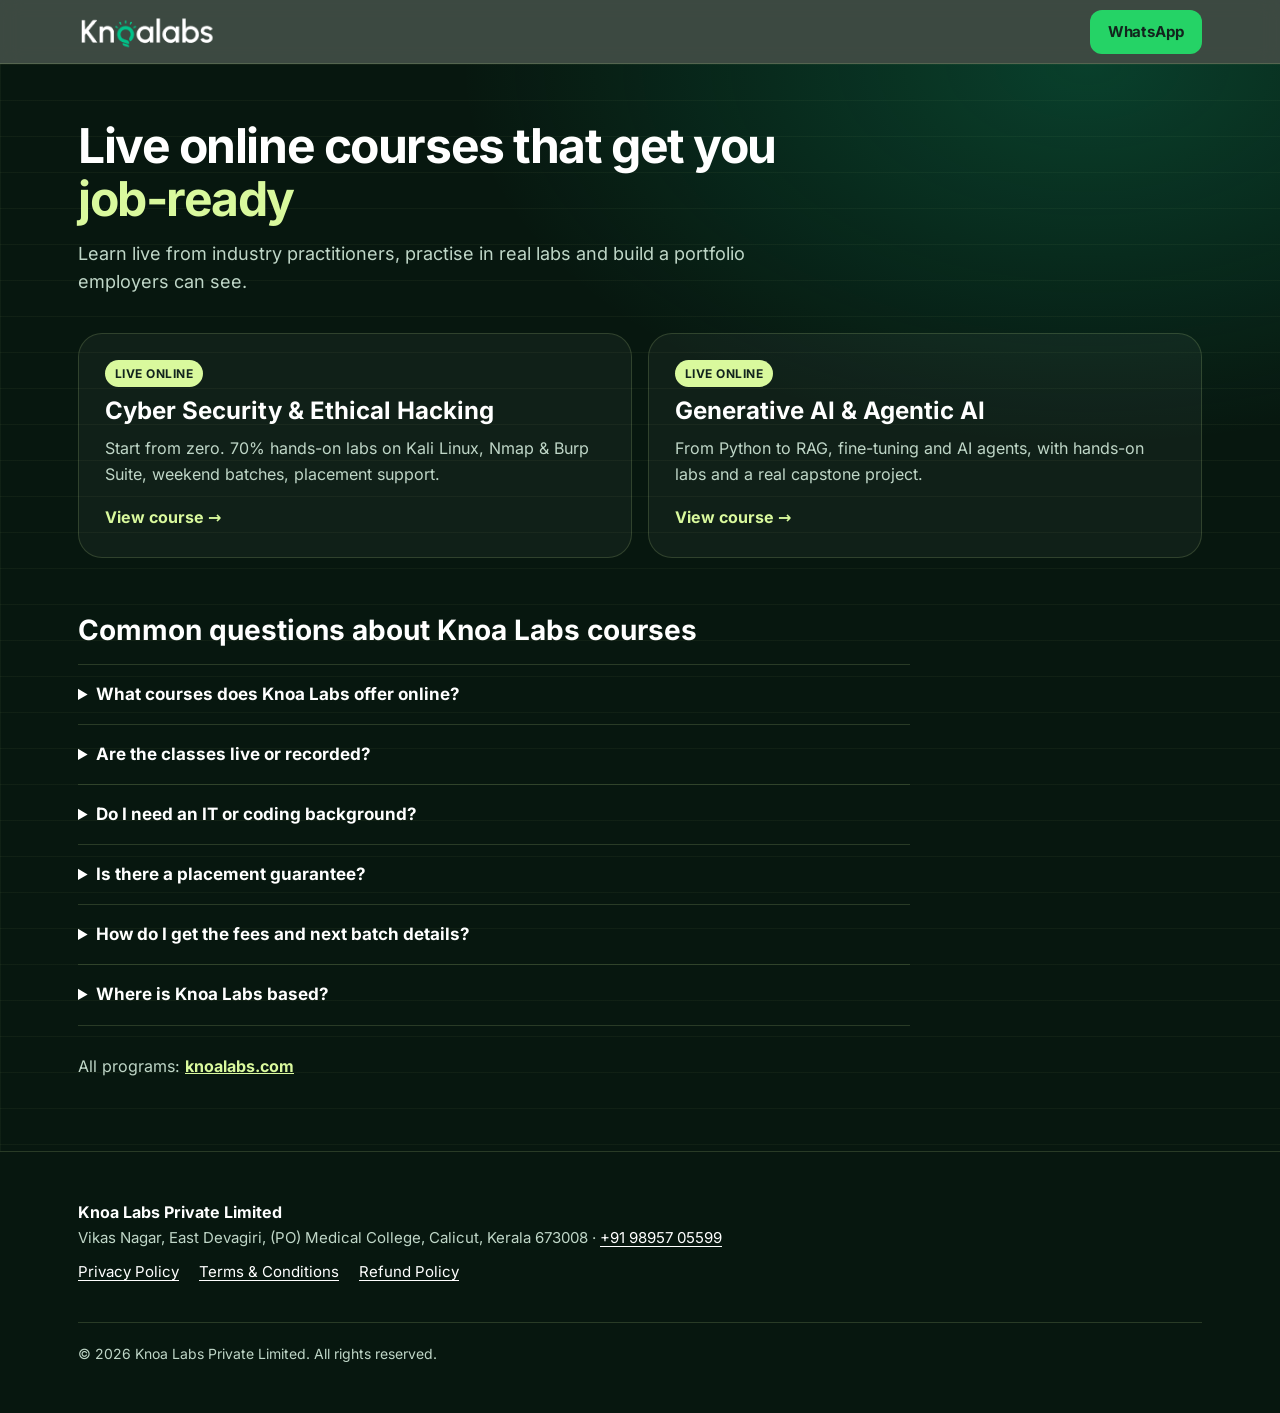
<file: index.html>
<!doctype html>
<html lang="en-IN">
<head>
<meta charset="utf-8">
<meta name="viewport" content="width=device-width, initial-scale=1">
<title>Knoa Labs | Live Online Courses in Cyber Security &amp; Generative AI</title>
<meta name="description" content="Knoa Labs live online courses: Cyber Security &amp; Ethical Hacking and Generative AI &amp; Agentic AI. Live classes, hands-on labs and placement support.">
<link rel="canonical" href="https://lp.knoalabs.com/">
<link rel="alternate" hreflang="en-IN" href="https://lp.knoalabs.com/">
<link rel="alternate" hreflang="x-default" href="https://lp.knoalabs.com/">
<link rel="alternate" type="text/plain" href="/llms.txt" title="LLM-readable summary of Knoa Labs courses">
<link rel="manifest" href="/site.webmanifest">
<meta name="robots" content="index, follow, max-image-preview:large, max-snippet:-1, max-video-preview:-1">
<meta name="author" content="Knoa Labs Private Limited">
<meta name="geo.region" content="IN-KL">
<meta name="geo.placename" content="Kozhikode, Kerala">
<meta name="theme-color" content="#07170F">

<meta property="og:type" content="website">
<meta property="og:site_name" content="Knoa Labs">
<meta property="og:title" content="Knoa Labs | Live Online Courses in Cyber Security &amp; Generative AI">
<meta property="og:description" content="Live online courses in Cyber Security &amp; Ethical Hacking and Generative AI &amp; Agentic AI. Live classes, hands-on labs and placement support.">
<meta property="og:url" content="https://lp.knoalabs.com/">
<meta property="og:image" content="https://lp.knoalabs.com/shared/og/og-home-v1.jpg">
<meta property="og:image:width" content="1200">
<meta property="og:image:height" content="630">
<meta property="og:image:type" content="image/jpeg">
<meta property="og:image:alt" content="Knoa Labs live online courses: Cyber Security and Generative AI">
<meta property="og:locale" content="en_IN">
<meta name="twitter:card" content="summary_large_image">
<meta name="twitter:title" content="Knoa Labs | Live Online Courses in Cyber Security &amp; Generative AI">
<meta name="twitter:description" content="Live classes, hands-on labs and placement support. Cyber Security &amp; Ethical Hacking, Generative AI &amp; Agentic AI.">
<meta name="twitter:image" content="https://lp.knoalabs.com/shared/og/og-home-v1.jpg">
<meta name="twitter:image:alt" content="Knoa Labs live online courses: Cyber Security and Generative AI">

<!-- Order matters: page CONFIG first, then shared tracking -->
<script src="/shared/page-home.js?v=1" defer></script>
<script src="/shared/tracking.js?v=8" defer></script>
<!-- Site icon: Google Search / Google Ads read it from this homepage (sizes must be multiples of 48px) -->
<link rel="icon" href="https://lp.knoalabs.com/favicon.ico" sizes="48x48">
<link rel="icon" href="https://lp.knoalabs.com/favicon-48x48.png" type="image/png" sizes="48x48">
<link rel="icon" href="https://lp.knoalabs.com/favicon-96x96.png" type="image/png" sizes="96x96">
<link rel="apple-touch-icon" href="https://lp.knoalabs.com/shared/icons/apple-touch-icon.png">
<link rel="preload" href="/shared/fonts/inter-latin-700.woff2" as="font" type="font/woff2" crossorigin>
<link rel="stylesheet" href="/shared/base.css?v=6">
<script type="application/ld+json">
{
  "@context": "https://schema.org",
  "@graph": [
    {
      "@type": [
        "Organization",
        "EducationalOrganization"
      ],
      "@id": "https://knoalabs.com/#organization",
      "name": "Knoa Labs",
      "legalName": "Knoa Labs Private Limited",
      "url": "https://knoalabs.com",
      "logo": "https://lp.knoalabs.com/shared/icons/apple-touch-icon.png",
      "email": "business@knoalabs.com",
      "telephone": "+91-98957-05599",
      "address": {
        "@type": "PostalAddress",
        "streetAddress": "Vikas Nagar, East Devagiri, (PO) Medical College",
        "addressLocality": "Kozhikode",
        "addressRegion": "Kerala",
        "postalCode": "673008",
        "addressCountry": "IN"
      },
      "areaServed": {
        "@type": "Country",
        "name": "India"
      },
      "contactPoint": [
        {
          "@type": "ContactPoint",
          "contactType": "admissions",
          "telephone": "+91-98957-05599",
          "email": "business@knoalabs.com",
          "areaServed": "IN",
          "availableLanguage": [
            "English"
          ]
        }
      ],
      "sameAs": [
        "https://knoalabs.com"
      ]
    },
    {
      "@type": "WebSite",
      "@id": "https://lp.knoalabs.com/#website",
      "url": "https://lp.knoalabs.com/",
      "name": "Knoa Labs Live Online Courses",
      "inLanguage": "en-IN",
      "publisher": {
        "@id": "https://knoalabs.com/#organization"
      }
    },
    {
      "@type": "CollectionPage",
      "@id": "https://lp.knoalabs.com/#webpage",
      "url": "https://lp.knoalabs.com/",
      "name": "Knoa Labs | Live Online Courses in Cyber Security & Generative AI",
      "inLanguage": "en-IN",
      "isPartOf": {
        "@id": "https://lp.knoalabs.com/#website"
      },
      "about": {
        "@id": "https://knoalabs.com/#organization"
      },
      "primaryImageOfPage": {
        "@type": "ImageObject",
        "url": "https://lp.knoalabs.com/shared/og/og-home-v1.jpg",
        "width": 1200,
        "height": 630
      },
      "mainEntity": {
        "@id": "https://lp.knoalabs.com/#courses"
      },
      "dateModified": "2026-10-30"
    },
    {
      "@type": "ItemList",
      "@id": "https://lp.knoalabs.com/#courses",
      "name": "Knoa Labs live online courses",
      "itemListElement": [
        {
          "@type": "ListItem",
          "position": 1,
          "url": "https://lp.knoalabs.com/cyber-security",
          "item": {
            "@type": "Course",
            "name": "Live Online Cyber Security & Ethical Hacking Course",
            "description": "Live online cyber security and ethical hacking course for beginners: 12 modules over 3–4 months, 70% hands-on labs on Kali Linux, Nmap and Burp Suite, a capstone penetration test project and placement support.",
            "url": "https://lp.knoalabs.com/cyber-security",
            "provider": {
              "@id": "https://knoalabs.com/#organization"
            }
          }
        },
        {
          "@type": "ListItem",
          "position": 2,
          "url": "https://lp.knoalabs.com/Generativeai&Agenticai/online-course",
          "item": {
            "@type": "Course",
            "name": "Live Online Generative AI & Agentic AI Course",
            "description": "Live online Generative AI and Agentic AI course: 19 modules over 3–4 months, from Python fundamentals to RAG, fine-tuning and AI agents, with hands-on labs, a real capstone project and a Knoa Labs certificate.",
            "url": "https://lp.knoalabs.com/Generativeai&Agenticai/online-course",
            "provider": {
              "@id": "https://knoalabs.com/#organization"
            }
          }
        }
      ]
    },
    {
      "@type": "FAQPage",
      "@id": "https://lp.knoalabs.com/#faq",
      "mainEntity": [
        {
          "@type": "Question",
          "name": "What courses does Knoa Labs offer online?",
          "acceptedAnswer": {
            "@type": "Answer",
            "text": "Knoa Labs offers two live online courses: Cyber Security & Ethical Hacking (12 modules, 3–4 months) and Generative AI & Agentic AI (19 modules, 3–4 months). Both include hands-on labs, a capstone project and placement support."
          }
        },
        {
          "@type": "Question",
          "name": "Are the classes live or recorded?",
          "acceptedAnswer": {
            "@type": "Answer",
            "text": "Both courses are taught live online. Cyber Security classes run on Saturdays and Sundays, 2–3 hours a day, and recordings stay available for life. Gen AI & Agentic AI sessions run up to 3 hours each, and an advisor shares the exact batch timings."
          }
        },
        {
          "@type": "Question",
          "name": "Do I need an IT or coding background?",
          "acceptedAnswer": {
            "@type": "Answer",
            "text": "No. The Cyber Security course starts with computer basics, networking and Linux, and the Gen AI & Agentic AI course teaches Python from scratch. You need a laptop with 8 GB RAM, a stable internet connection and a few hours each week."
          }
        },
        {
          "@type": "Question",
          "name": "Is there a placement guarantee?",
          "acceptedAnswer": {
            "@type": "Answer",
            "text": "No. Knoa Labs gives placement support, including resume and LinkedIn guidance, interview preparation and a capstone project you can show employers, but it does not guarantee a job."
          }
        },
        {
          "@type": "Question",
          "name": "How do I get the fees and next batch details?",
          "acceptedAnswer": {
            "@type": "Answer",
            "text": "Fill in the enquiry form on either course page or message Knoa Labs on WhatsApp at +91 98957 05599. An advisor replies with the fee structure and batch timings, usually within 30 minutes (9am–8pm)."
          }
        },
        {
          "@type": "Question",
          "name": "Where is Knoa Labs based?",
          "acceptedAnswer": {
            "@type": "Answer",
            "text": "Knoa Labs Private Limited is based in Calicut (Kozhikode), Kerala, India. The courses are taught live online."
          }
        }
      ]
    }
  ]
}
</script>
<style>
  .home { min-height: calc(100vh - var(--header-h)); padding: 56px 0 72px; color: var(--on-dark);
          background-color: var(--kn-night); background-image: radial-gradient(70% 50% at 85% 0%, rgba(16,185,129,.25), transparent 70%), var(--grid-lines); background-size: auto, 36px 36px; }
  .home h1 { font-size: 34px; line-height: 1.1; letter-spacing: -.03em; max-width: 18em; }
  .home h1 span { color: var(--kn-lime); white-space: nowrap; }
  .home__lead { margin-top: 14px; color: var(--on-dark-muted); font-size: 18px; max-width: 40em; }
  .courses { display: grid; gap: 16px; margin-top: 36px; }
  @media (min-width: 768px) { .home h1 { font-size: 48px; } .courses { grid-template-columns: 1fr 1fr; } }
  .course { display: flex; flex-direction: column; gap: 10px; padding: 26px; border-radius: var(--radius-lg); background: rgba(255,255,255,.04);
            border: 1px solid var(--on-dark-line); text-decoration: none; color: inherit; transition: border-color .15s ease, transform .15s ease; }
  .course:hover { border-color: var(--kn-lime); transform: translateY(-2px); }
  .course__tag { width: fit-content; padding: 4px 10px; border-radius: 999px; background: var(--kn-lime); color: var(--kn-ink); font-size: 12px; font-weight: 700; letter-spacing: .04em; text-transform: uppercase; }
  .course h2 { font-size: 24px; line-height: 1.2; }
  .course p { color: var(--on-dark-muted); }
  .course__go { margin-top: auto; padding-top: 8px; font-weight: 700; color: var(--kn-lime); }
  .hfaq { margin-top: 56px; max-width: 52em; }
  .hfaq h2 { font-size: 28px; line-height: 1.2; margin-bottom: 16px; }
  .hfaq details { border-top: 1px solid var(--on-dark-line); }
  .hfaq details:last-child { border-bottom: 1px solid var(--on-dark-line); }
  .hfaq summary { cursor: pointer; padding: 16px 0; font-weight: 700; font-size: 17px; list-style-position: inside; }
  .hfaq summary:focus-visible { outline: 2px solid var(--kn-lime); outline-offset: 2px; }
  .hfaq p { padding: 0 0 18px; color: var(--on-dark-muted); }
  .home__more { margin-top: 28px; color: var(--on-dark-muted); }
  .home__more a { color: var(--kn-lime); font-weight: 700; }
</style>
</head>
<body>
<header class="site-header">
  <div class="container site-header__inner">
    <a class="site-header__logo" href="https://knoalabs.com" aria-label="Knoa Labs home">
      <img src="/shared/icons/logo-white.webp" alt="Knoa Labs" width="154" height="40">
    </a>
    <div class="site-header__actions">
      <a class="btn btn--wa" href="https://wa.me/919895705599" data-wa data-loc="home_header" target="_blank" rel="noopener">WhatsApp</a>
    </div>
  </div>
</header>

<main class="home">
  <div class="container">
    <h1>Live online courses that get you <span>job-ready</span></h1>
    <p class="home__lead">Learn live from industry practitioners, practise in real labs and build a portfolio employers can see.</p>
    <div class="courses">
      <a class="course" href="/cyber-security">
        <span class="course__tag">Live online</span>
        <h2>Cyber Security &amp; Ethical Hacking</h2>
        <p>Start from zero. 70% hands-on labs on Kali Linux, Nmap &amp; Burp Suite, weekend batches, placement support.</p>
        <span class="course__go">View course →</span>
      </a>
      <a class="course" href="/Generativeai&amp;Agenticai/online-course">
        <span class="course__tag">Live online</span>
        <h2>Generative AI &amp; Agentic AI</h2>
        <p>From Python to RAG, fine-tuning and AI agents, with hands-on labs and a real capstone project.</p>
        <span class="course__go">View course →</span>
      </a>
    </div>
    <section class="hfaq" aria-labelledby="hfaq-title">
      <h2 id="hfaq-title">Common questions about Knoa Labs courses</h2>
      <div data-faq>
        <details>
          <summary>What courses does Knoa Labs offer online?</summary>
          <p>Knoa Labs offers two live online courses: Cyber Security &amp; Ethical Hacking (12 modules, 3–4 months) and Generative AI &amp; Agentic AI (19 modules, 3–4 months). Both include hands-on labs, a capstone project and placement support.</p>
        </details>
        <details>
          <summary>Are the classes live or recorded?</summary>
          <p>Both courses are taught live online. Cyber Security classes run on Saturdays and Sundays, 2–3 hours a day, and recordings stay available for life. Gen AI &amp; Agentic AI sessions run up to 3 hours each, and an advisor shares the exact batch timings.</p>
        </details>
        <details>
          <summary>Do I need an IT or coding background?</summary>
          <p>No. The Cyber Security course starts with computer basics, networking and Linux, and the Gen AI &amp; Agentic AI course teaches Python from scratch. You need a laptop with 8 GB RAM, a stable internet connection and a few hours each week.</p>
        </details>
        <details>
          <summary>Is there a placement guarantee?</summary>
          <p>No. Knoa Labs gives placement support, including resume and LinkedIn guidance, interview preparation and a capstone project you can show employers, but it does not guarantee a job.</p>
        </details>
        <details>
          <summary>How do I get the fees and next batch details?</summary>
          <p>Fill in the enquiry form on either course page or message Knoa Labs on WhatsApp at +91 98957 05599. An advisor replies with the fee structure and batch timings, usually within 30 minutes (9am–8pm).</p>
        </details>
        <details>
          <summary>Where is Knoa Labs based?</summary>
          <p>Knoa Labs Private Limited is based in Calicut (Kozhikode), Kerala, India. The courses are taught live online.</p>
        </details>
      </div>
    </section>

    <p class="home__more">All programs: <a href="https://knoalabs.com">knoalabs.com</a></p>
  </div>
</main>

<footer class="site-footer">
  <div class="container">
    <p class="site-footer__brand">Knoa Labs Private Limited</p>
    <address style="font-style:normal">Vikas Nagar, East Devagiri, (PO) Medical College, Calicut, Kerala 673008 · <a href="tel:+919895705599" data-tel data-loc="home_footer">+91 98957 05599</a></address>
    <ul class="site-footer__links">
      <li><a href="https://knoalabs.com/privacy-policy/">Privacy Policy</a></li>
      <li><a href="https://knoalabs.com/terms-conditions/">Terms &amp; Conditions</a></li>
      <li><a href="/refund">Refund Policy</a></li>
    </ul>
    <p class="site-footer__legal">© 2026 Knoa Labs Private Limited. All rights reserved.</p>
  </div>
</footer>
</body>
</html>
</file>
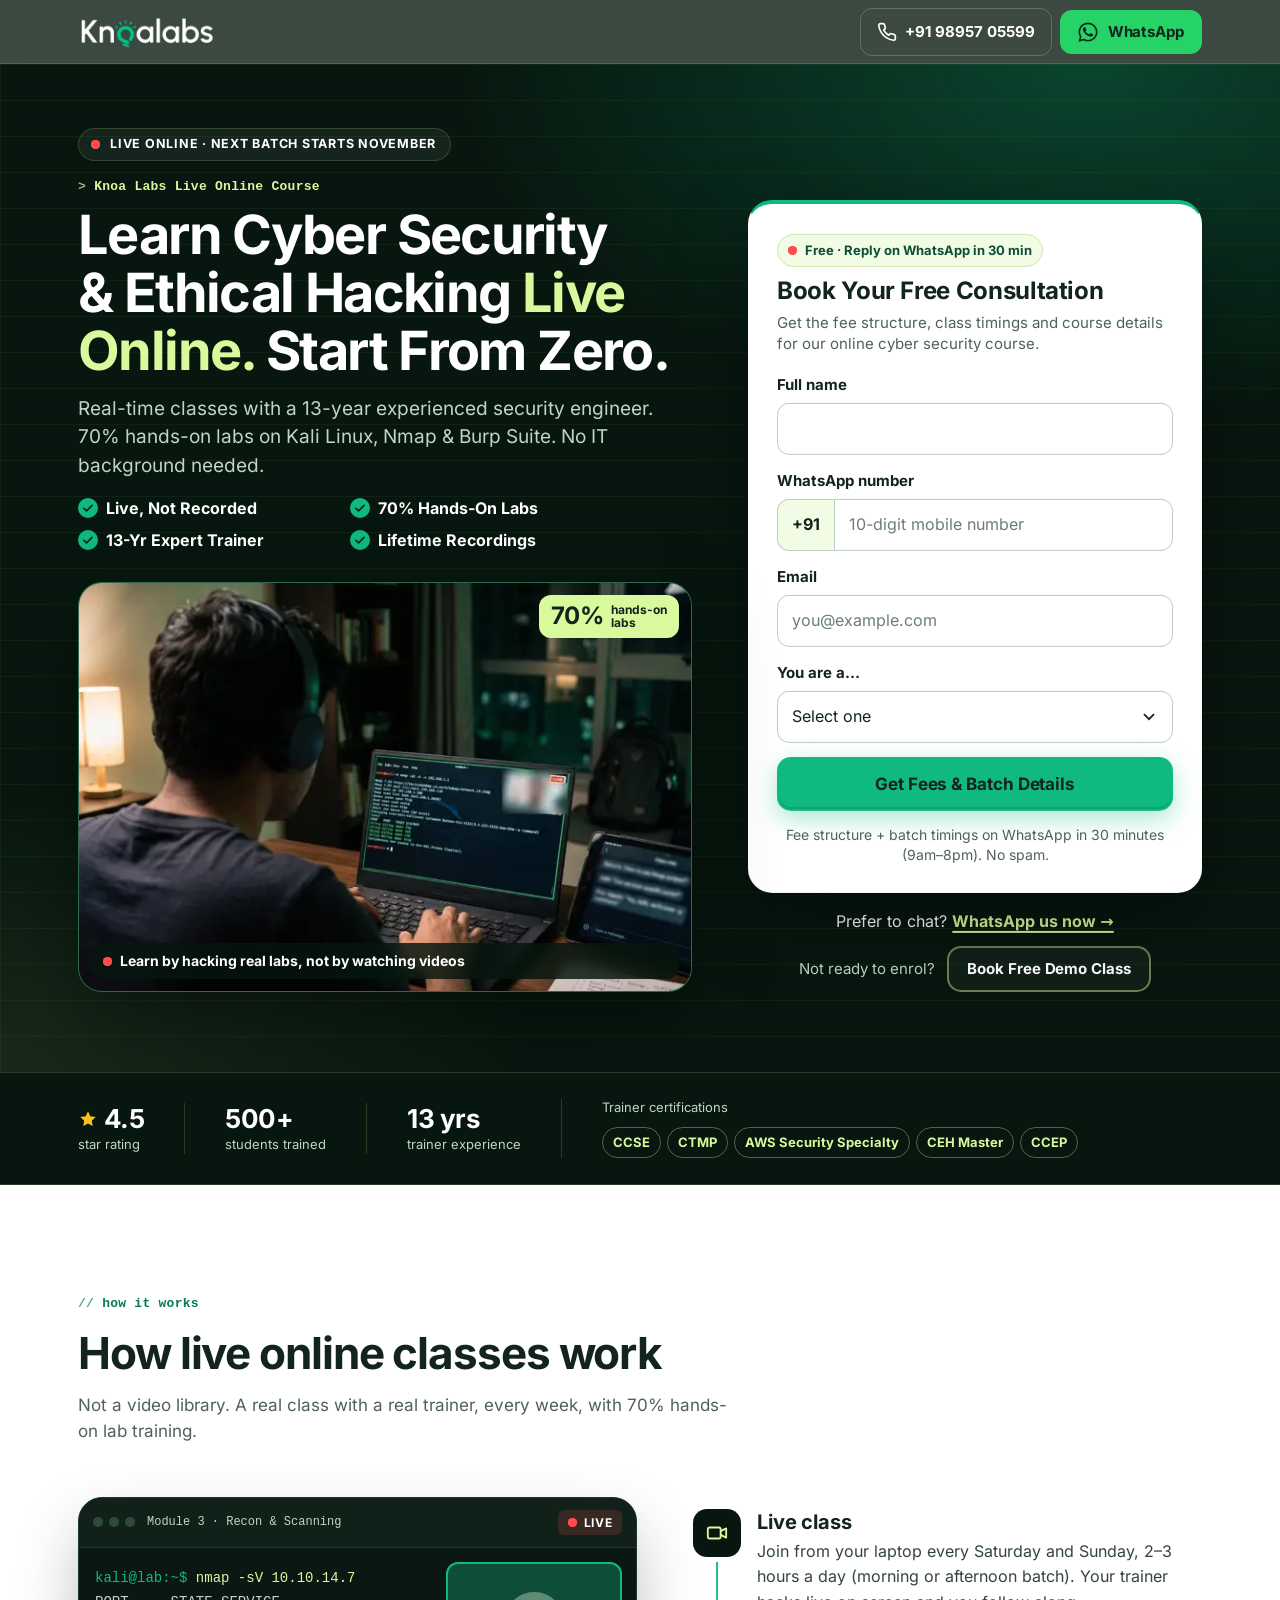
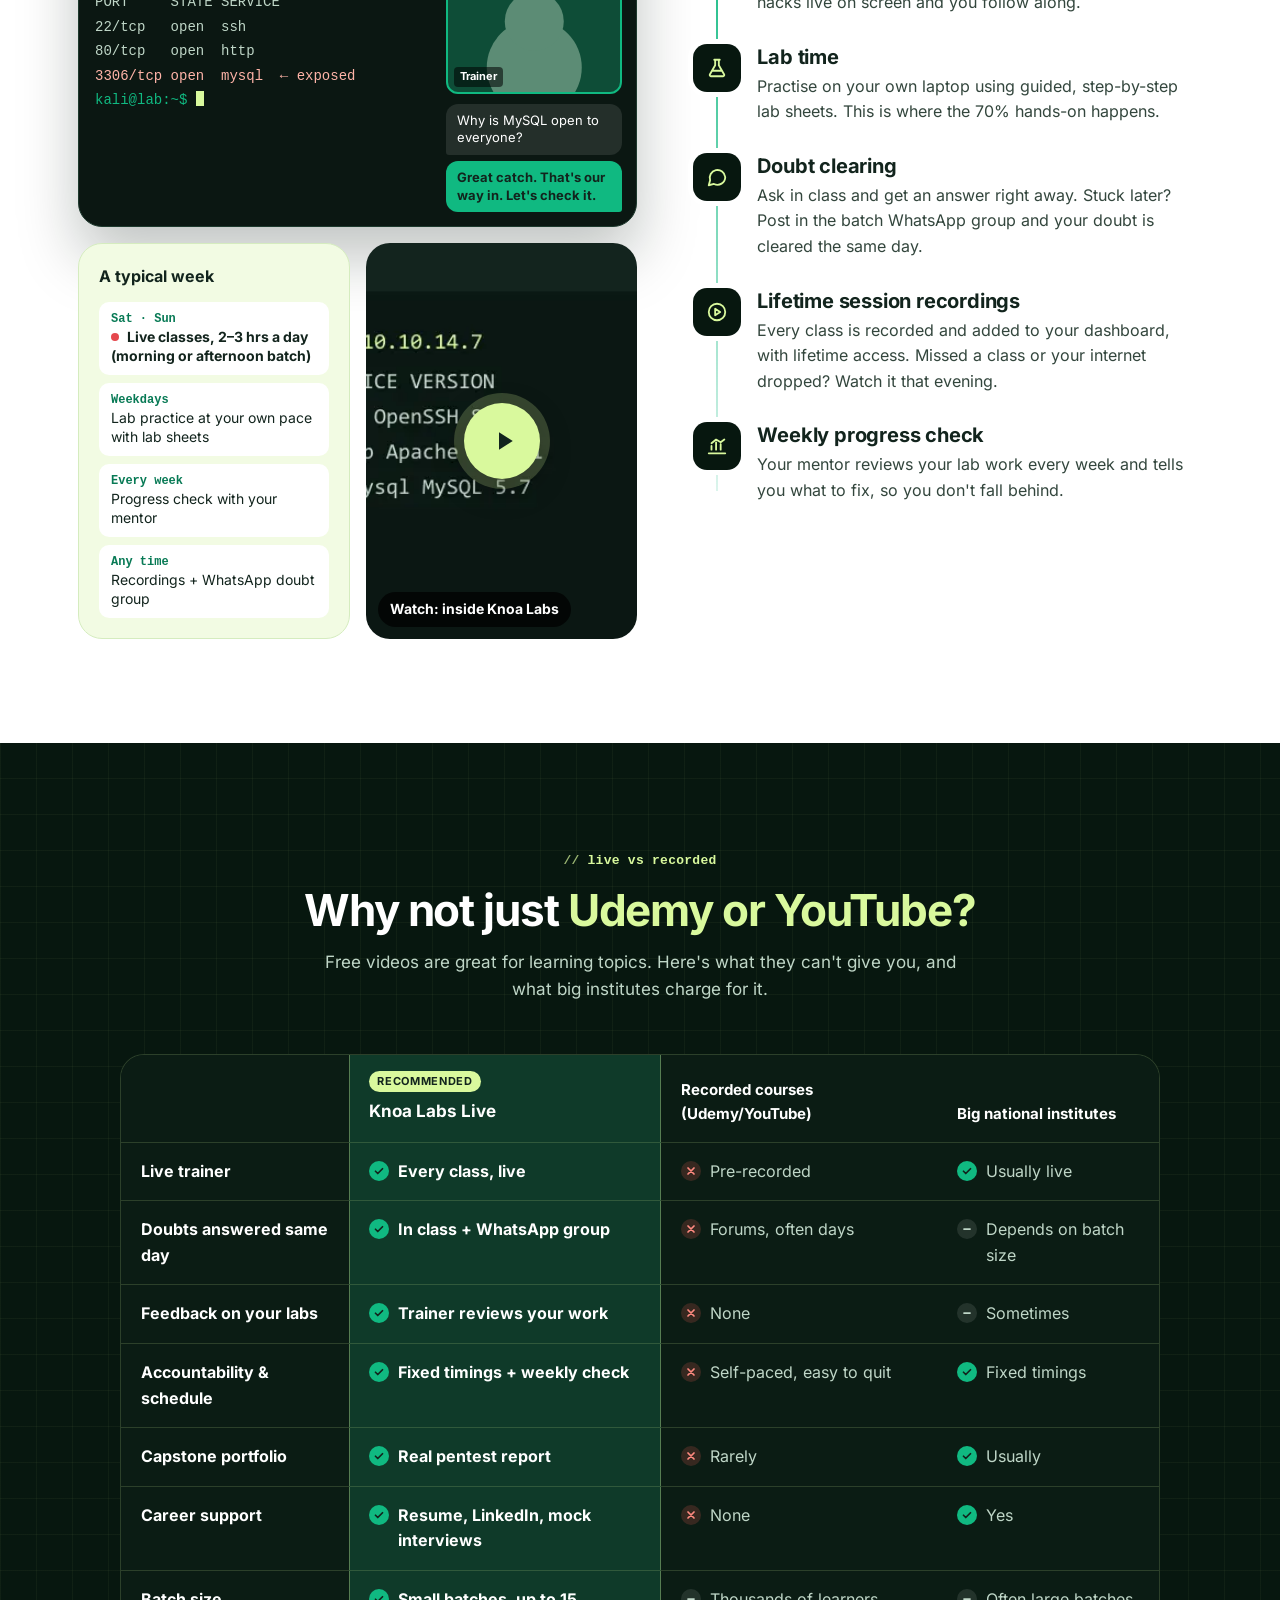
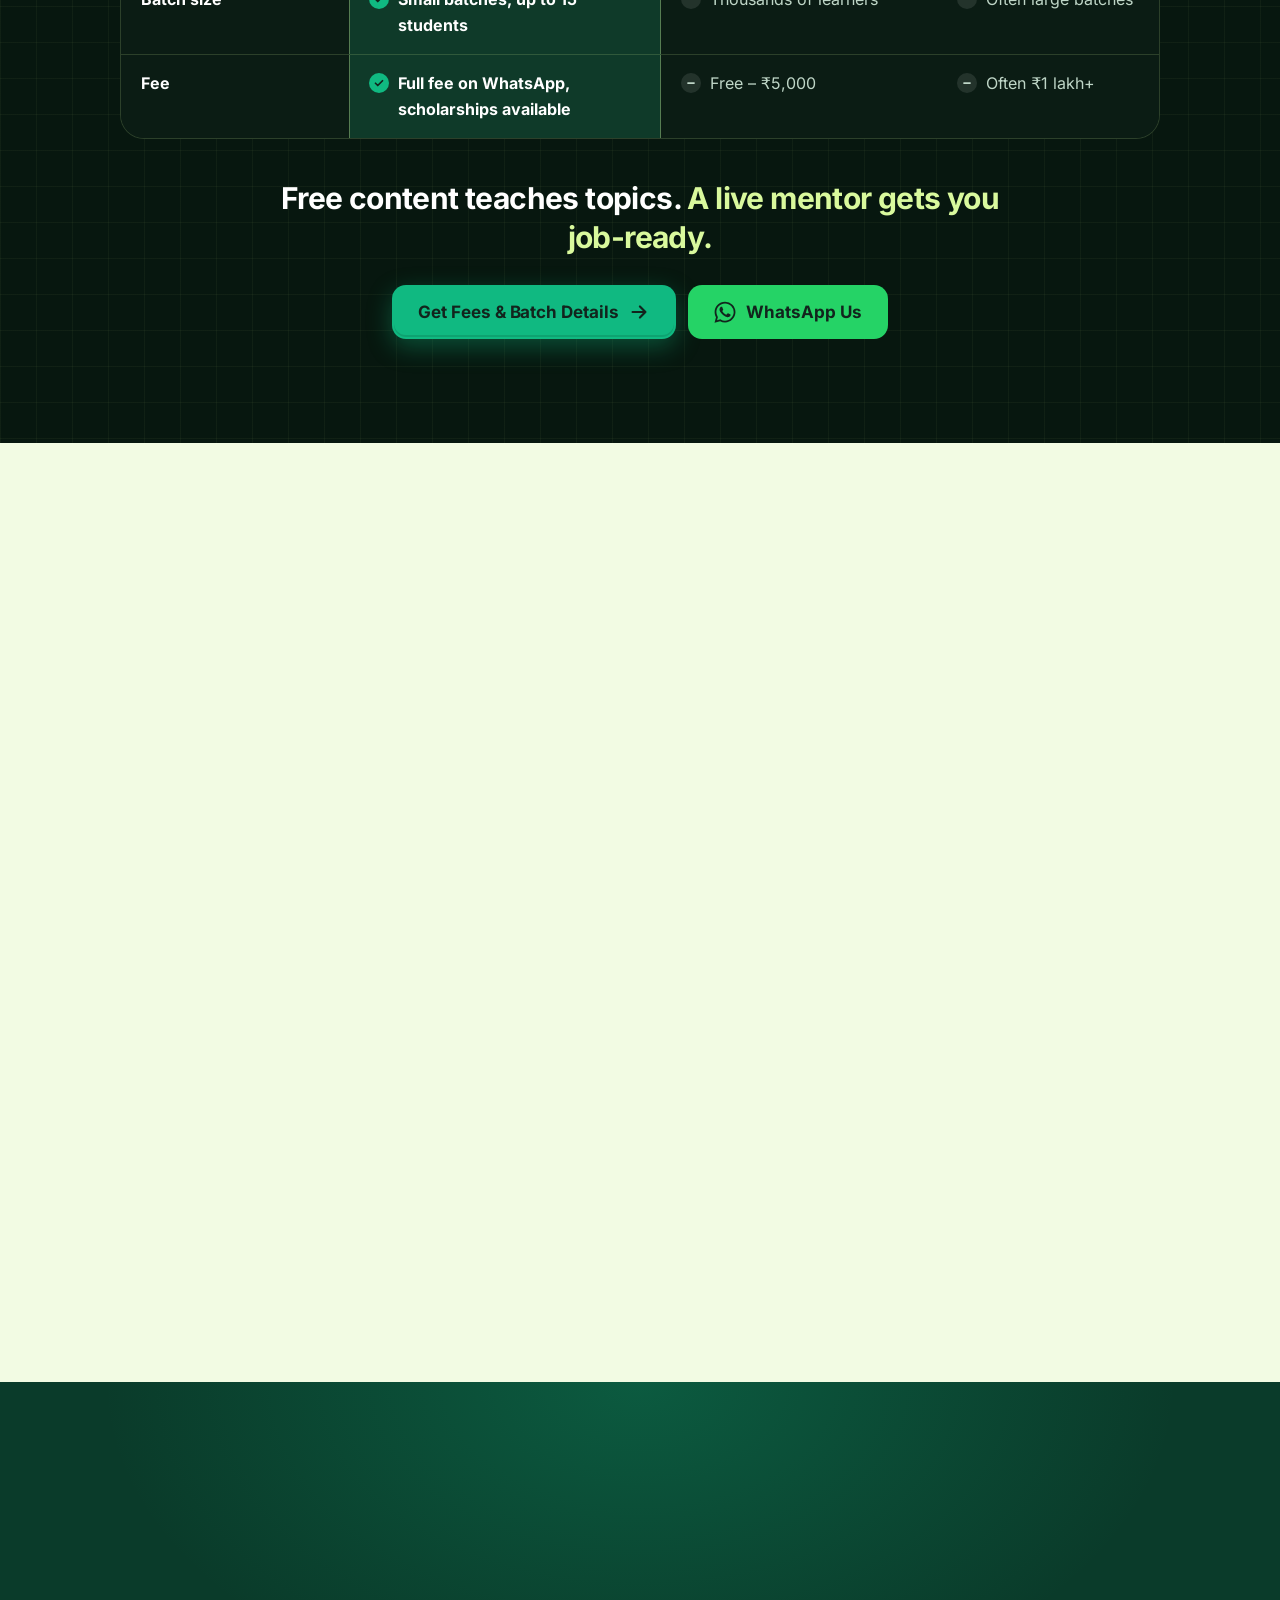
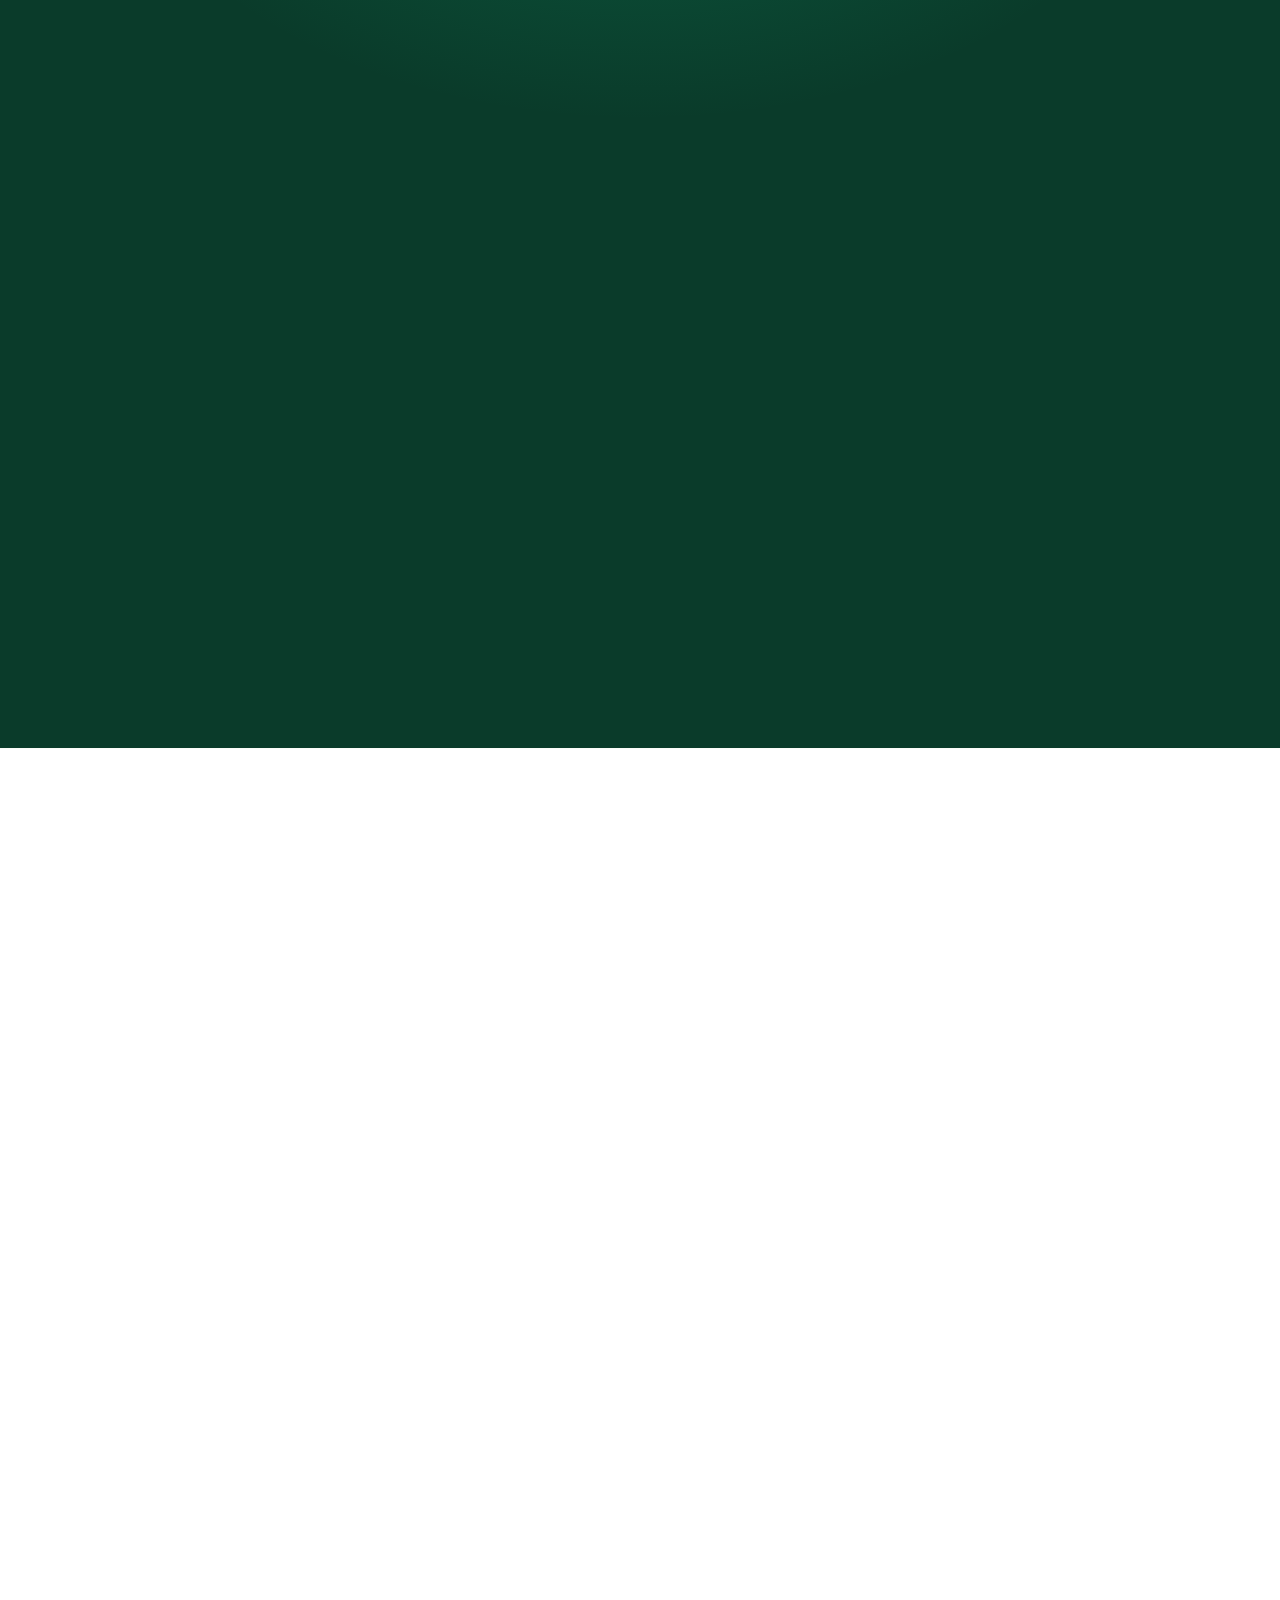
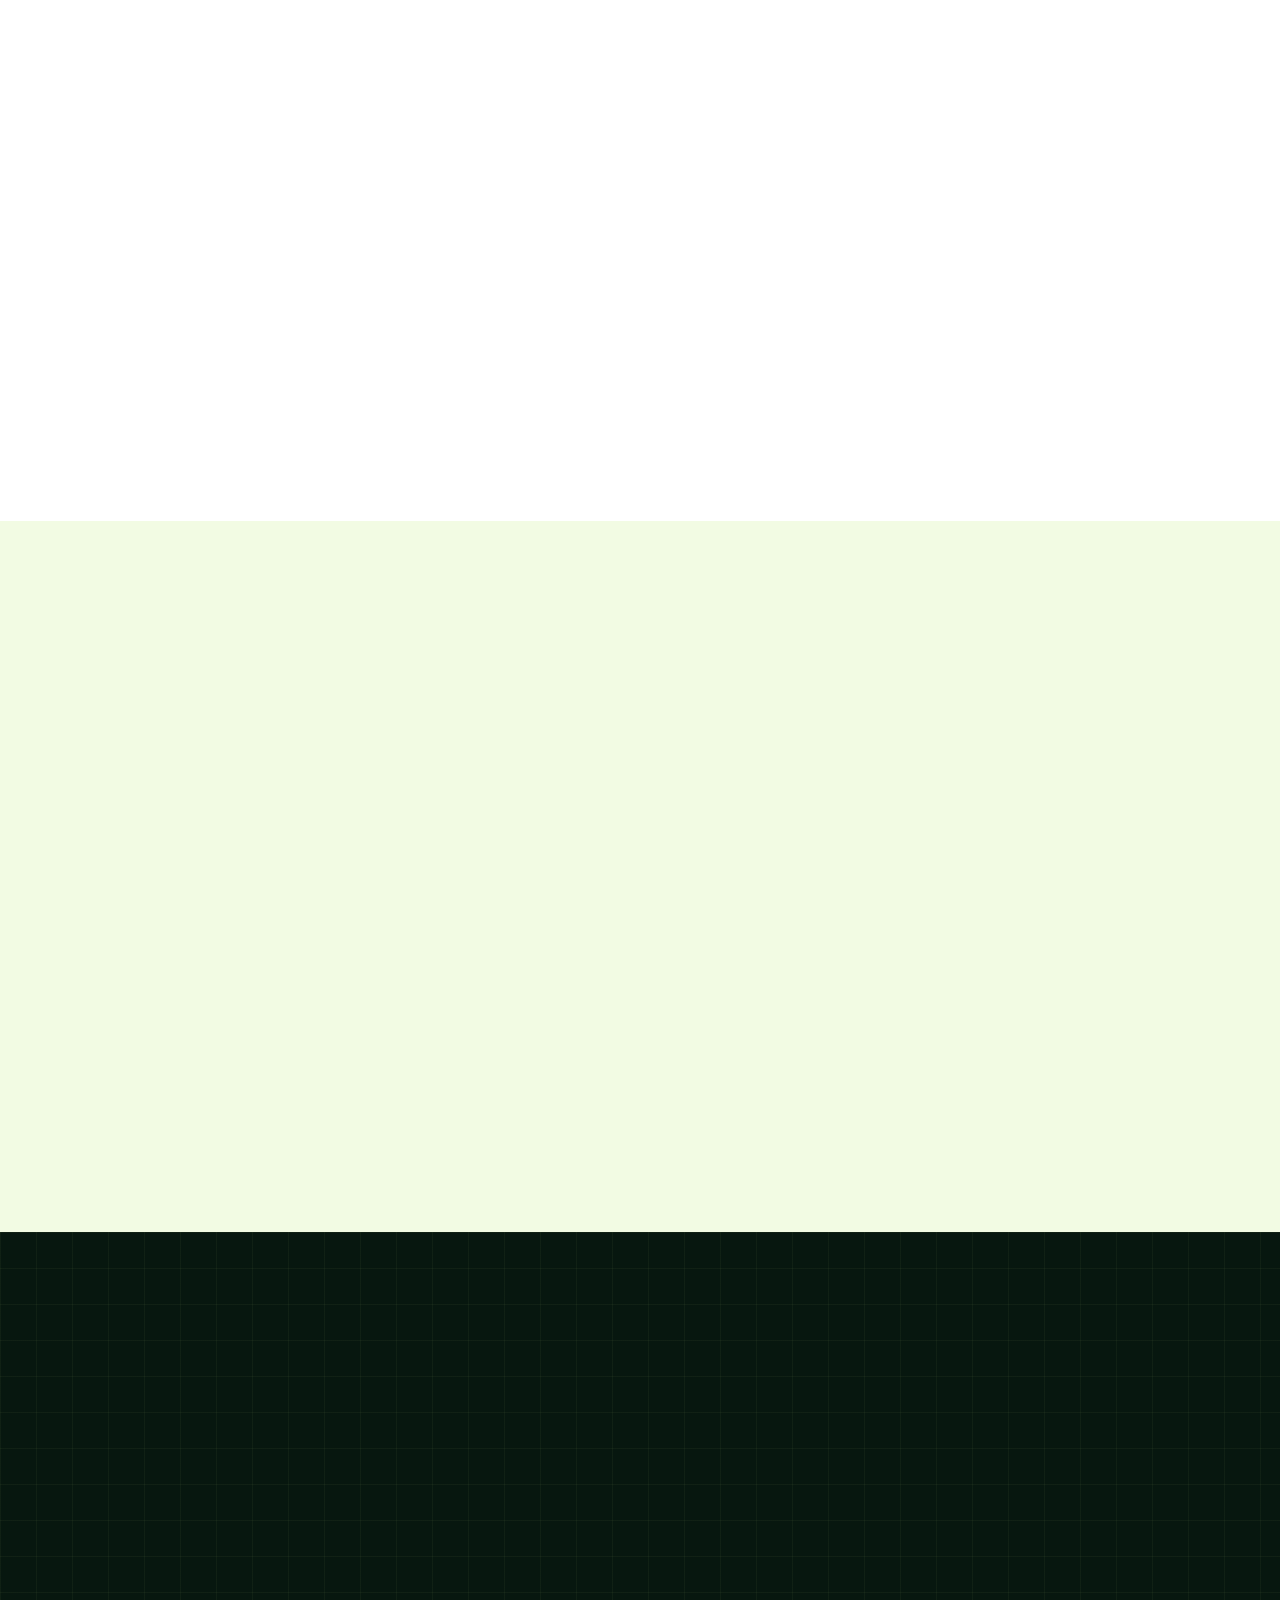
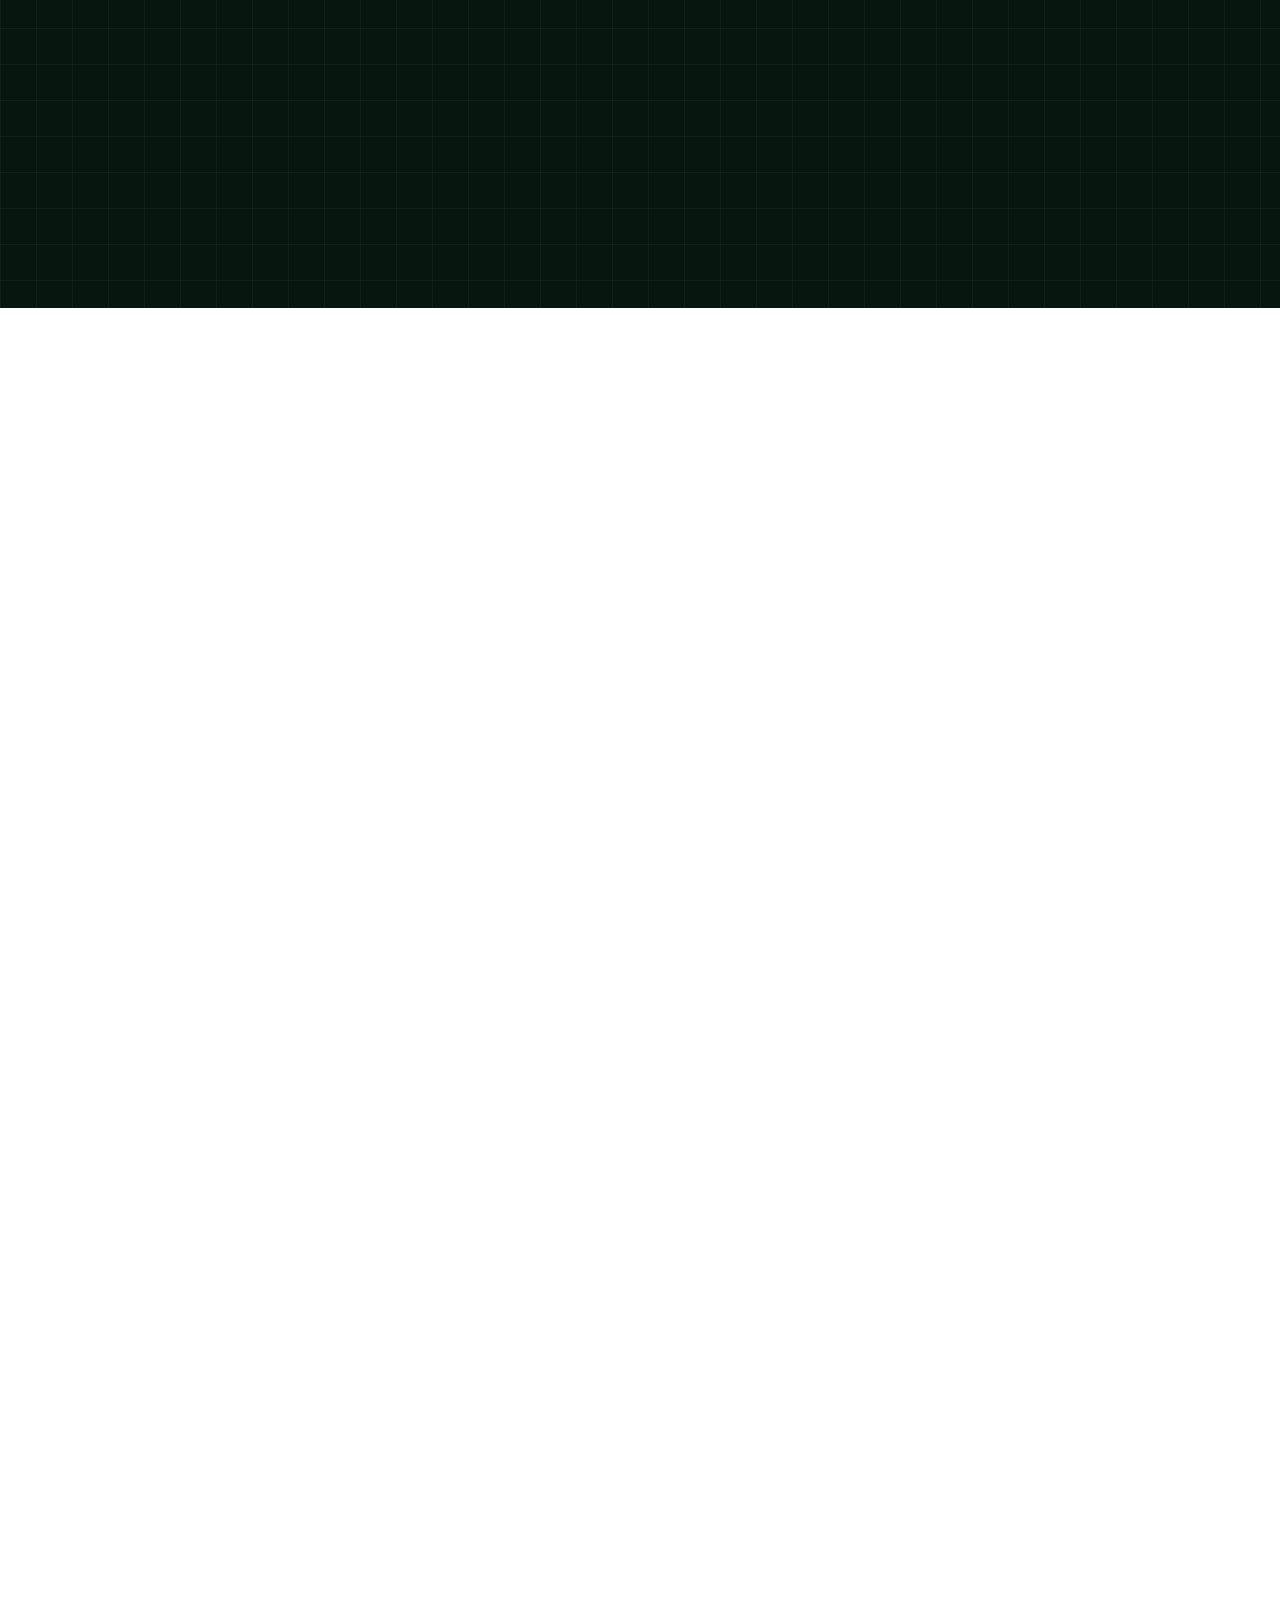
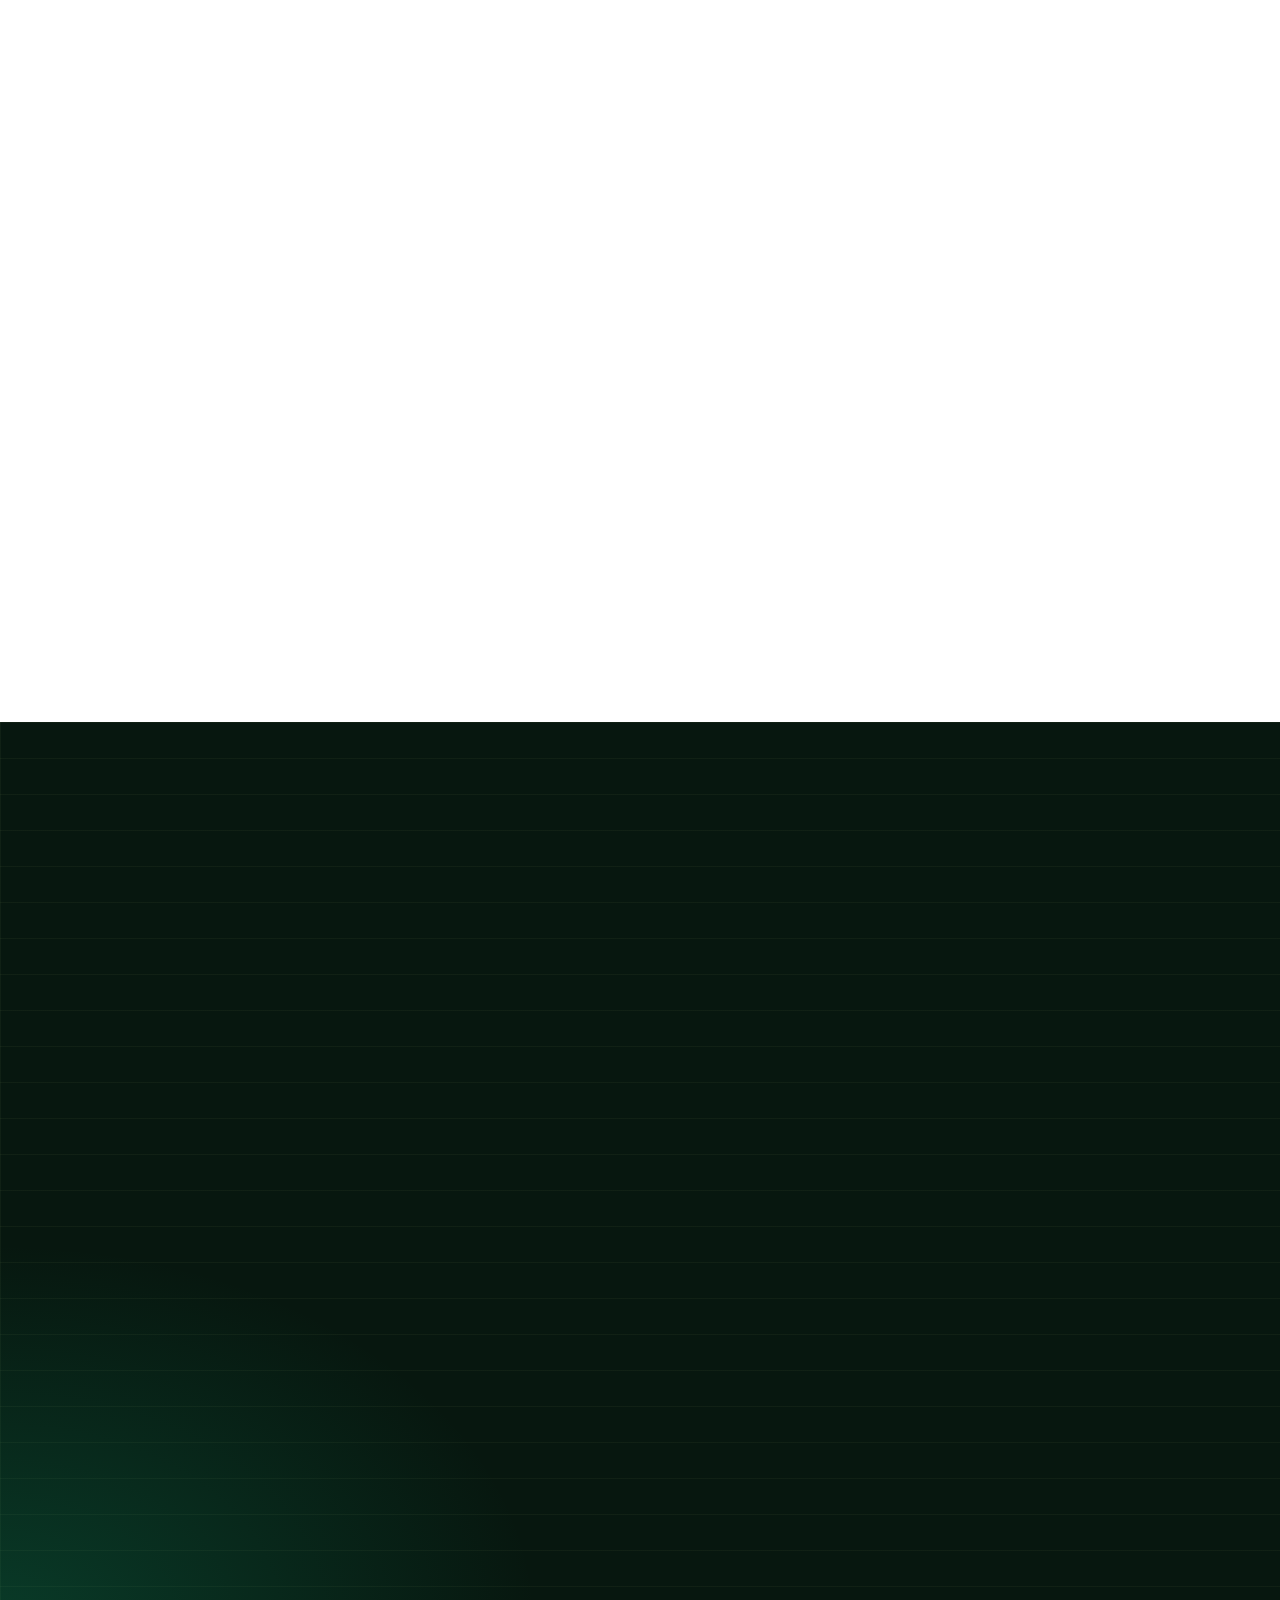
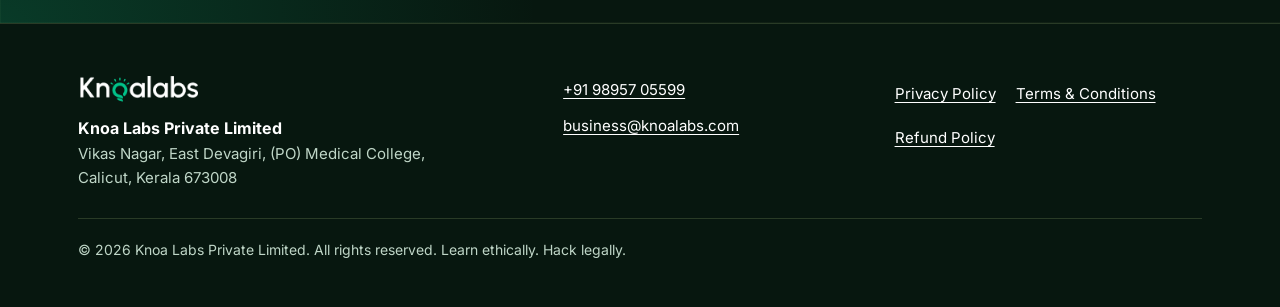
<file: cyber-security/index.html>
<!doctype html>
<html lang="en-IN">
<head>
<meta charset="utf-8">
<meta name="viewport" content="width=device-width, initial-scale=1">
<title>Live Online Cyber Security Course | Ethical Hacking | Knoa Labs</title>
<meta name="description" content="Live online cyber security &amp; ethical hacking course by a 13-year security engineer. 70% hands-on labs on Kali Linux, Nmap &amp; Burp Suite. Start from zero.">
<link rel="canonical" href="https://lp.knoalabs.com/cyber-security">
<link rel="alternate" hreflang="en-IN" href="https://lp.knoalabs.com/cyber-security">
<link rel="alternate" hreflang="x-default" href="https://lp.knoalabs.com/cyber-security">
<link rel="alternate" type="text/plain" href="/llms.txt" title="LLM-readable summary of Knoa Labs courses">
<link rel="manifest" href="/site.webmanifest">
<meta name="author" content="Knoa Labs Private Limited">
<meta name="geo.region" content="IN-KL">
<meta name="geo.placename" content="Kozhikode, Kerala">
<meta name="robots" content="index, follow, max-image-preview:large, max-snippet:-1, max-video-preview:-1">
<meta name="theme-color" content="#07170F">

<!-- ?kw= H1 swap: runs before first paint. Whitelist only; URL text is never written into the DOM.
     Keep in sync with LP_CONFIG.KEYWORDS in page.js. Visibility is handled in page.css (html[data-kw]). -->
<script>(function(){try{var k=(new URLSearchParams(location.search).get('kw')||'').toLowerCase();if(k==='hacking'||k==='analyst'){document.documentElement.setAttribute('data-kw',k);}if(location.hash.length>1){document.documentElement.classList.add('cv-off');}}catch(e){}})();</script>

<link rel="preload" href="/shared/fonts/inter-latin-700.woff2" as="font" type="font/woff2" crossorigin>
<link rel="preload" href="/shared/fonts/inter-latin-400.woff2" as="font" type="font/woff2" crossorigin>
<!-- Hero photo is above the fold on desktop only (on mobile it sits below the form) -->
<link rel="preload" as="image" href="/cyber-security/assets/hero-live-class-1200.webp" imagesrcset="/cyber-security/assets/hero-live-class-640.webp 640w, /cyber-security/assets/hero-live-class-1200.webp 1200w" imagesizes="(min-width: 960px) 620px, 100vw" media="(min-width: 960px)">
<link rel="stylesheet" href="/shared/base.css?v=6">
<link rel="stylesheet" href="/cyber-security/page.css?v=8">

<link rel="icon" href="https://lp.knoalabs.com/favicon.ico" sizes="48x48">
<link rel="icon" href="https://lp.knoalabs.com/favicon-48x48.png" type="image/png" sizes="48x48">
<link rel="icon" href="https://lp.knoalabs.com/favicon-96x96.png" type="image/png" sizes="96x96">
<link rel="apple-touch-icon" href="https://lp.knoalabs.com/shared/icons/apple-touch-icon.png">

<meta property="og:type" content="website">
<meta property="og:site_name" content="Knoa Labs">
<meta property="og:title" content="Live Online Cyber Security &amp; Ethical Hacking Course | Knoa Labs">
<meta property="og:description" content="Real-time classes with a 13-year experienced security engineer. 70% hands-on labs. Start from zero, no IT background needed.">
<meta property="og:url" content="https://lp.knoalabs.com/cyber-security">
<meta property="og:image" content="https://lp.knoalabs.com/cyber-security/assets/og-image.jpg">
<meta property="og:image:width" content="1200">
<meta property="og:image:height" content="630">
<meta property="og:image:type" content="image/jpeg">
<meta property="og:image:alt" content="Learn Cyber Security and Ethical Hacking live online with Knoa Labs">
<meta property="og:locale" content="en_IN">
<meta name="twitter:card" content="summary_large_image">
<meta name="twitter:title" content="Live Online Cyber Security &amp; Ethical Hacking Course | Knoa Labs">
<meta name="twitter:description" content="Real-time classes with a 13-year experienced security engineer. 70% hands-on labs. Start from zero, no IT background needed.">
<meta name="twitter:image" content="https://lp.knoalabs.com/cyber-security/assets/og-image.jpg">
<meta name="twitter:image:alt" content="Learn Cyber Security and Ethical Hacking live online with Knoa Labs">

<!-- Order matters: page CONFIG first, then shared tracking, then the form handler -->
<script src="/cyber-security/page.js?v=14" defer></script>
<script src="/shared/tracking.js?v=8" defer></script>
<script src="/shared/form.js?v=10" defer></script>

<script type="application/ld+json">
{
  "@context": "https://schema.org",
  "@graph": [
    {
      "@type": [
        "Organization",
        "EducationalOrganization"
      ],
      "@id": "https://knoalabs.com/#organization",
      "name": "Knoa Labs",
      "legalName": "Knoa Labs Private Limited",
      "url": "https://knoalabs.com",
      "logo": "https://lp.knoalabs.com/shared/icons/apple-touch-icon.png",
      "email": "business@knoalabs.com",
      "telephone": "+91-98957-05599",
      "address": {
        "@type": "PostalAddress",
        "streetAddress": "Vikas Nagar, East Devagiri, (PO) Medical College",
        "addressLocality": "Kozhikode",
        "addressRegion": "Kerala",
        "postalCode": "673008",
        "addressCountry": "IN"
      },
      "areaServed": {
        "@type": "Country",
        "name": "India"
      },
      "contactPoint": [
        {
          "@type": "ContactPoint",
          "contactType": "admissions",
          "telephone": "+91-98957-05599",
          "email": "business@knoalabs.com",
          "areaServed": "IN",
          "availableLanguage": [
            "English"
          ]
        }
      ],
      "sameAs": [
        "https://knoalabs.com"
      ]
    },
    {
      "@type": "WebSite",
      "@id": "https://lp.knoalabs.com/#website",
      "url": "https://lp.knoalabs.com/",
      "name": "Knoa Labs Live Online Courses",
      "inLanguage": "en-IN",
      "publisher": {
        "@id": "https://knoalabs.com/#organization"
      }
    },
    {
      "@type": "WebPage",
      "@id": "https://lp.knoalabs.com/cyber-security#webpage",
      "url": "https://lp.knoalabs.com/cyber-security",
      "name": "Live Online Cyber Security Course | Ethical Hacking | Knoa Labs",
      "description": "Live online cyber security & ethical hacking course by a 13-year security engineer. 70% hands-on labs on Kali Linux, Nmap & Burp Suite. Start from zero.",
      "inLanguage": "en-IN",
      "isPartOf": {
        "@id": "https://lp.knoalabs.com/#website"
      },
      "about": {
        "@id": "https://lp.knoalabs.com/cyber-security#course"
      },
      "primaryImageOfPage": {
        "@type": "ImageObject",
        "url": "https://lp.knoalabs.com/cyber-security/assets/og-image.jpg",
        "width": 1200,
        "height": 630
      },
      "breadcrumb": {
        "@id": "https://lp.knoalabs.com/cyber-security#breadcrumb"
      },
      "dateModified": "2026-10-30"
    },
    {
      "@type": "BreadcrumbList",
      "@id": "https://lp.knoalabs.com/cyber-security#breadcrumb",
      "itemListElement": [
        {
          "@type": "ListItem",
          "position": 1,
          "name": "Knoa Labs Courses",
          "item": "https://lp.knoalabs.com/"
        },
        {
          "@type": "ListItem",
          "position": 2,
          "name": "Live Online Cyber Security & Ethical Hacking Course",
          "item": "https://lp.knoalabs.com/cyber-security"
        }
      ]
    },
    {
      "@type": "Course",
      "@id": "https://lp.knoalabs.com/cyber-security#course",
      "name": "Live Online Cyber Security & Ethical Hacking Course",
      "description": "Live online cyber security and ethical hacking course for beginners. Real-time classes with a 13-year experienced security engineer, 70% hands-on labs on Kali Linux, Nmap and Burp Suite, a capstone penetration test project and placement support.",
      "url": "https://lp.knoalabs.com/cyber-security",
      "provider": {
        "@id": "https://knoalabs.com/#organization"
      },
      "inLanguage": "en",
      "educationalLevel": "Beginner",
      "teaches": [
        "Ethical hacking",
        "Linux for security",
        "Networking and packet analysis",
        "Network and wireless exploitation",
        "Web application security (OWASP Top 10)",
        "API penetration testing",
        "Mobile application penetration testing",
        "AI / LLM security",
        "Penetration test reporting",
        "Kali Linux",
        "Nmap",
        "Wireshark",
        "Metasploit",
        "Burp Suite"
      ],
      "hasCourseInstance": {
        "@type": "CourseInstance",
        "courseMode": "online",
        "location": {
          "@type": "VirtualLocation",
          "url": "https://lp.knoalabs.com/cyber-security"
        },
        "instructor": {
          "@type": "Person",
          "jobTitle": "Senior Application Security Engineer"
        },
        "courseSchedule": {
          "@type": "Schedule",
          "repeatFrequency": "P1W",
          "byDay": [
            "https://schema.org/Saturday",
            "https://schema.org/Sunday"
          ],
          "duration": "PT3H"
        },
        "courseWorkload": "Live classes on Saturday and Sunday, 2–3 hours a day, for 3–4 months, plus weekday lab practice"
      },
      "coursePrerequisites": "No IT or coding background needed. A laptop with at least 8 GB RAM (Windows, Mac or Linux), a stable internet connection and headphones.",
      "educationalCredentialAwarded": "Knoa Labs course completion certificate",
      "audience": {
        "@type": "Audience",
        "audienceType": "Students, freshers, IT support and network staff, and career switchers"
      },
      "image": "https://lp.knoalabs.com/cyber-security/assets/og-image.jpg"
    },
    {
      "@type": "FAQPage",
      "@id": "https://lp.knoalabs.com/cyber-security#faq",
      "mainEntity": [
        {
          "@type": "Question",
          "name": "How do the live online classes work? What if my internet drops?",
          "acceptedAnswer": {
            "@type": "Answer",
            "text": "You join live classes from your laptop. The trainer teaches and hacks live on screen while you follow along in your own lab, and you can ask questions by voice or chat at any time. If your internet drops, just rejoin. Every class is recorded and added to your dashboard, so you never miss a topic."
          }
        },
        {
          "@type": "Question",
          "name": "Why join a live course instead of Udemy or YouTube?",
          "acceptedAnswer": {
            "@type": "Answer",
            "text": "Free and recorded videos are useful for learning topics, but nobody checks your work, answers your doubts the same day or keeps you on schedule. In a live batch, a working security engineer teaches you in real time, reviews your labs, and helps you build a capstone pentest report you can show employers."
          }
        },
        {
          "@type": "Question",
          "name": "What is the course fee?",
          "acceptedAnswer": {
            "@type": "Answer",
            "text": "We send the full fee structure and any scholarship you qualify for on WhatsApp, usually within 30 minutes (9am–8pm). Just share your name and number in the form above."
          }
        },
        {
          "@type": "Question",
          "name": "Do I need an IT or coding background?",
          "acceptedAnswer": {
            "@type": "Answer",
            "text": "No. The course starts from zero, with computer basics, networking and Linux first. If you can use a computer and can give a few hours each week, you can do this. Coding helps later but isn't needed to start."
          }
        },
        {
          "@type": "Question",
          "name": "What laptop and internet do I need?",
          "acceptedAnswer": {
            "@type": "Answer",
            "text": "A laptop with at least 8 GB RAM (Windows, Mac or Linux), a stable internet connection and headphones. We help you set up your lab in the first week."
          }
        },
        {
          "@type": "Question",
          "name": "What are the class timings? Can I manage with college or a job?",
          "acceptedAnswer": {
            "@type": "Answer",
            "text": "Yes. Live classes are on weekends only: Saturday and Sunday, 2–3 hours a day, with a morning or an afternoon batch. Your weekdays stay free for college or work, and you can practise the labs whenever it suits you."
          }
        },
        {
          "@type": "Question",
          "name": "What if I miss a class?",
          "acceptedAnswer": {
            "@type": "Answer",
            "text": "Watch the recording in your dashboard (you keep lifetime access) and post any doubts in the batch WhatsApp group. The trainer or a mentor answers the same day."
          }
        },
        {
          "@type": "Question",
          "name": "Is there a placement guarantee?",
          "acceptedAnswer": {
            "@type": "Answer",
            "text": "No, and be careful with anyone who promises one. We give placement support: a resume and LinkedIn makeover, mock interviews, a capstone portfolio and honest advice on which roles to apply for. Getting the job depends on your skills and effort, and we help you build both."
          }
        },
        {
          "@type": "Question",
          "name": "Which certificate do I get? Does it prepare me for CEH / Security+?",
          "acceptedAnswer": {
            "@type": "Answer",
            "text": "You get a Knoa Labs course completion certificate after you finish the labs and the capstone project. The syllabus covers most topics in CEH and CompTIA Security+ and we give you a certification roadmap, but the official exams and their fees are separate."
          }
        },
        {
          "@type": "Question",
          "name": "How long is the course?",
          "acceptedAnswer": {
            "@type": "Answer",
            "text": "3–4 months of live weekend classes (Saturday and Sunday, 2–3 hours a day). Recordings stay available for life, so you can revise after the course ends."
          }
        },
        {
          "@type": "Question",
          "name": "Is learning ethical hacking legal?",
          "acceptedAnswer": {
            "@type": "Answer",
            "text": "Yes. Ethical hacking is a recognised profession in India and around the world. You only practise on lab machines and targets you have permission to test. Hacking any system without written permission is a crime under India's IT Act, 2000, and we teach you where that line is from day one."
          }
        }
      ]
    }
  ]
}
</script>
</head>
<body>
<a class="skip-link" href="#main">Skip to content</a>

<!-- Inline SVG icon sprite -->
<svg width="0" height="0" style="position:absolute" aria-hidden="true" focusable="false">
  <symbol id="i-wa" viewBox="0 0 24 24"><path fill="currentColor" d="M17.47 14.38c-.3-.15-1.76-.87-2.03-.97-.27-.1-.47-.15-.67.15-.2.3-.77.97-.94 1.17-.17.2-.35.22-.64.07-.3-.15-1.26-.46-2.4-1.48-.89-.79-1.49-1.77-1.66-2.07-.17-.3-.02-.46.13-.61.13-.13.3-.35.45-.52.15-.17.2-.3.3-.5.1-.2.05-.37-.02-.52-.08-.15-.67-1.62-.92-2.22-.24-.58-.49-.5-.67-.51h-.57c-.2 0-.52.07-.79.37-.27.3-1.04 1.02-1.04 2.48s1.07 2.88 1.21 3.08c.15.2 2.1 3.2 5.08 4.49.71.31 1.26.49 1.69.63.71.23 1.36.2 1.87.12.57-.09 1.76-.72 2.01-1.41.25-.7.25-1.29.17-1.41-.07-.13-.27-.2-.57-.35zM12.04 21.5h-.01a9.4 9.4 0 0 1-4.8-1.31l-.34-.2-3.57.93.95-3.48-.22-.36a9.43 9.43 0 0 1-1.45-5.03c0-5.2 4.24-9.44 9.45-9.44 2.52 0 4.9.99 6.68 2.77a9.37 9.37 0 0 1 2.76 6.68c0 5.21-4.24 9.44-9.45 9.44zm8.04-17.48A11.3 11.3 0 0 0 12.04.7C5.77.7.67 5.8.67 12.07c0 2 .52 3.96 1.52 5.68L.57 23.7l6.1-1.6a11.33 11.33 0 0 0 5.37 1.37h.01c6.27 0 11.37-5.1 11.37-11.37 0-3.04-1.18-5.9-3.34-8.05z"/></symbol>
  <symbol id="i-phone" viewBox="0 0 24 24"><path fill="none" stroke="currentColor" stroke-width="2" stroke-linecap="round" stroke-linejoin="round" d="M22 16.9v3a2 2 0 0 1-2.2 2 19.8 19.8 0 0 1-8.6-3.1 19.5 19.5 0 0 1-6-6A19.8 19.8 0 0 1 2.1 4.2 2 2 0 0 1 4.1 2h3a2 2 0 0 1 2 1.7c.1.9.4 1.8.7 2.7a2 2 0 0 1-.5 2.1L8 9.8a16 16 0 0 0 6 6l1.3-1.3a2 2 0 0 1 2.1-.4c.9.3 1.8.6 2.7.7a2 2 0 0 1 1.7 2z"/></symbol>
  <symbol id="i-arrow" viewBox="0 0 24 24"><path fill="none" stroke="currentColor" stroke-width="2.4" stroke-linecap="round" stroke-linejoin="round" d="M5 12h14M13 6l6 6-6 6"/></symbol>
  <symbol id="i-check" viewBox="0 0 24 24"><path fill="none" stroke="currentColor" stroke-width="3" stroke-linecap="round" stroke-linejoin="round" d="M5 12.5l4.5 4.5L19 7.5"/></symbol>
  <symbol id="i-download" viewBox="0 0 24 24"><path fill="none" stroke="currentColor" stroke-width="2.2" stroke-linecap="round" stroke-linejoin="round" d="M12 3v12M7 10l5 5 5-5M5 21h14"/></symbol>
  <symbol id="i-video" viewBox="0 0 24 24"><g fill="none" stroke="currentColor" stroke-width="2" stroke-linecap="round" stroke-linejoin="round"><rect x="2" y="6" width="14" height="12" rx="2"/><path d="M16 10l6-3v10l-6-3"/></g></symbol>
  <symbol id="i-flask" viewBox="0 0 24 24"><path fill="none" stroke="currentColor" stroke-width="2" stroke-linecap="round" stroke-linejoin="round" d="M9 3h6M10 3v6L4.2 19.1A1.3 1.3 0 0 0 5.3 21h13.4a1.3 1.3 0 0 0 1.1-1.9L14 9V3M7 15h10"/></symbol>
  <symbol id="i-chat" viewBox="0 0 24 24"><path fill="none" stroke="currentColor" stroke-width="2" stroke-linecap="round" stroke-linejoin="round" d="M21 12a8.5 8.5 0 0 1-12.3 7.6L3 21l1.5-5.4A8.5 8.5 0 1 1 21 12z"/></symbol>
  <symbol id="i-rec" viewBox="0 0 24 24"><g fill="none" stroke="currentColor" stroke-width="2" stroke-linecap="round" stroke-linejoin="round"><circle cx="12" cy="12" r="9"/><path d="M10 8.5v7l5.5-3.5z"/></g></symbol>
  <symbol id="i-chart" viewBox="0 0 24 24"><path fill="none" stroke="currentColor" stroke-width="2" stroke-linecap="round" stroke-linejoin="round" d="M3 20h18M6 16v-4M11 16V8M16 16v-6M20 5l-4 3-5-3-5 4"/></symbol>
  <symbol id="i-cap" viewBox="0 0 24 24"><path fill="none" stroke="currentColor" stroke-width="2" stroke-linecap="round" stroke-linejoin="round" d="M22 9L12 4 2 9l10 5 10-5zM6 11v5c0 1.5 2.7 3 6 3s6-1.5 6-3v-5M22 9v6"/></symbol>
  <symbol id="i-briefcase" viewBox="0 0 24 24"><g fill="none" stroke="currentColor" stroke-width="2" stroke-linecap="round" stroke-linejoin="round"><rect x="3" y="7" width="18" height="13" rx="2"/><path d="M8 7V5a2 2 0 0 1 2-2h4a2 2 0 0 1 2 2v2M3 13h18"/></g></symbol>
  <symbol id="i-server" viewBox="0 0 24 24"><g fill="none" stroke="currentColor" stroke-width="2" stroke-linecap="round" stroke-linejoin="round"><rect x="3" y="3" width="18" height="7" rx="2"/><rect x="3" y="14" width="18" height="7" rx="2"/><path d="M7 6.5h.01M7 17.5h.01"/></g></symbol>
  <symbol id="i-switch" viewBox="0 0 24 24"><path fill="none" stroke="currentColor" stroke-width="2" stroke-linecap="round" stroke-linejoin="round" d="M4 7h14l-3-3M20 17H6l3 3"/></symbol>
  <symbol id="i-hourglass" viewBox="0 0 24 24"><path fill="none" stroke="currentColor" stroke-width="2" stroke-linecap="round" stroke-linejoin="round" d="M6 2h12M6 22h12M7 2v4a5 5 0 0 0 10 0V2M7 22v-4a5 5 0 0 1 10 0v4"/></symbol>
  <symbol id="i-clock" viewBox="0 0 24 24"><g fill="none" stroke="currentColor" stroke-width="2" stroke-linecap="round" stroke-linejoin="round"><circle cx="12" cy="12" r="9"/><path d="M12 7v5l3 2"/></g></symbol>
  <symbol id="i-users" viewBox="0 0 24 24"><g fill="none" stroke="currentColor" stroke-width="2" stroke-linecap="round" stroke-linejoin="round"><circle cx="9" cy="8" r="4"/><path d="M2 21v-1a6 6 0 0 1 6-6h2a6 6 0 0 1 6 6v1M16 4.1a4 4 0 0 1 0 7.8M22 21v-1a6 6 0 0 0-4-5.6"/></g></symbol>
  <symbol id="i-calendar" viewBox="0 0 24 24"><g fill="none" stroke="currentColor" stroke-width="2" stroke-linecap="round" stroke-linejoin="round"><rect x="3" y="5" width="18" height="16" rx="2"/><path d="M3 10h18M8 3v4M16 3v4"/></g></symbol>
  <symbol id="i-shield" viewBox="0 0 24 24"><g fill="none" stroke="currentColor" stroke-width="2" stroke-linecap="round" stroke-linejoin="round"><path d="M12 22s8-4 8-10V5l-8-3-8 3v7c0 6 8 10 8 10z"/><path d="M8.5 12l2.5 2.5 4.5-5"/></g></symbol>
  <symbol id="i-star" viewBox="0 0 24 24"><path fill="currentColor" d="M12 2.8l2.8 5.8 6.4.9-4.6 4.5 1.1 6.3L12 17.3l-5.7 3 1.1-6.3-4.6-4.5 6.4-.9z"/></symbol>
</svg>

<!-- ============ 0. HEADER ============ -->
<header class="site-header">
  <div class="container site-header__inner">
    <a class="site-header__logo" href="#top" aria-label="Knoa Labs, back to top">
      <img src="/shared/icons/logo-white.webp" alt="Knoa Labs" width="154" height="40" fetchpriority="high">
    </a>
    <div class="site-header__actions">
      <a id="call-desktop-header" class="icon-btn" href="tel:+919895705599" data-tel data-loc="header" aria-label="Call Knoa Labs">
        <svg aria-hidden="true"><use href="#i-phone"/></svg><span class="site-header__phone-text">+91 98957 05599</span>
      </a>
      <a id="whatsapp-desktop-header" class="btn btn--wa" href="https://wa.me/919895705599" data-wa data-loc="header"><svg aria-hidden="true"><use href="#i-wa"/></svg>WhatsApp</a>
    </div>
  </div>
</header>

<main id="main">

<!-- ============ 1. HERO ============ -->
<section class="hero" id="top" aria-labelledby="hero-title">
  <div class="container hero__grid">
    <div class="hero__copy">
      <p class="hero__badge"><span class="live-dot" aria-hidden="true"></span><span>Live online · Next batch starts November</span></p>
      <p class="hero__kicker">Knoa Labs Live Online Course</p>
      <h1 class="hero__h1" id="hero-title">
        <span class="h1-default">Learn Cyber Security &amp; Ethical Hacking <span class="hero__hl">Live Online.</span> Start From Zero.</span>
        <span class="h1-alt h1-hacking">Learn Ethical Hacking <span class="hero__hl">Live Online,</span> From Zero.</span>
        <span class="h1-alt h1-analyst">Become a Cyber Security Analyst. <span class="hero__hl">Live Online Course.</span></span>
      </h1>
      <p class="hero__sub">Real-time classes with a 13-year experienced security engineer. 70% hands-on labs on Kali Linux, Nmap &amp; Burp Suite. No IT background needed.</p>
      <ul class="hero__points">
        <li><svg aria-hidden="true"><use href="#i-check"/></svg>Live, Not Recorded</li>
        <li><svg aria-hidden="true"><use href="#i-check"/></svg>70% Hands-On Labs</li>
        <li><svg aria-hidden="true"><use href="#i-check"/></svg>13-Yr Expert Trainer</li>
        <li><svg aria-hidden="true"><use href="#i-check"/></svg>Lifetime Recordings</li>
      </ul>
    </div>

    <div class="hero__form" id="enquire">
      <div class="form-card">
        <p class="form-card__tag"><span class="live-dot" aria-hidden="true"></span>Free · Reply on WhatsApp in 30 min</p>
        <h2 class="form-card__title">Book Your Free Consultation</h2>
        <p class="form-card__sub">Get the fee structure, class timings and course details for our online cyber security course.</p>
        <form class="lead-form" data-lead-form data-location="hero" novalidate>
          <div class="field">
            <label for="hf-name">Full name</label>
            <input id="hf-name" name="name" type="text" autocomplete="name" required maxlength="60" aria-describedby="hf-name-err">
            <p class="field__err" id="hf-name-err"></p>
          </div>
          <div class="field">
            <label for="hf-phone">WhatsApp number</label>
            <div class="phone"><span class="phone__cc">+91</span><input id="hf-phone" name="phone" type="tel" inputmode="tel" autocomplete="tel-national" required maxlength="14" placeholder="10-digit mobile number" aria-describedby="hf-phone-err"></div>
            <p class="field__err" id="hf-phone-err"></p>
          </div>
          <div class="field">
            <label for="hf-email">Email</label>
            <input id="hf-email" name="email" type="email" inputmode="email" autocomplete="email" required maxlength="120" placeholder="you@example.com" aria-describedby="hf-email-err">
            <p class="field__err" id="hf-email-err"></p>
          </div>
          <div class="field">
            <label for="hf-type">You are a…</label>
            <select id="hf-type" name="user_type" required aria-describedby="hf-type-err">
              <option value="" selected disabled>Select one</option>
              <option value="student">Student</option>
              <option value="fresher">Fresher looking for a job</option>
              <option value="it_professional">Working in IT</option>
              <option value="non_it_professional">Working in non-IT</option>
              <option value="other">Other</option>
            </select>
            <p class="field__err" id="hf-type-err"></p>
          </div>
          <div class="hp" aria-hidden="true"><label for="hf-web">Website</label><input id="hf-web" name="website" type="text" tabindex="-1" autocomplete="off"></div>
          <input type="hidden" name="intent" value="enquiry">
          <button class="btn btn--primary btn--block" type="submit">Get Fees &amp; Batch Details</button>
          <p class="form-note">Fee structure + batch timings on WhatsApp in 30 minutes (9am–8pm). No spam.</p>
          <p class="form-status" role="alert"></p>
        </form>
      </div>
      <p class="form-alt">Prefer to chat? <a id="whatsapp-desktop-hero" class="text-link" href="https://wa.me/919895705599" data-wa data-loc="hero">WhatsApp us now →</a></p>
      <p class="demo-cta"><span>Not ready to enrol?</span> <a class="btn btn--outline-light demo-cta__btn" href="#enquire" data-open-dialog="demo-modal" data-loc="hero">Book Free Demo Class</a></p>
    </div>

    <figure class="hero__media">
      <!-- AI-generated scene (student's view of a live class). Instructor tile + chat names are blurred on purpose:
           an AI face must never be presented as the real trainer. Swap for a real class photo when available
           (3:2, new file name: assets are cached for 1 year). -->
      <img src="/cyber-security/assets/hero-live-class-1200.webp"
           srcset="/cyber-security/assets/hero-live-class-640.webp 640w, /cyber-security/assets/hero-live-class-1200.webp 1200w"
           sizes="(min-width: 960px) 620px, 100vw"
           width="1200" height="800" decoding="async"
           alt="Student attending a live online cyber security class on a laptop, with a Kali Linux terminal and the instructor on a live video call">
      <figcaption class="hero__media-tag"><span class="live-dot" aria-hidden="true"></span>Learn by hacking real labs, not by watching videos</figcaption>
      <div class="hero__media-stat" aria-hidden="true"><strong>70%</strong><span>hands-on<br>labs</span></div>
    </figure>
  </div>
</section>

<!-- ============ 2. TRUST BAR ============ -->
<section class="trust" aria-label="Why students trust Knoa Labs">
  <div class="container">
    <ul class="trust__list">
      <li class="trust__item">
        <!-- Optional: wrap in <a class="trust__link" href="GOOGLE_BUSINESS_PROFILE_URL"> once the review source link is available -->
        <span class="trust__big"><svg class="trust__star" aria-hidden="true"><use href="#i-star"/></svg>4.5</span>
        <span class="trust__small">star rating</span>
      </li>
      <li class="trust__item">
        <span class="trust__big">500+</span>
        <span class="trust__small">students trained</span>
      </li>
      <li class="trust__item">
        <span class="trust__big">13 yrs</span>
        <span class="trust__small">trainer experience</span>
      </li>
      <li class="trust__item trust__item--certs">
        <span class="trust__small">Trainer certifications</span>
        <ul class="trust__certs">
          <li>CCSE</li><li>CTMP</li><li>AWS Security Specialty</li><li>CEH Master</li><li>CCEP</li>
        </ul>
      </li>
      <!-- Partner / hiring-partner logos: add ONLY if real and permission is confirmed. -->
    </ul>
  </div>
</section>

<!-- ============ 3. HOW LIVE ONLINE CLASSES WORK ============ -->
<section class="section section--white" id="how-it-works" aria-labelledby="how-title">
  <div class="container">
    <div class="section-head">
      <p class="eyebrow">How it works</p>
      <h2 class="h2" id="how-title">How live online classes work</h2>
      <p class="lead">Not a video library. A real class with a real trainer, every week, with 70% hands-on lab training.</p>
    </div>

    <div class="how">
      <div class="how__visual">
        <figure class="live-ui" role="img" aria-label="Example of a live class: the trainer runs an Nmap scan on a shared Kali Linux screen while a student asks a question in chat.">
          <div class="live-ui__bar" aria-hidden="true">
            <span class="live-ui__dots"><i></i><i></i><i></i></span>
            <span class="live-ui__title">Module 3 · Recon &amp; Scanning</span>
            <span class="live-ui__live"><span class="live-dot"></span>LIVE</span>
          </div>
          <div class="live-ui__body" aria-hidden="true">
            <div class="live-ui__screen">
              <p><span class="t-prompt">kali@lab:~$</span> nmap -sV 10.10.14.7</p>
              <p class="t-dim">PORT&nbsp;&nbsp;&nbsp;&nbsp; STATE SERVICE</p>
              <p class="t-dim">22/tcp&nbsp;&nbsp; open&nbsp; ssh</p>
              <p class="t-dim">80/tcp&nbsp;&nbsp; open&nbsp; http</p>
              <p class="t-hit">3306/tcp open&nbsp; mysql&nbsp; ← exposed</p>
              <p><span class="t-prompt">kali@lab:~$</span> <span class="t-cursor"></span></p>
            </div>
            <div class="live-ui__side">
              <div class="live-ui__cam"><span class="live-ui__avatar"></span><span class="live-ui__name">Trainer</span></div>
              <div class="live-ui__chat">
                <p class="bubble bubble--student">Why is MySQL open to everyone?</p>
                <p class="bubble bubble--trainer">Great catch. That's our way in. Let's check it.</p>
              </div>
            </div>
          </div>
        </figure>

        <div class="how__lower">
          <div class="week" aria-labelledby="week-title">
            <h3 class="week__title" id="week-title">A typical week</h3>
            <ul class="week__list">
              <li><span class="week__days">Sat · Sun</span><span class="week__what week__what--live">Live classes, 2–3 hrs a day (morning or afternoon batch)</span></li>
              <li><span class="week__days">Weekdays</span><span class="week__what">Lab practice at your own pace with lab sheets</span></li>
              <li><span class="week__days">Every week</span><span class="week__what">Progress check with your mentor</span></li>
              <li><span class="week__days">Any time</span><span class="week__what">Recordings + WhatsApp doubt group</span></li>
            </ul>
          </div>
          <!-- [PLACEHOLDER] Replace data-yt with a 30–60s clip of a real class or lab screen recording, and the thumbnail image -->
          <button class="yt-facade" type="button" data-yt="H8P1cgtffX8" data-loc="how_it_works" aria-label="Watch: inside Knoa Labs">
            <img src="/cyber-security/assets/class-video.webp" alt="" width="640" height="360" loading="lazy" decoding="async">
            <span class="yt-facade__play"><svg viewBox="0 0 24 24" aria-hidden="true"><path d="M8 5v14l11-7z"/></svg></span>
            <span class="yt-facade__label">Watch: inside Knoa Labs</span>
          </button>
        </div>
      </div>

      <ol class="timeline">
        <li class="timeline__step">
          <span class="timeline__icon"><svg aria-hidden="true"><use href="#i-video"/></svg></span>
          <div>
            <h3 class="h3">Live class</h3>
            <p>Join from your laptop every Saturday and Sunday, 2–3 hours a day (morning or afternoon batch). Your trainer hacks live on screen and you follow along.</p>
          </div>
        </li>
        <li class="timeline__step">
          <span class="timeline__icon"><svg aria-hidden="true"><use href="#i-flask"/></svg></span>
          <div>
            <h3 class="h3">Lab time</h3>
            <p>Practise on your own laptop using guided, step-by-step lab sheets. This is where the 70% hands-on happens.</p>
          </div>
        </li>
        <li class="timeline__step">
          <span class="timeline__icon"><svg aria-hidden="true"><use href="#i-chat"/></svg></span>
          <div>
            <h3 class="h3">Doubt clearing</h3>
            <p>Ask in class and get an answer right away. Stuck later? Post in the batch WhatsApp group and your doubt is cleared the same day.</p>
          </div>
        </li>
        <li class="timeline__step">
          <span class="timeline__icon"><svg aria-hidden="true"><use href="#i-rec"/></svg></span>
          <div>
            <h3 class="h3">Lifetime session recordings</h3>
            <p>Every class is recorded and added to your dashboard, with lifetime access. Missed a class or your internet dropped? Watch it that evening.</p>
          </div>
        </li>
        <li class="timeline__step">
          <span class="timeline__icon"><svg aria-hidden="true"><use href="#i-chart"/></svg></span>
          <div>
            <h3 class="h3">Weekly progress check</h3>
            <p>Your mentor reviews your lab work every week and tells you what to fix, so you don't fall behind.</p>
          </div>
        </li>
      </ol>
    </div>
  </div>
</section>

<!-- ============ 4. WHY NOT UDEMY / YOUTUBE ============ -->
<section class="section section--night section--grid" id="compare" aria-labelledby="compare-title">
  <div class="container">
    <div class="section-head section-head--center">
      <p class="eyebrow">Live vs recorded</p>
      <h2 class="h2" id="compare-title">Why not just <span class="accent">Udemy or YouTube?</span></h2>
      <p class="lead">Free videos are great for learning topics. Here's what they can't give you, and what big institutes charge for it.</p>
    </div>

    <div class="compare">
      <table class="compare__table">
        <caption class="sr-only">Knoa Labs Live compared with recorded courses and big national institutes</caption>
        <thead>
          <tr>
            <th scope="col"><span class="sr-only">Feature</span></th>
            <th scope="col" class="is-us"><span class="compare__tag">Recommended</span>Knoa Labs Live</th>
            <th scope="col">Recorded courses (Udemy/YouTube)</th>
            <th scope="col">Big national institutes</th>
          </tr>
        </thead>
        <tbody>
          <tr>
            <th scope="row">Live trainer</th>
            <td class="is-us" data-label="Knoa Labs Live"><span class="yes">Every class, live</span></td>
            <td data-label="Recorded courses"><span class="no">Pre-recorded</span></td>
            <td data-label="Big institutes"><span class="yes">Usually live</span></td>
          </tr>
          <tr>
            <th scope="row">Doubts answered same day</th>
            <td class="is-us" data-label="Knoa Labs Live"><span class="yes">In class + WhatsApp group</span></td>
            <td data-label="Recorded courses"><span class="no">Forums, often days</span></td>
            <td data-label="Big institutes"><span class="mid">Depends on batch size</span></td>
          </tr>
          <tr>
            <th scope="row">Feedback on your labs</th>
            <td class="is-us" data-label="Knoa Labs Live"><span class="yes">Trainer reviews your work</span></td>
            <td data-label="Recorded courses"><span class="no">None</span></td>
            <td data-label="Big institutes"><span class="mid">Sometimes</span></td>
          </tr>
          <tr>
            <th scope="row">Accountability &amp; schedule</th>
            <td class="is-us" data-label="Knoa Labs Live"><span class="yes">Fixed timings + weekly check</span></td>
            <td data-label="Recorded courses"><span class="no">Self-paced, easy to quit</span></td>
            <td data-label="Big institutes"><span class="yes">Fixed timings</span></td>
          </tr>
          <tr>
            <th scope="row">Capstone portfolio</th>
            <td class="is-us" data-label="Knoa Labs Live"><span class="yes">Real pentest report</span></td>
            <td data-label="Recorded courses"><span class="no">Rarely</span></td>
            <td data-label="Big institutes"><span class="yes">Usually</span></td>
          </tr>
          <tr>
            <th scope="row">Career support</th>
            <td class="is-us" data-label="Knoa Labs Live"><span class="yes">Resume, LinkedIn, mock interviews</span></td>
            <td data-label="Recorded courses"><span class="no">None</span></td>
            <td data-label="Big institutes"><span class="yes">Yes</span></td>
          </tr>
          <tr>
            <th scope="row">Batch size</th>
            <td class="is-us" data-label="Knoa Labs Live"><span class="yes">Small batches, up to 15 students</span></td>
            <td data-label="Recorded courses"><span class="mid">Thousands of learners</span></td>
            <td data-label="Big institutes"><span class="mid">Often large batches</span></td>
          </tr>
          <tr>
            <th scope="row">Fee</th>
            <td class="is-us" data-label="Knoa Labs Live"><span class="yes">Full fee on WhatsApp, scholarships available</span></td>
            <td data-label="Recorded courses"><span class="mid">Free – ₹5,000</span></td>
            <td data-label="Big institutes"><span class="mid">Often ₹1 lakh+</span></td>
          </tr>
        </tbody>
      </table>
    </div>

    <p class="compare__close">Free content teaches topics. <span class="accent">A live mentor gets you job-ready.</span></p>
    <div class="btn-row btn-row--center">
      <a class="btn btn--primary" href="#enquire" data-open-form="enquiry" data-loc="compare">Get Fees &amp; Batch Details<svg class="btn__arrow" aria-hidden="true"><use href="#i-arrow"/></svg></a>
      <a id="whatsapp-desktop-compare" class="btn btn--wa" href="https://wa.me/919895705599" data-wa data-loc="compare"><svg aria-hidden="true"><use href="#i-wa"/></svg>WhatsApp Us</a>
    </div>
  </div>
</section>

<!-- ============ 5. WHO THIS IS FOR ============ -->
<section class="section section--soft" id="who" aria-labelledby="who-title">
  <div class="container">
    <div class="section-head">
      <p class="eyebrow">Who this is for</p>
      <h2 class="h2" id="who-title">No IT background? <span class="accent">Start here.</span></h2>
      <p class="lead">Start cyber security from zero. The first modules teach computer basics, networking and Linux before any hacking.</p>
    </div>
    <ul class="grid grid--4 who">
      <li class="card who__card">
        <span class="who__icon"><svg aria-hidden="true"><use href="#i-cap"/></svg></span>
        <h3 class="h3">Students</h3>
        <p>Plus Two or degree students who want a skill that gets hired, not just another certificate.</p>
      </li>
      <li class="card who__card">
        <span class="who__icon"><svg aria-hidden="true"><use href="#i-briefcase"/></svg></span>
        <h3 class="h3">Freshers</h3>
        <p>Graduates looking for their first tech job, with a portfolio to show in interviews.</p>
      </li>
      <li class="card who__card">
        <span class="who__icon"><svg aria-hidden="true"><use href="#i-server"/></svg></span>
        <h3 class="h3">IT support &amp; network staff</h3>
        <p>You already know systems. Move into security roles with hands-on attack and defence skills.</p>
      </li>
      <li class="card who__card">
        <span class="who__icon"><svg aria-hidden="true"><use href="#i-switch"/></svg></span>
        <h3 class="h3">Career switchers</h3>
        <p>From non-IT? We start from the basics and take you step by step, live.</p>
      </li>
    </ul>

    <div class="who__lower">
      <div class="need">
        <h3 class="h3">What you need to start</h3>
        <ul class="checklist">
          <li>A laptop with 8 GB RAM or more (Windows, Mac or Linux)</li>
          <li>A stable internet connection and headphones</li>
          <li>Your weekends for live classes (2–3 hours a day) plus some lab practice during the week</li>
          <li>Curiosity. No coding needed to start.</li>
        </ul>
      </div>
      <p class="who__honest"><strong>Not for you if</strong> you want a certificate without doing the labs.</p>
    </div>
  </div>
</section>

<!-- ============ 6. FEES & NEXT BATCH ============ -->
<!-- NOTE: The fee is hidden at the client's request. Showing the actual fee (or "starting from ₹X")
     usually filters out low-intent enquiries and improves lead quality. Recommended to test showing it. -->
<section class="section section--dark fees-section" id="fees" aria-labelledby="fees-title">
  <div class="container">
    <div class="section-head section-head--center">
      <p class="eyebrow">Fees &amp; next batch</p>
      <h2 class="h2" id="fees-title">Join the next live batch</h2>
      <p class="lead">Online cyber security course with live classes, lifetime recordings and placement support.</p>
    </div>

    <div class="fees">
      <div class="fees__main">
        <p class="fees__next"><span class="live-dot" aria-hidden="true"></span>Next live batch: <strong>November 2026</strong></p>
        <dl class="fees__specs">
          <div><svg aria-hidden="true"><use href="#i-hourglass"/></svg><dt>Duration</dt><dd>3–4 months</dd></div>
          <div><svg aria-hidden="true"><use href="#i-video"/></svg><dt>Live classes</dt><dd>Sat &amp; Sun, 2–3 hrs a day</dd></div>
          <div><svg aria-hidden="true"><use href="#i-clock"/></svg><dt>Batches</dt><dd>Morning or afternoon</dd></div>
          <div><svg aria-hidden="true"><use href="#i-users"/></svg><dt>Seats</dt><dd>Up to 15 per batch</dd></div>
        </dl>
        <div class="fees__price">
          <p class="fees__price-title">Full fee structure sent instantly on WhatsApp</p>
          <p class="fees__price-sub">Share your details and our advisor sends the complete fee, batch timings and any scholarship you qualify for.</p>
          <ul class="fees__tags">
            <li>Free consultation</li>
            <li>Scholarships available</li>
          </ul>
        </div>
      </div>
      <div class="fees__side">
        <h3 class="fees__inc-title">What's included</h3>
        <ul class="checklist fees__inc">
          <li>Live online classes</li>
          <li>Lifetime session recordings</li>
          <li>Live labs + lab sheets</li>
          <li>Capstone pentest project</li>
          <li>Course certificate</li>
          <li>Resume + LinkedIn makeover</li>
          <li>Mock interviews</li>
          <li>Student community</li>
        </ul>
        <a class="btn btn--primary btn--block" href="#enquire" data-open-form="seat" data-loc="fees">Reserve My Seat in the November Batch</a>
        <a id="whatsapp-desktop-fees" class="btn btn--wa btn--block fees__wa" href="https://wa.me/919895705599" data-wa data-loc="fees"><svg aria-hidden="true"><use href="#i-wa"/></svg>WhatsApp Us</a>
      </div>
    </div>
  </div>
</section>

<!-- ============ 7. CURRICULUM ============ -->
<section class="section section--white" id="curriculum" aria-labelledby="curr-title">
  <div class="container curr">
    <div class="curr__intro">
      <p class="eyebrow">Curriculum · 12 modules</p>
      <h2 class="h2" id="curr-title">From zero to your first pentest report</h2>
      <p class="lead">From Linux and networking basics to web, API, mobile and AI security. You learn a concept, then you hack it in your own lab.</p>
      <ul class="curr__stats">
        <li><strong>12</strong><span>modules</span></li>
        <li><strong>3–4</strong><span>months</span></li>
        <li><strong>70%</strong><span>lab work</span></li>
      </ul>
      <a class="btn btn--outline" href="#enquire" data-open-form="syllabus" data-loc="curriculum"><svg aria-hidden="true"><use href="#i-download"/></svg>Download Full Syllabus (PDF)</a>
      <a class="btn btn--outline demo-btn" href="#enquire" data-open-dialog="demo-modal" data-loc="curriculum">Book Free Demo Class</a>
    </div>
    <div class="accordion curr__list">
      <details open>
        <summary><span class="mod"><span class="mod__n">01</span><span class="mod__t">Cybersecurity Foundations &amp; Security Mindset<span class="mod__meta">CIA triad · Kill chain · Red, blue &amp; purple teams</span></span></span></summary>
        <div class="accordion__body"><p>CIA triad, defence-in-depth and zero trust, ethical vs malicious hacking, the cyber kill chain, CVEs and vulnerability scoring, and how VA, pentesting and red teaming differ.</p></div>
      </details>
      <details>
        <summary><span class="mod"><span class="mod__n">02</span><span class="mod__t">Linux Fundamentals for Security Professionals<span class="mod__meta">Kali Linux · VirtualBox · Bash</span></span></span></summary>
        <div class="accordion__body"><p>Set up Kali Linux with VirtualBox snapshots, then learn the file system, core commands, permissions (chmod, chown, SUID/SGID), Bash scripting and Linux logs for security monitoring.</p></div>
      </details>
      <details>
        <summary><span class="mod"><span class="mod__n">03</span><span class="mod__t">Networking Fundamentals &amp; Protocol Analysis<span class="mod__meta">Wireshark</span></span></span></summary>
        <div class="accordion__body"><p>Network types and topologies, OSI vs TCP/IP, HTTP, DNS, DHCP, ARP and SSH, TCP/UDP handshakes and attack surfaces, IP addressing and subnetting, and packet analysis with Wireshark.</p></div>
      </details>
      <details>
        <summary><span class="mod"><span class="mod__n">04</span><span class="mod__t">Windows Fundamentals &amp; Cloud Security Basics<span class="mod__meta">Windows · NTFS · Cloud IAM</span></span></span></summary>
        <div class="accordion__body"><p>Windows architecture, NTFS permissions and the registry, then cloud models (IaaS, PaaS, SaaS), the shared responsibility model and IAM fundamentals.</p></div>
      </details>
      <details>
        <summary><span class="mod"><span class="mod__n">05</span><span class="mod__t">Network &amp; Wireless Exploitation<span class="mod__meta">Nmap · Metasploit · Hydra · John the Ripper · Aircrack-ng</span></span></span></summary>
        <div class="accordion__body"><p>OSINT and reconnaissance, active scanning with Nmap, packet crafting with Hping3 and Netcat, password cracking, buffer overflow basics, the Metasploit Framework and wireless security.</p></div>
      </details>
      <details>
        <summary><span class="mod"><span class="mod__n">06</span><span class="mod__t">Web Application Fundamentals &amp; Secure Development<span class="mod__meta">Apache2 · SQL · OWASP Top 10</span></span></span></summary>
        <div class="accordion__body"><p>How web apps work end to end: hosting on Linux with Apache2, web programming and SQL for security testing, an introduction to the OWASP Top 10 and secure coding principles.</p></div>
      </details>
      <details>
        <summary><span class="mod"><span class="mod__n">07</span><span class="mod__t">Web &amp; Network Application Security: Hands-On Labs<span class="mod__meta">Burp Suite · OWASP ZAP · 22 hrs of labs</span></span></span></summary>
        <div class="accordion__body"><p>SQL injection, XSS, broken access control and IDOR, CSRF vs SSRF, authentication and session flaws, CORS misconfigurations, file upload to RCE, and insecure deserialization.</p></div>
      </details>
      <details>
        <summary><span class="mod"><span class="mod__n">08</span><span class="mod__t">API Penetration Testing<span class="mod__meta">OWASP API Top 10 · JWT</span></span></span></summary>
        <div class="accordion__body"><p>API fundamentals, the OWASP API Security Top 10, JWT attacks, and API enumeration and fuzzing.</p></div>
      </details>
      <details>
        <summary><span class="mod"><span class="mod__n">09</span><span class="mod__t">Mobile Application Penetration Testing<span class="mod__meta">APK decompilation · Burp Suite</span></span></span></summary>
        <div class="accordion__body"><p>Mobile app architecture, the OWASP Mobile Top 10, static analysis and APK decompilation, and dynamic analysis with Burp Suite.</p></div>
      </details>
      <details>
        <summary><span class="mod"><span class="mod__n">10</span><span class="mod__t">AI / LLM Security<span class="mod__meta">OWASP Top 10 for LLMs · Prompt injection</span></span></span></summary>
        <div class="accordion__body"><p>The OWASP Top 10 for LLM applications, direct and indirect prompt injection, sensitive data leakage in AI systems, securing AI-integrated apps and AI red-teaming.</p></div>
      </details>
      <details>
        <summary><span class="mod"><span class="mod__n">11</span><span class="mod__t">Penetration Testing Reporting &amp; Documentation<span class="mod__meta">Professional pentest report</span></span></span></summary>
        <div class="accordion__body"><p>Report structure and risk ratings, writing for technical and business readers, evidence handling and chain of custody, and industry report standards.</p></div>
      </details>
      <details>
        <summary><span class="mod"><span class="mod__n">12</span><span class="mod__t">Career Readiness: Resume, Certifications &amp; Interview Prep<span class="mod__meta">Resume · Portfolio · Mock interviews</span></span></span></summary>
        <div class="accordion__body"><p>A cybersecurity resume and portfolio, your certification roadmap, and technical and behavioural interview practice.</p></div>
      </details>
    </div>
  </div>
</section>

<!-- ============ 8. TOOLS ============ -->
<section class="section section--soft" id="tools" aria-labelledby="tools-title">
  <div class="container">
    <div class="section-head">
      <p class="eyebrow">Tools you'll use</p>
      <h2 class="h2" id="tools-title">Kali Linux, Nmap, Burp Suite <span class="accent">and more</span></h2>
      <p class="lead">The same tools working security teams use. You'll use each one in your own lab, not just watch a demo.</p>
    </div>
    <ul class="tools">
      <li class="tool"><img src="/shared/icons/tool-kali.svg" alt="" width="48" height="48" loading="lazy"><h3 class="h3">Kali Linux</h3><p>Your hacking workstation. Set it up in week one and live in its terminal.</p></li>
      <li class="tool"><img src="/shared/icons/tool-nmap.svg" alt="" width="48" height="48" loading="lazy"><h3 class="h3">Nmap</h3><p>Scan a network, find open ports and identify the services running on them.</p></li>
      <li class="tool"><img src="/shared/icons/tool-burp.svg" alt="" width="48" height="48" loading="lazy"><h3 class="h3">Burp Suite</h3><p>Intercept and change web traffic to find OWASP Top 10 bugs in web apps.</p></li>
      <li class="tool"><img src="/shared/icons/tool-wireshark.svg" alt="" width="48" height="48" loading="lazy"><h3 class="h3">Wireshark</h3><p>Capture packets and see exactly what's moving across a network.</p></li>
      <li class="tool"><img src="/shared/icons/tool-metasploit.svg" alt="" width="48" height="48" loading="lazy"><h3 class="h3">Metasploit</h3><p>Exploit known vulnerabilities on lab machines and understand how attacks work.</p></li>
    </ul>
  </div>
</section>

<!-- ============ 9. TRAINER ============ -->
<section class="section section--night section--grid" id="trainer" aria-labelledby="trainer-title">
  <!-- The trainer's name, photo and profile are not disclosed (client decision). Keep this section credential-based. -->
  <div class="container trainer">
    <div class="trainer__card" aria-hidden="true">
      <div class="trainer__card-top">
        <span class="trainer__shield"><svg><use href="#i-shield"/></svg></span>
        <span class="trainer__card-label"><span class="live-dot"></span>Your trainer</span>
      </div>
      <p class="trainer__years"><strong>13</strong><span>years in development<br>&amp; cyber security</span></p>
      <p class="trainer__card-role">Senior Application Security Engineer</p>
      <div class="trainer__term"><span class="t-prompt">$</span> whoami<br><span class="t-dim">working security engineer · teaches from live engagements</span></div>
    </div>
    <div class="trainer__copy">
      <p class="eyebrow">Learn from a 13-year expert</p>
      <h2 class="h2" id="trainer-title">Taught live by a <span class="accent">working security engineer</span></h2>
      <p class="trainer__role">Senior Application Security Engineer · 13 years in development &amp; cyber security</p>
      <p class="trainer__bio">A working security professional who runs secure-by-design, threat modelling and penetration testing programmes for enterprise clients today. You learn from live engagements, not textbooks.</p>
      <ul class="trainer__certs" aria-label="Certifications">
        <li>CCSE</li><li>CTMP</li><li>AWS Security Specialty</li><li>CEH Master</li><li>CCEP</li>
      </ul>
      <ul class="checklist trainer__points">
        <li><strong>Live attack demos</strong>: watch real techniques step by step, then do them yourself.</li>
        <li><strong>Personal feedback on your labs</strong> and your capstone report.</li>
        <li><strong>Honest hiring advice</strong> from someone working in the industry today.</li>
      </ul>
    </div>
  </div>
</section>

<!-- ============ 10. CAREER OUTCOMES ============ -->
<section class="section section--white" id="careers" aria-labelledby="careers-title">
  <div class="container">
    <div class="section-head">
      <p class="eyebrow">Career outcomes</p>
      <h2 class="h2" id="careers-title">A cyber security analyst course with <span class="accent">placement support</span></h2>
      <p class="lead">Roles you can apply for after the course, with typical fresher salaries in India.</p>
    </div>
    <ul class="grid grid--4 roles">
      <li class="role"><p class="role__pay">₹3–5 <small>LPA</small></p><h3 class="h3">SOC Analyst (L1)</h3><p>Monitor alerts, investigate incidents and escalate threats.</p></li>
      <li class="role"><p class="role__pay">₹3.5–6 <small>LPA</small></p><h3 class="h3">Security Analyst</h3><p>Assess risks, review security controls and harden systems.</p></li>
      <li class="role"><p class="role__pay">₹3–6 <small>LPA</small></p><h3 class="h3">VAPT / Junior Pentester</h3><p>Find and report vulnerabilities in networks and web apps.</p></li>
      <li class="role"><p class="role__pay">₹3–5.5 <small>LPA</small></p><h3 class="h3">Network Security Engineer</h3><p>Configure firewalls, VPNs and secure network design.</p></li>
    </ul>
    <p class="roles__note">Salary ranges are industry estimates for freshers in India. Your salary depends on your skills, city and employer. We provide placement support, not a job guarantee.</p>

    <div class="support">
      <h3 class="h3 support__title">How placement support works</h3>
      <ol class="support__list">
        <li><span class="support__n">1</span><strong>Resume + LinkedIn</strong><span>Rewritten to get shortlisted for security roles.</span></li>
        <li><span class="support__n">2</span><strong>Mock interviews</strong><span>Technical and HR rounds, with honest feedback.</span></li>
        <li><span class="support__n">3</span><strong>Portfolio capstone</strong><span>A real pentest report to show employers.</span></li>
        <li><span class="support__n">4</span><strong>Certification roadmap</strong><span>What to take next: CEH, Security+ or OSCP.</span></li>
      </ol>
    </div>
  </div>
</section>

<!-- ============ 11. STUDENT PROOF ============ -->
<!-- The old initials-only testimonials ("Priya R.") were removed: they cannot be verified, which risks
     Google Ads misrepresentation disapprovals and conflicts with India's CCPA dark-pattern / fake-review rules.
     Only add testimonials with full name, photo, role/company and LinkedIn, with the student's written consent. -->
<!-- Student testimonials go here: add ONLY real testimonials (full or first name, role/company, photo or LinkedIn,
     with the student's written consent) or verbatim Google reviews with a link to the source. Never invented ones. -->

<!-- ============ 13. FAQ ============ -->
<section class="section section--white" id="faq" aria-labelledby="faq-title">
  <div class="container faq">
    <div class="faq__intro">
      <p class="eyebrow">FAQ</p>
      <h2 class="h2" id="faq-title">Questions about the live online course</h2>
      <div class="faq__help">
        <p><strong>Still have a question?</strong> Our advisors reply on WhatsApp in 30 minutes (9am–8pm).</p>
        <a id="whatsapp-desktop-faq" class="btn btn--wa" href="https://wa.me/919895705599" data-wa data-loc="faq"><svg aria-hidden="true"><use href="#i-wa"/></svg>WhatsApp Us</a>
      </div>
    </div>
    <div class="accordion" data-faq>
      <details>
        <summary>How do the live online classes work? What if my internet drops?</summary>
        <div class="accordion__body"><p>You join live classes from your laptop. The trainer teaches and hacks live on screen while you follow along in your own lab, and you can ask questions by voice or chat at any time. If your internet drops, just rejoin. Every class is recorded and added to your dashboard, so you never miss a topic.</p></div>
      </details>
      <details>
        <summary>Why join a live course instead of Udemy or YouTube?</summary>
        <div class="accordion__body"><p>Free and recorded videos are useful for learning topics, but nobody checks your work, answers your doubts the same day or keeps you on schedule. In a live batch, a working security engineer teaches you in real time, reviews your labs, and helps you build a capstone pentest report you can show employers.</p></div>
      </details>
      <details>
        <summary>What is the course fee?</summary>
        <div class="accordion__body"><p>We send the full fee structure and any scholarship you qualify for on WhatsApp, usually within 30 minutes (9am–8pm). Just share your name and number in the form above.</p></div>
      </details>
      <details>
        <summary>Do I need an IT or coding background?</summary>
        <div class="accordion__body"><p>No. The course starts from zero, with computer basics, networking and Linux first. If you can use a computer and can give a few hours each week, you can do this. Coding helps later but isn't needed to start.</p></div>
      </details>
      <details>
        <summary>What laptop and internet do I need?</summary>
        <div class="accordion__body"><p>A laptop with at least 8 GB RAM (Windows, Mac or Linux), a stable internet connection and headphones. We help you set up your lab in the first week.</p></div>
      </details>
      <details>
        <summary>What are the class timings? Can I manage with college or a job?</summary>
        <div class="accordion__body"><p>Yes. Live classes are on weekends only: Saturday and Sunday, 2–3 hours a day, with a morning or an afternoon batch. Your weekdays stay free for college or work, and you can practise the labs whenever it suits you.</p></div>
      </details>
      <details>
        <summary>What if I miss a class?</summary>
        <div class="accordion__body"><p>Watch the recording in your dashboard (you keep lifetime access) and post any doubts in the batch WhatsApp group. The trainer or a mentor answers the same day.</p></div>
      </details>
      <details>
        <summary>Is there a placement guarantee?</summary>
        <div class="accordion__body"><p>No, and be careful with anyone who promises one. We give placement support: a resume and LinkedIn makeover, mock interviews, a capstone portfolio and honest advice on which roles to apply for. Getting the job depends on your skills and effort, and we help you build both.</p></div>
      </details>
      <details>
        <summary>Which certificate do I get? Does it prepare me for CEH / Security+?</summary>
        <div class="accordion__body"><p>You get a Knoa Labs course completion certificate after you finish the labs and the capstone project. The syllabus covers most topics in CEH and CompTIA Security+ and we give you a certification roadmap, but the official exams and their fees are separate.</p></div>
      </details>
      <details>
        <summary>How long is the course?</summary>
        <div class="accordion__body"><p>3–4 months of live weekend classes (Saturday and Sunday, 2–3 hours a day). Recordings stay available for life, so you can revise after the course ends.</p></div>
      </details>
      <details>
        <summary>Is learning ethical hacking legal?</summary>
        <div class="accordion__body"><p>Yes. Ethical hacking is a recognised profession in India and around the world. You only practise on lab machines and targets you have permission to test. Hacking any system without written permission is a crime under India's IT Act, 2000, and we teach you where that line is from day one.</p></div>
      </details>
    </div>
  </div>
</section>

<!-- ============ 14. FINAL CTA ============ -->
<section class="section section--night section--grid final" id="final" aria-labelledby="final-title">
  <div class="container final__grid">
    <div class="final__copy">
      <p class="eyebrow">Next batch starts November</p>
      <h2 class="h2" id="final-title">Your first cyber security role starts with <span class="accent">one live class.</span></h2>
      <p class="lead">Join the November live batch: weekend classes, 3–4 months. Get the fee structure, class timings and course details on WhatsApp.</p>
      <ul class="final__points">
        <li><svg aria-hidden="true"><use href="#i-check"/></svg>Live classes with a 13-year expert</li>
        <li><svg aria-hidden="true"><use href="#i-check"/></svg>70% hands-on labs + capstone project</li>
        <li><svg aria-hidden="true"><use href="#i-check"/></svg>Lifetime recordings + placement support</li>
      </ul>
      <div class="final__contact">
        <a id="whatsapp-desktop-final" class="btn btn--wa" href="https://wa.me/919895705599" data-wa data-loc="final"><svg aria-hidden="true"><use href="#i-wa"/></svg>WhatsApp Us</a>
        <a class="btn btn--outline-light" href="#enquire" data-open-dialog="demo-modal" data-loc="final">Book Free Demo Class</a>
        <a id="call-desktop-final" class="final__phone" href="tel:+919895705599" data-tel data-loc="final"><svg aria-hidden="true"><use href="#i-phone"/></svg>+91 98957 05599</a>
      </div>
    </div>
    <div class="form-card">
      <p class="form-card__tag"><span class="live-dot" aria-hidden="true"></span>Takes 20 seconds</p>
      <h2 class="form-card__title">Get Fees &amp; Batch Details</h2>
      <p class="form-card__sub">We reply on WhatsApp with the fee structure and batch timings.</p>
      <form class="lead-form" data-lead-form data-location="final" novalidate>
        <div class="field">
          <label for="ff-name">Full name</label>
          <input id="ff-name" name="name" type="text" autocomplete="name" required maxlength="60" aria-describedby="ff-name-err">
          <p class="field__err" id="ff-name-err"></p>
        </div>
        <div class="field">
          <label for="ff-phone">WhatsApp number</label>
          <div class="phone"><span class="phone__cc">+91</span><input id="ff-phone" name="phone" type="tel" inputmode="tel" autocomplete="tel-national" required maxlength="14" placeholder="10-digit mobile number" aria-describedby="ff-phone-err"></div>
          <p class="field__err" id="ff-phone-err"></p>
        </div>
        <div class="field">
          <label for="ff-email">Email</label>
          <input id="ff-email" name="email" type="email" inputmode="email" autocomplete="email" required maxlength="120" placeholder="you@example.com" aria-describedby="ff-email-err">
          <p class="field__err" id="ff-email-err"></p>
        </div>
        <div class="field">
          <label for="ff-type">You are a…</label>
          <select id="ff-type" name="user_type" required aria-describedby="ff-type-err">
            <option value="" selected disabled>Select one</option>
            <option value="student">Student</option>
            <option value="fresher">Fresher looking for a job</option>
            <option value="it_professional">Working in IT</option>
            <option value="non_it_professional">Working in non-IT</option>
            <option value="other">Other</option>
          </select>
          <p class="field__err" id="ff-type-err"></p>
        </div>
        <div class="hp" aria-hidden="true"><label for="ff-web">Website</label><input id="ff-web" name="website" type="text" tabindex="-1" autocomplete="off"></div>
        <input type="hidden" name="intent" value="enquiry">
        <button class="btn btn--primary btn--block" type="submit">Get Fees &amp; Batch Details</button>
        <p class="form-note">Fee structure + batch timings on WhatsApp in 30 minutes (9am–8pm). No spam.</p>
        <p class="form-status" role="alert"></p>
      </form>
    </div>
  </div>
</section>

</main>

<!-- ============ 15. FOOTER ============ -->
<footer class="site-footer">
  <div class="container">
    <div class="site-footer__grid">
      <div>
        <img class="site-footer__logo" src="/shared/icons/logo-white.webp" alt="Knoa Labs" width="154" height="40" loading="lazy">
        <p class="site-footer__brand">Knoa Labs Private Limited</p>
        <address style="font-style:normal">Vikas Nagar, East Devagiri, (PO) Medical College,<br>Calicut, Kerala 673008</address>
      </div>
      <div>
        <p><a id="call-desktop-footer" href="tel:+919895705599" data-tel data-loc="footer">+91 98957 05599</a></p>
        <p><a href="mailto:business@knoalabs.com">business@knoalabs.com</a></p>
      </div>
      <nav aria-label="Legal">
        <ul class="site-footer__links">
          <li><a href="https://knoalabs.com/privacy-policy/">Privacy Policy</a></li>
          <li><a href="https://knoalabs.com/terms-conditions/">Terms &amp; Conditions</a></li>
          <li><a href="/refund">Refund Policy</a></li>
        </ul>
      </nav>
    </div>
    <p class="site-footer__legal">© 2026 Knoa Labs Private Limited. All rights reserved. Learn ethically. Hack legally.</p>
  </div>
</footer>

<!-- Sticky mobile CTA bar (shown after the hero form scrolls away) -->
<div class="sticky-bar" id="sticky-bar" aria-hidden="true">
  <a class="btn btn--primary" href="#enquire" data-loc="sticky" tabindex="-1">Get Fees &amp; Batch Details</a>
  <a id="whatsapp-mobile-sticky" class="btn btn--wa" href="https://wa.me/919895705599" data-wa data-loc="sticky" tabindex="-1" aria-label="WhatsApp Us"><svg aria-hidden="true"><use href="#i-wa"/></svg>WhatsApp</a>
</div>

<!-- Modal form: opens ONLY when the user taps a CTA with data-open-form. Never on load or exit. -->
<dialog class="lead-modal" id="lead-modal" aria-labelledby="mf-title">
  <div class="form-card">
    <button class="lead-modal__close" type="button" data-modal-close aria-label="Close">×</button>
    <h2 class="form-card__title" id="mf-title" data-modal-title>Get Fees &amp; Batch Details</h2>
    <p class="form-card__sub" data-modal-sub>Fee structure and batch timings on WhatsApp.</p>
    <form class="lead-form" data-lead-form data-location="modal" novalidate>
      <div class="field">
        <label for="mf-name">Full name</label>
        <input id="mf-name" name="name" type="text" autocomplete="name" required maxlength="60" aria-describedby="mf-name-err">
        <p class="field__err" id="mf-name-err"></p>
      </div>
      <div class="field">
        <label for="mf-phone">WhatsApp number</label>
        <div class="phone"><span class="phone__cc">+91</span><input id="mf-phone" name="phone" type="tel" inputmode="tel" autocomplete="tel-national" required maxlength="14" placeholder="10-digit mobile number" aria-describedby="mf-phone-err"></div>
        <p class="field__err" id="mf-phone-err"></p>
      </div>
      <div class="field">
        <label for="mf-email">Email</label>
        <input id="mf-email" name="email" type="email" inputmode="email" autocomplete="email" required maxlength="120" placeholder="you@example.com" aria-describedby="mf-email-err">
        <p class="field__err" id="mf-email-err"></p>
      </div>
      <div class="field">
        <label for="mf-type">You are a…</label>
        <select id="mf-type" name="user_type" required aria-describedby="mf-type-err">
          <option value="" selected disabled>Select one</option>
          <option value="student">Student</option>
          <option value="fresher">Fresher looking for a job</option>
          <option value="it_professional">Working in IT</option>
          <option value="non_it_professional">Working in non-IT</option>
          <option value="other">Other</option>
        </select>
        <p class="field__err" id="mf-type-err"></p>
      </div>
      <div class="hp" aria-hidden="true"><label for="mf-web">Website</label><input id="mf-web" name="website" type="text" tabindex="-1" autocomplete="off"></div>
      <input type="hidden" name="intent" value="enquiry">
      <button class="btn btn--primary btn--block" type="submit">Get Fees &amp; Batch Details</button>
      <p class="form-note">We reply on WhatsApp within 30 minutes (9am–8pm). No spam.</p>
      <p class="form-status" role="alert"></p>
    </form>
  </div>
</dialog>

<!-- Demo class form: a SEPARATE form, opened only by the "Book Free Demo Class" buttons (data-open-dialog="demo-modal").
     Leads go to the same Sheet with Intent "demo" and Source "<page> - Demo Class Form (<button location>)". -->
<dialog class="lead-modal" id="demo-modal" aria-labelledby="df-title" data-loc-prefix="demo">
  <div class="form-card">
    <button class="lead-modal__close" type="button" data-modal-close aria-label="Close">×</button>
    <h2 class="form-card__title" id="df-title">Book your free demo class</h2>
    <p class="form-card__tag"><span class="live-dot" aria-hidden="true"></span>Free · Live online · No commitment</p>
    <p class="form-card__sub">Join a live class, meet the trainer and ask anything. We'll WhatsApp you the date and joining link.</p>
    <form class="lead-form" data-lead-form data-location="demo_cta" novalidate>
      <div class="field">
        <label for="df-name">Full name</label>
        <input id="df-name" name="name" type="text" autocomplete="name" required maxlength="60" aria-describedby="df-name-err">
        <p class="field__err" id="df-name-err"></p>
      </div>
      <div class="field">
        <label for="df-phone">WhatsApp number</label>
        <div class="phone"><span class="phone__cc">+91</span><input id="df-phone" name="phone" type="tel" inputmode="tel" autocomplete="tel-national" required maxlength="14" placeholder="10-digit mobile number" aria-describedby="df-phone-err"></div>
        <p class="field__err" id="df-phone-err"></p>
      </div>
      <div class="field">
        <label for="df-email">Email</label>
        <input id="df-email" name="email" type="email" inputmode="email" autocomplete="email" required maxlength="120" placeholder="you@example.com" aria-describedby="df-email-err">
        <p class="field__err" id="df-email-err"></p>
      </div>
      <div class="field">
        <label for="df-type">You are a…</label>
        <select id="df-type" name="user_type" required aria-describedby="df-type-err">
          <option value="" selected disabled>Select one</option>
          <option value="student">Student</option>
          <option value="fresher">Fresher looking for a job</option>
          <option value="it_professional">Working in IT</option>
          <option value="non_it_professional">Working in non-IT</option>
          <option value="other">Other</option>
        </select>
        <p class="field__err" id="df-type-err"></p>
      </div>
      <div class="hp" aria-hidden="true"><label for="df-web">Website</label><input id="df-web" name="website" type="text" tabindex="-1" autocomplete="off"></div>
      <input type="hidden" name="intent" value="demo">
      <button class="btn btn--primary btn--block" type="submit">Book My Free Demo</button>
      <p class="form-note">We reply on WhatsApp within 30 minutes (9am–8pm). No spam.</p>
      <p class="form-status" role="alert"></p>
    </form>
  </div>
</dialog>

<script>
/* Opened at #section (e.g. a Google Ads sitelink): re-align once everything above it has loaded. */
(function(){var id=location.hash.slice(1);if(!id)return;function go(){var t=document.getElementById(id);if(t)t.scrollIntoView({behavior:'instant',block:'start'});}
 addEventListener('load',function(){go();if(document.fonts&&document.fonts.ready)document.fonts.ready.then(go);setTimeout(go,600);});})();
/* Sticky bar: visible once the hero form is off-screen, hidden again when the final form is in view. */
(function(){
  var bar=document.getElementById('sticky-bar');if(!bar||!('IntersectionObserver' in window))return;
  var heroOut=false,finalIn=false;
  function set(){var show=heroOut&&!finalIn;bar.classList.toggle('is-visible',show);bar.setAttribute('aria-hidden',show?'false':'true');
    bar.querySelectorAll('a').forEach(function(a){a.tabIndex=show?0:-1;});}
  new IntersectionObserver(function(e){heroOut=!e[0].isIntersecting&&e[0].boundingClientRect.top<0;set();}).observe(document.getElementById('enquire'));
  new IntersectionObserver(function(e){finalIn=e[0].isIntersecting;set();}).observe(document.getElementById('final'));
})();
</script>
</body>
</html>
</file>
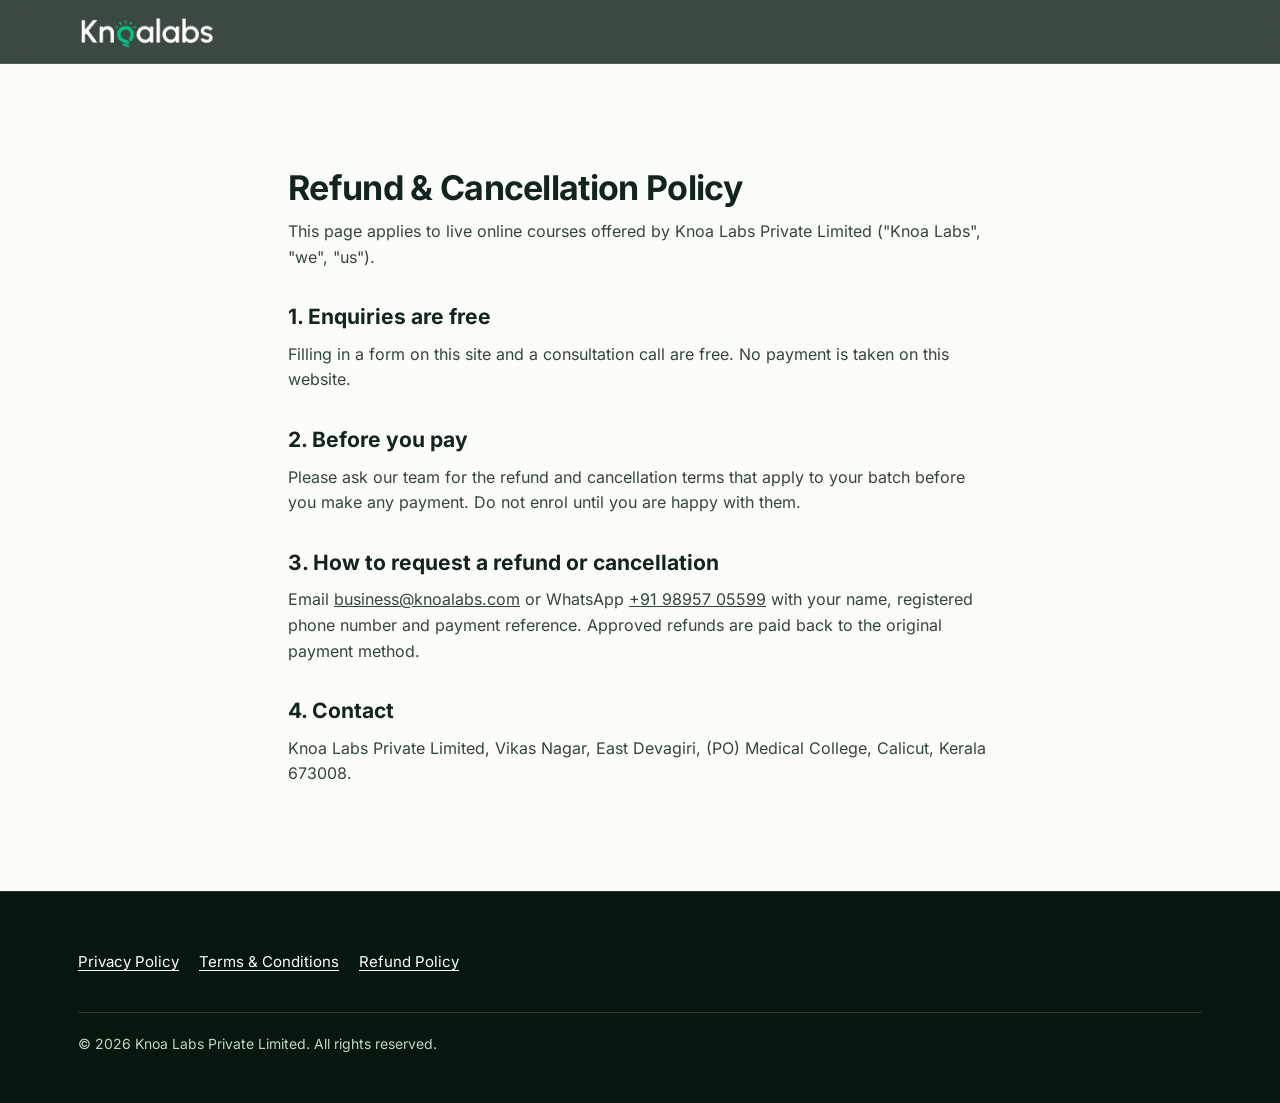
<file: refund/index.html>
<!doctype html>
<html lang="en-IN">
<head>
<meta charset="utf-8">
<meta name="viewport" content="width=device-width, initial-scale=1">
<title>Refund Policy | Knoa Labs</title>
<meta name="description" content="Refund and cancellation policy for Knoa Labs live online courses: how to ask for a refund and who to contact.">
<link rel="canonical" href="https://lp.knoalabs.com/refund">
<meta name="robots" content="index, follow, max-image-preview:large">
<meta property="og:type" content="website">
<meta property="og:site_name" content="Knoa Labs">
<meta property="og:title" content="Refund &amp; Cancellation Policy | Knoa Labs">
<meta property="og:description" content="Refund and cancellation policy for Knoa Labs live online courses: how to ask for a refund and who to contact.">
<meta property="og:url" content="https://lp.knoalabs.com/refund">
<meta property="og:image" content="https://lp.knoalabs.com/shared/og/og-home-v1.jpg">
<meta property="og:locale" content="en_IN">
<meta name="twitter:card" content="summary_large_image">
<meta name="theme-color" content="#0A3B2A">
<link rel="stylesheet" href="/shared/base.css?v=6">
<link rel="icon" href="https://lp.knoalabs.com/favicon.ico" sizes="48x48">
<link rel="icon" href="https://lp.knoalabs.com/favicon-48x48.png" type="image/png" sizes="48x48">
<link rel="icon" href="https://lp.knoalabs.com/favicon-96x96.png" type="image/png" sizes="96x96">
<link rel="apple-touch-icon" href="https://lp.knoalabs.com/shared/icons/apple-touch-icon.png">
<script type="application/ld+json">
{
  "@context": "https://schema.org",
  "@type": "WebPage",
  "@id": "https://lp.knoalabs.com/refund#webpage",
  "url": "https://lp.knoalabs.com/refund",
  "name": "Refund & Cancellation Policy | Knoa Labs",
  "inLanguage": "en-IN",
  "isPartOf": {
    "@id": "https://lp.knoalabs.com/#website"
  },
  "publisher": {
    "@id": "https://knoalabs.com/#organization"
  }
}
</script>
</head>
<body>
<header class="site-header">
  <div class="container site-header__inner">
    <a class="site-header__logo" href="https://knoalabs.com" aria-label="Knoa Labs home">
      <img src="/shared/icons/logo-white.webp" alt="Knoa Labs" width="154" height="40">
    </a>
  </div>
</header>

<!-- Interim page: Knoa Labs has not published refund terms yet, so no specific numbers are stated here.
     Replace sections 2-3 with the approved terms (or link the footer to a knoalabs.com refund page) as soon as they exist. -->
<main class="section">
  <div class="container prose">
    <h1>Refund &amp; Cancellation Policy</h1>
    <p>This page applies to live online courses offered by Knoa Labs Private Limited ("Knoa Labs", "we", "us").</p>

    <h2>1. Enquiries are free</h2>
    <p>Filling in a form on this site and a consultation call are free. No payment is taken on this website.</p>

    <h2>2. Before you pay</h2>
    <p>Please ask our team for the refund and cancellation terms that apply to your batch before you make any payment. Do not enrol until you are happy with them.</p>

    <h2>3. How to request a refund or cancellation</h2>
    <p>Email <a href="mailto:business@knoalabs.com">business@knoalabs.com</a> or WhatsApp <a href="https://wa.me/919895705599">+91 98957 05599</a> with your name, registered phone number and payment reference. Approved refunds are paid back to the original payment method.</p>

    <h2>4. Contact</h2>
    <p>Knoa Labs Private Limited, Vikas Nagar, East Devagiri, (PO) Medical College, Calicut, Kerala 673008.</p>
  </div>
</main>

<footer class="site-footer">
  <div class="container">
    <ul class="site-footer__links">
      <li><a href="https://knoalabs.com/privacy-policy/">Privacy Policy</a></li>
      <li><a href="https://knoalabs.com/terms-conditions/">Terms &amp; Conditions</a></li>
      <li><a href="/refund">Refund Policy</a></li>
    </ul>
    <p class="site-footer__legal">© 2026 Knoa Labs Private Limited. All rights reserved.</p>
  </div>
</footer>
</body>
</html>
</file>
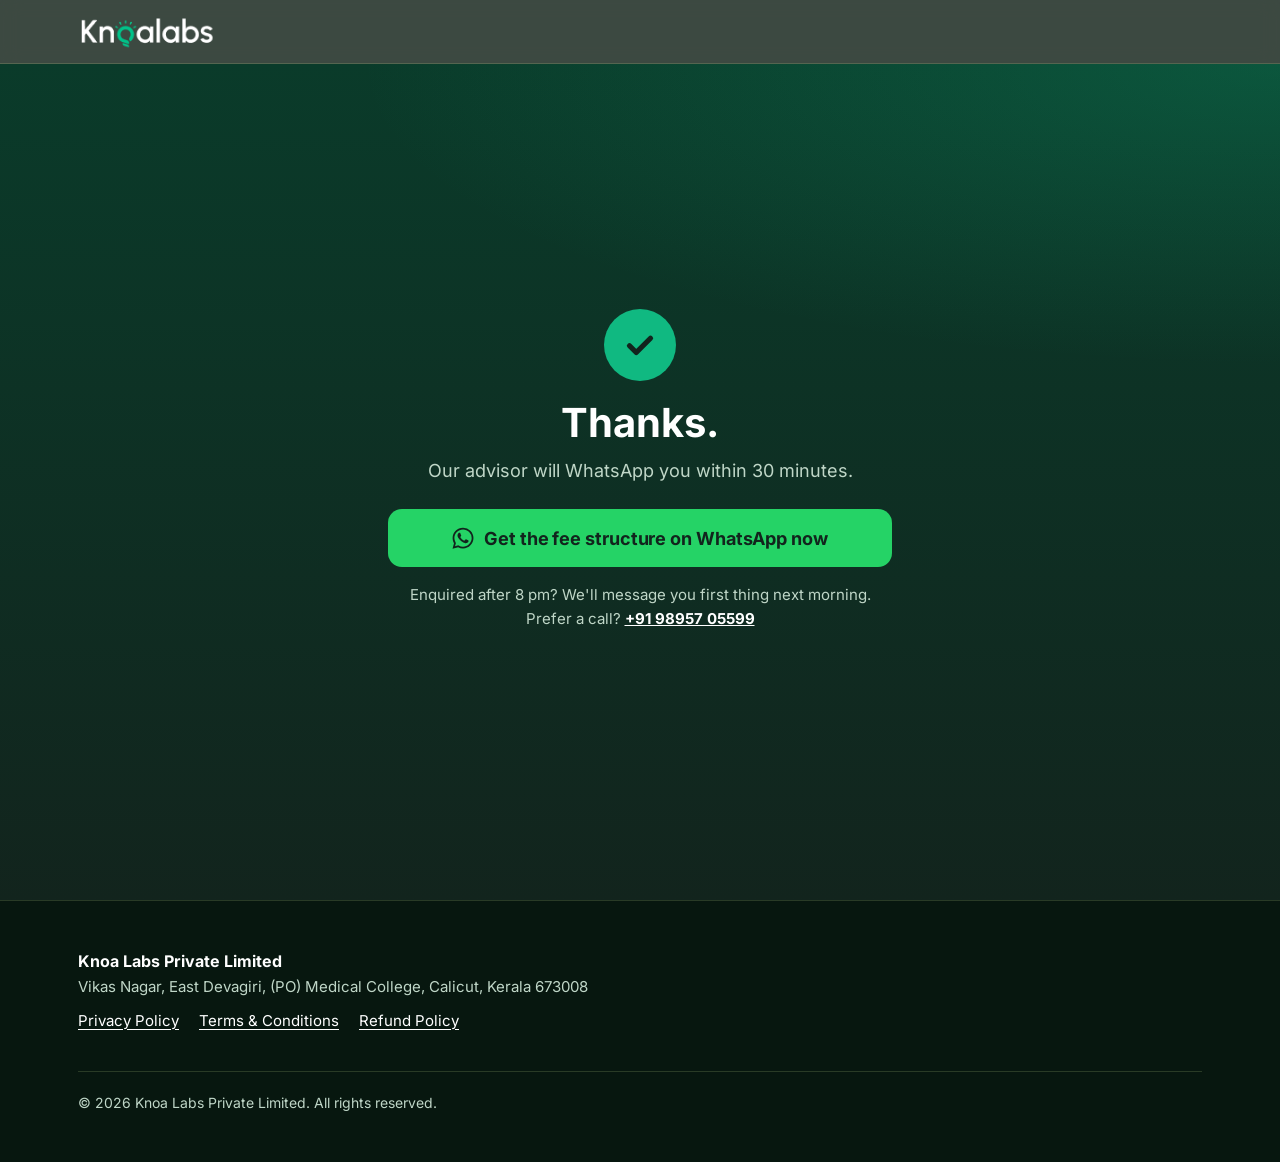
<file: cyber-security/thank-you/index.html>
<!doctype html>
<html lang="en-IN">
<head>
<meta charset="utf-8">
<meta name="viewport" content="width=device-width, initial-scale=1">
<title>Thank You | Knoa Labs Live Online Cyber Security Course</title>
<meta name="robots" content="noindex, nofollow">
<meta name="theme-color" content="#0A3B2A">
<link rel="preload" href="/shared/fonts/inter-latin-700.woff2" as="font" type="font/woff2" crossorigin>
<link rel="stylesheet" href="/shared/base.css?v=6">
<link rel="icon" href="https://lp.knoalabs.com/favicon.ico" sizes="48x48">
<link rel="icon" href="https://lp.knoalabs.com/favicon-48x48.png" type="image/png" sizes="48x48">
<link rel="icon" href="https://lp.knoalabs.com/favicon-96x96.png" type="image/png" sizes="96x96">
<link rel="apple-touch-icon" href="https://lp.knoalabs.com/shared/icons/apple-touch-icon.png">
<script src="/cyber-security/page.js?v=14" defer></script>
<script src="/shared/tracking.js?v=8" defer></script>
<style>
  .ty { min-height: calc(100vh - var(--header-h)); display: grid; place-items: center; padding: 40px 0 64px;
        background: radial-gradient(120% 60% at 100% 0%, rgba(16,185,129,.22), transparent 60%), linear-gradient(180deg, var(--kn-dark), var(--kn-ink)); color: var(--on-dark); }
  .ty__card { max-width: 560px; margin: 0 auto; text-align: center; }
  .ty__tick { width: 72px; height: 72px; margin: 0 auto 18px; border-radius: 50%; background: var(--kn-emerald) var(--i-check-ink) center / 36px no-repeat; }
  .ty h1 { font-size: 30px; line-height: 1.2; }
  .ty__lead { margin-top: 10px; font-size: 18px; color: var(--on-dark-muted); }
  .ty .btn { margin-top: 24px; width: 100%; font-size: 18px; min-height: 58px; }
  .ty__box { margin-top: 20px; padding: 18px; border-radius: var(--radius); background: rgba(255,255,255,.06); border: 1px solid rgba(255,255,255,.14); text-align: left; }
  .ty__box .btn { margin-top: 12px; }
  .ty__small { margin-top: 16px; font-size: 15px; color: var(--on-dark-muted); }
  .ty__small a { color: var(--on-dark); font-weight: 700; }
  @media (min-width: 768px) { .ty h1 { font-size: 40px; } }
</style>
</head>
<body>
<header class="site-header">
  <div class="container site-header__inner">
    <a class="site-header__logo" href="/cyber-security" aria-label="Knoa Labs, back to course page">
      <img src="/shared/icons/logo-white.webp" alt="Knoa Labs" width="154" height="40">
    </a>
  </div>
</header>

<main class="ty">
  <div class="container ty__card">
    <div class="ty__tick" aria-hidden="true"></div>
    <!-- Name comes from sessionStorage (never the URL) and is written with textContent -->
    <h1>Thanks<span id="ty-name"></span>.</h1>
    <p class="ty__lead" id="ty-lead">Our advisor will WhatsApp you within 30 minutes.</p>

    <a class="btn btn--wa" href="https://wa.me/919895705599" data-wa data-wa-msg="thankyou" data-loc="thankyou">
      <svg viewBox="0 0 24 24" fill="currentColor" aria-hidden="true"><path d="M17.47 14.38c-.3-.15-1.76-.87-2.03-.97-.27-.1-.47-.15-.67.15-.2.3-.77.97-.94 1.17-.17.2-.35.22-.64.07-.3-.15-1.26-.46-2.4-1.48-.89-.79-1.49-1.77-1.66-2.07-.17-.3-.02-.46.13-.61.13-.13.3-.35.45-.52.15-.17.2-.3.3-.5.1-.2.05-.37-.02-.52-.08-.15-.67-1.62-.92-2.22-.24-.58-.49-.5-.67-.51h-.57c-.2 0-.52.07-.79.37-.27.3-1.04 1.02-1.04 2.48s1.07 2.88 1.21 3.08c.15.2 2.1 3.2 5.08 4.49.71.31 1.26.49 1.69.63.71.23 1.36.2 1.87.12.57-.09 1.76-.72 2.01-1.41.25-.7.25-1.29.17-1.41-.07-.13-.27-.2-.57-.35zM12.04 21.5h-.01a9.4 9.4 0 0 1-4.8-1.31l-.34-.2-3.57.93.95-3.48-.22-.36a9.43 9.43 0 0 1-1.45-5.03c0-5.2 4.24-9.44 9.45-9.44 2.52 0 4.9.99 6.68 2.77a9.37 9.37 0 0 1 2.76 6.68c0 5.21-4.24 9.44-9.45 9.44zm8.04-17.48A11.3 11.3 0 0 0 12.04.7C5.77.7.67 5.8.67 12.07c0 2 .52 3.96 1.52 5.68L.57 23.7l6.1-1.6a11.33 11.33 0 0 0 5.37 1.37h.01c6.27 0 11.37-5.1 11.37-11.37 0-3.04-1.18-5.9-3.34-8.05z"/></svg>
      Get the fee structure on WhatsApp now
    </a>

    <div class="ty__box" id="ty-syllabus" hidden>
      <strong>Your syllabus is ready</strong>
      <p>Download the full 12-module syllabus now. We'll also send a copy on WhatsApp.</p>
      <a class="btn btn--primary" id="ty-pdf" href="/cyber-security/assets/knoa-labs-cyber-security-syllabus-v5.pdf" download data-loc="thankyou">Download Syllabus (PDF)</a>
    </div>

    <div class="ty__box" id="ty-demo" hidden>
      <strong>Your free demo class is booked</strong>
      <p>We'll WhatsApp you the date, time and joining link for the next live demo class.</p>
    </div>

    <p class="ty__small">Enquired after 8 pm? We'll message you first thing next morning.<br>
      Prefer a call? <a href="tel:+919895705599" data-tel data-loc="thankyou">+91 98957 05599</a></p>
  </div>
</main>

<footer class="site-footer">
  <div class="container">
    <p class="site-footer__brand">Knoa Labs Private Limited</p>
    <address style="font-style:normal">Vikas Nagar, East Devagiri, (PO) Medical College, Calicut, Kerala 673008</address>
    <ul class="site-footer__links">
      <li><a href="https://knoalabs.com/privacy-policy/">Privacy Policy</a></li>
      <li><a href="https://knoalabs.com/terms-conditions/">Terms &amp; Conditions</a></li>
      <li><a href="/refund">Refund Policy</a></li>
    </ul>
    <p class="site-footer__legal">© 2026 Knoa Labs Private Limited. All rights reserved.</p>
  </div>
</footer>

<script>
(function () {
  var name = '', intent = '';
  try { name = sessionStorage.getItem('lp_lead_name') || ''; intent = sessionStorage.getItem('lp_lead_intent') || ''; } catch (e) {}
  var q = new URLSearchParams(location.search).get('intent');
  if (q === 'syllabus' || q === 'demo') intent = q; // whitelist only
  if (name) document.getElementById('ty-name').textContent = ' ' + name.slice(0, 30);
  if (intent === 'demo') document.getElementById('ty-demo').hidden = false;
  if (intent === 'syllabus') {
    document.getElementById('ty-syllabus').hidden = false;
    document.getElementById('ty-lead').textContent = 'Your syllabus is below. Our advisor will also WhatsApp you within 30 minutes.';
  }
})();
</script>
</body>
</html>
</file>
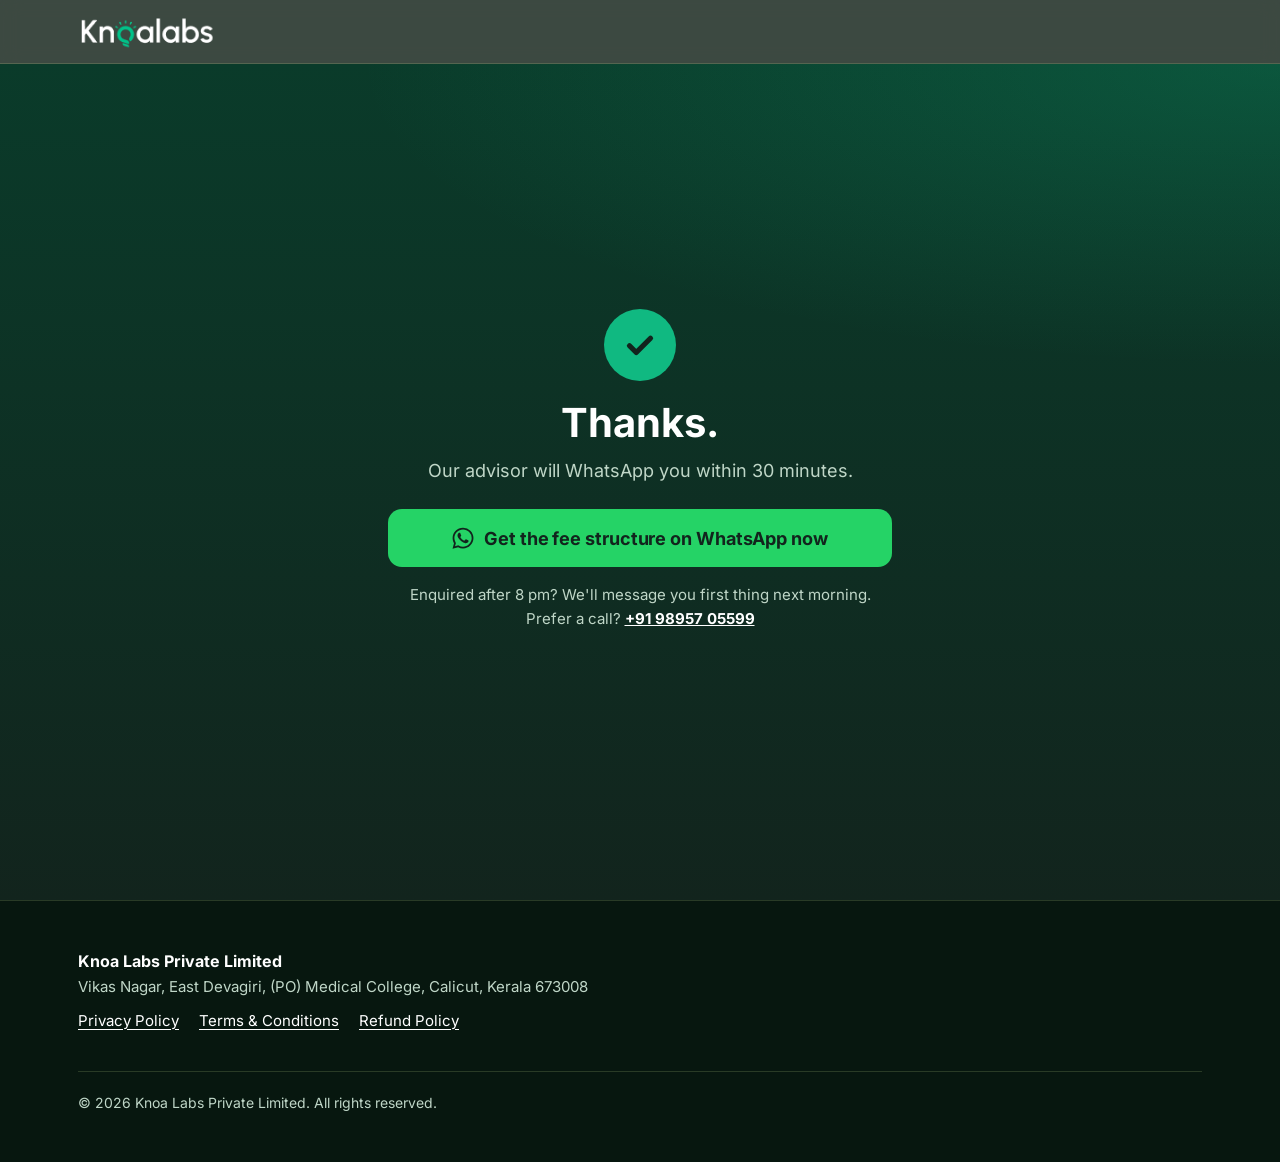
<file: generative-ai/thank-you/index.html>
<!doctype html>
<html lang="en-IN">
<head>
<!-- Thank-you page for /Generativeai&Agenticai/online-course. Deliberately OUTSIDE that path so WhatsApp/call taps
     here do not fire the Gen AI conversion triggers a second time for someone who already submitted the form. -->
<meta charset="utf-8">
<meta name="viewport" content="width=device-width, initial-scale=1">
<title>Thank You | Knoa Labs Live Online Gen AI &amp; Agentic AI Course</title>
<meta name="robots" content="noindex, nofollow">
<meta name="theme-color" content="#0A3B2A">
<link rel="preload" href="/shared/fonts/inter-latin-700.woff2" as="font" type="font/woff2" crossorigin>
<link rel="stylesheet" href="/shared/base.css?v=6">
<link rel="icon" href="https://lp.knoalabs.com/favicon.ico" sizes="48x48">
<link rel="icon" href="https://lp.knoalabs.com/favicon-48x48.png" type="image/png" sizes="48x48">
<link rel="icon" href="https://lp.knoalabs.com/favicon-96x96.png" type="image/png" sizes="96x96">
<link rel="apple-touch-icon" href="https://lp.knoalabs.com/shared/icons/apple-touch-icon.png">
<script src="/Generativeai&amp;Agenticai/online-course/page.js?v=1" defer></script>
<script src="/shared/tracking.js?v=8" defer></script>
<style>
  .ty { min-height: calc(100vh - var(--header-h)); display: grid; place-items: center; padding: 40px 0 64px;
        background: radial-gradient(120% 60% at 100% 0%, rgba(16,185,129,.22), transparent 60%), linear-gradient(180deg, var(--kn-dark), var(--kn-ink)); color: var(--on-dark); }
  .ty__card { max-width: 560px; margin: 0 auto; text-align: center; }
  .ty__tick { width: 72px; height: 72px; margin: 0 auto 18px; border-radius: 50%; background: var(--kn-emerald) var(--i-check-ink) center / 36px no-repeat; }
  .ty h1 { font-size: 30px; line-height: 1.2; }
  .ty__lead { margin-top: 10px; font-size: 18px; color: var(--on-dark-muted); }
  .ty .btn { margin-top: 24px; width: 100%; font-size: 18px; min-height: 58px; }
  .ty__box { margin-top: 20px; padding: 18px; border-radius: var(--radius); background: rgba(255,255,255,.06); border: 1px solid rgba(255,255,255,.14); text-align: left; }
  .ty__box .btn { margin-top: 12px; }
  .ty__small { margin-top: 16px; font-size: 15px; color: var(--on-dark-muted); }
  .ty__small a { color: var(--on-dark); font-weight: 700; }
  @media (min-width: 768px) { .ty h1 { font-size: 40px; } }
</style>
</head>
<body>
<header class="site-header">
  <div class="container site-header__inner">
    <a class="site-header__logo" href="/Generativeai&amp;Agenticai/online-course" aria-label="Knoa Labs, back to course page">
      <img src="/shared/icons/logo-white.webp" alt="Knoa Labs" width="154" height="40">
    </a>
  </div>
</header>

<main class="ty">
  <div class="container ty__card">
    <div class="ty__tick" aria-hidden="true"></div>
    <!-- Name comes from sessionStorage (never the URL) and is written with textContent -->
    <h1>Thanks<span id="ty-name"></span>.</h1>
    <p class="ty__lead" id="ty-lead">Our advisor will WhatsApp you within 30 minutes.</p>

    <a class="btn btn--wa" href="https://wa.me/919895705599" data-wa data-wa-msg="thankyou" data-loc="thankyou">
      <svg viewBox="0 0 24 24" fill="currentColor" aria-hidden="true"><path d="M17.47 14.38c-.3-.15-1.76-.87-2.03-.97-.27-.1-.47-.15-.67.15-.2.3-.77.97-.94 1.17-.17.2-.35.22-.64.07-.3-.15-1.26-.46-2.4-1.48-.89-.79-1.49-1.77-1.66-2.07-.17-.3-.02-.46.13-.61.13-.13.3-.35.45-.52.15-.17.2-.3.3-.5.1-.2.05-.37-.02-.52-.08-.15-.67-1.62-.92-2.22-.24-.58-.49-.5-.67-.51h-.57c-.2 0-.52.07-.79.37-.27.3-1.04 1.02-1.04 2.48s1.07 2.88 1.21 3.08c.15.2 2.1 3.2 5.08 4.49.71.31 1.26.49 1.69.63.71.23 1.36.2 1.87.12.57-.09 1.76-.72 2.01-1.41.25-.7.25-1.29.17-1.41-.07-.13-.27-.2-.57-.35zM12.04 21.5h-.01a9.4 9.4 0 0 1-4.8-1.31l-.34-.2-3.57.93.95-3.48-.22-.36a9.43 9.43 0 0 1-1.45-5.03c0-5.2 4.24-9.44 9.45-9.44 2.52 0 4.9.99 6.68 2.77a9.37 9.37 0 0 1 2.76 6.68c0 5.21-4.24 9.44-9.45 9.44zm8.04-17.48A11.3 11.3 0 0 0 12.04.7C5.77.7.67 5.8.67 12.07c0 2 .52 3.96 1.52 5.68L.57 23.7l6.1-1.6a11.33 11.33 0 0 0 5.37 1.37h.01c6.27 0 11.37-5.1 11.37-11.37 0-3.04-1.18-5.9-3.34-8.05z"/></svg>
      Get the fee structure on WhatsApp now
    </a>

    <div class="ty__box" id="ty-syllabus" hidden>
      <strong>Your syllabus is on its way</strong>
      <p>Our advisor will WhatsApp you the full 12-module syllabus with the fee structure. Want it right now? Tap the green button above.</p>
    </div>

    <div class="ty__box" id="ty-demo" hidden>
      <strong>Your free demo class is booked</strong>
      <p>We'll WhatsApp you the date, time and joining link for the next live demo class.</p>
    </div>

    <p class="ty__small">Enquired after 8 pm? We'll message you first thing next morning.<br>
      Prefer a call? <a href="tel:+919895705599" data-tel data-loc="thankyou">+91 98957 05599</a></p>
  </div>
</main>

<footer class="site-footer">
  <div class="container">
    <p class="site-footer__brand">Knoa Labs Private Limited</p>
    <address style="font-style:normal">Vikas Nagar, East Devagiri, (PO) Medical College, Calicut, Kerala 673008</address>
    <ul class="site-footer__links">
      <li><a href="https://knoalabs.com/privacy-policy/">Privacy Policy</a></li>
      <li><a href="https://knoalabs.com/terms-conditions/">Terms &amp; Conditions</a></li>
      <li><a href="/refund">Refund Policy</a></li>
    </ul>
    <p class="site-footer__legal">© 2026 Knoa Labs Private Limited. All rights reserved.</p>
  </div>
</footer>

<script>
(function () {
  var name = '', intent = '';
  try { name = sessionStorage.getItem('lp_lead_name') || ''; intent = sessionStorage.getItem('lp_lead_intent') || ''; } catch (e) {}
  var q = new URLSearchParams(location.search).get('intent');
  if (q === 'syllabus' || q === 'demo') intent = q; // whitelist only
  if (name) document.getElementById('ty-name').textContent = ' ' + name.slice(0, 30);
  if (intent === 'demo') document.getElementById('ty-demo').hidden = false;
  if (intent === 'syllabus') {
    document.getElementById('ty-syllabus').hidden = false;
    document.getElementById('ty-lead').textContent = 'Our advisor will WhatsApp you the syllabus and fees within 30 minutes.';
  }
})();
</script>
</body>
</html>
</file>
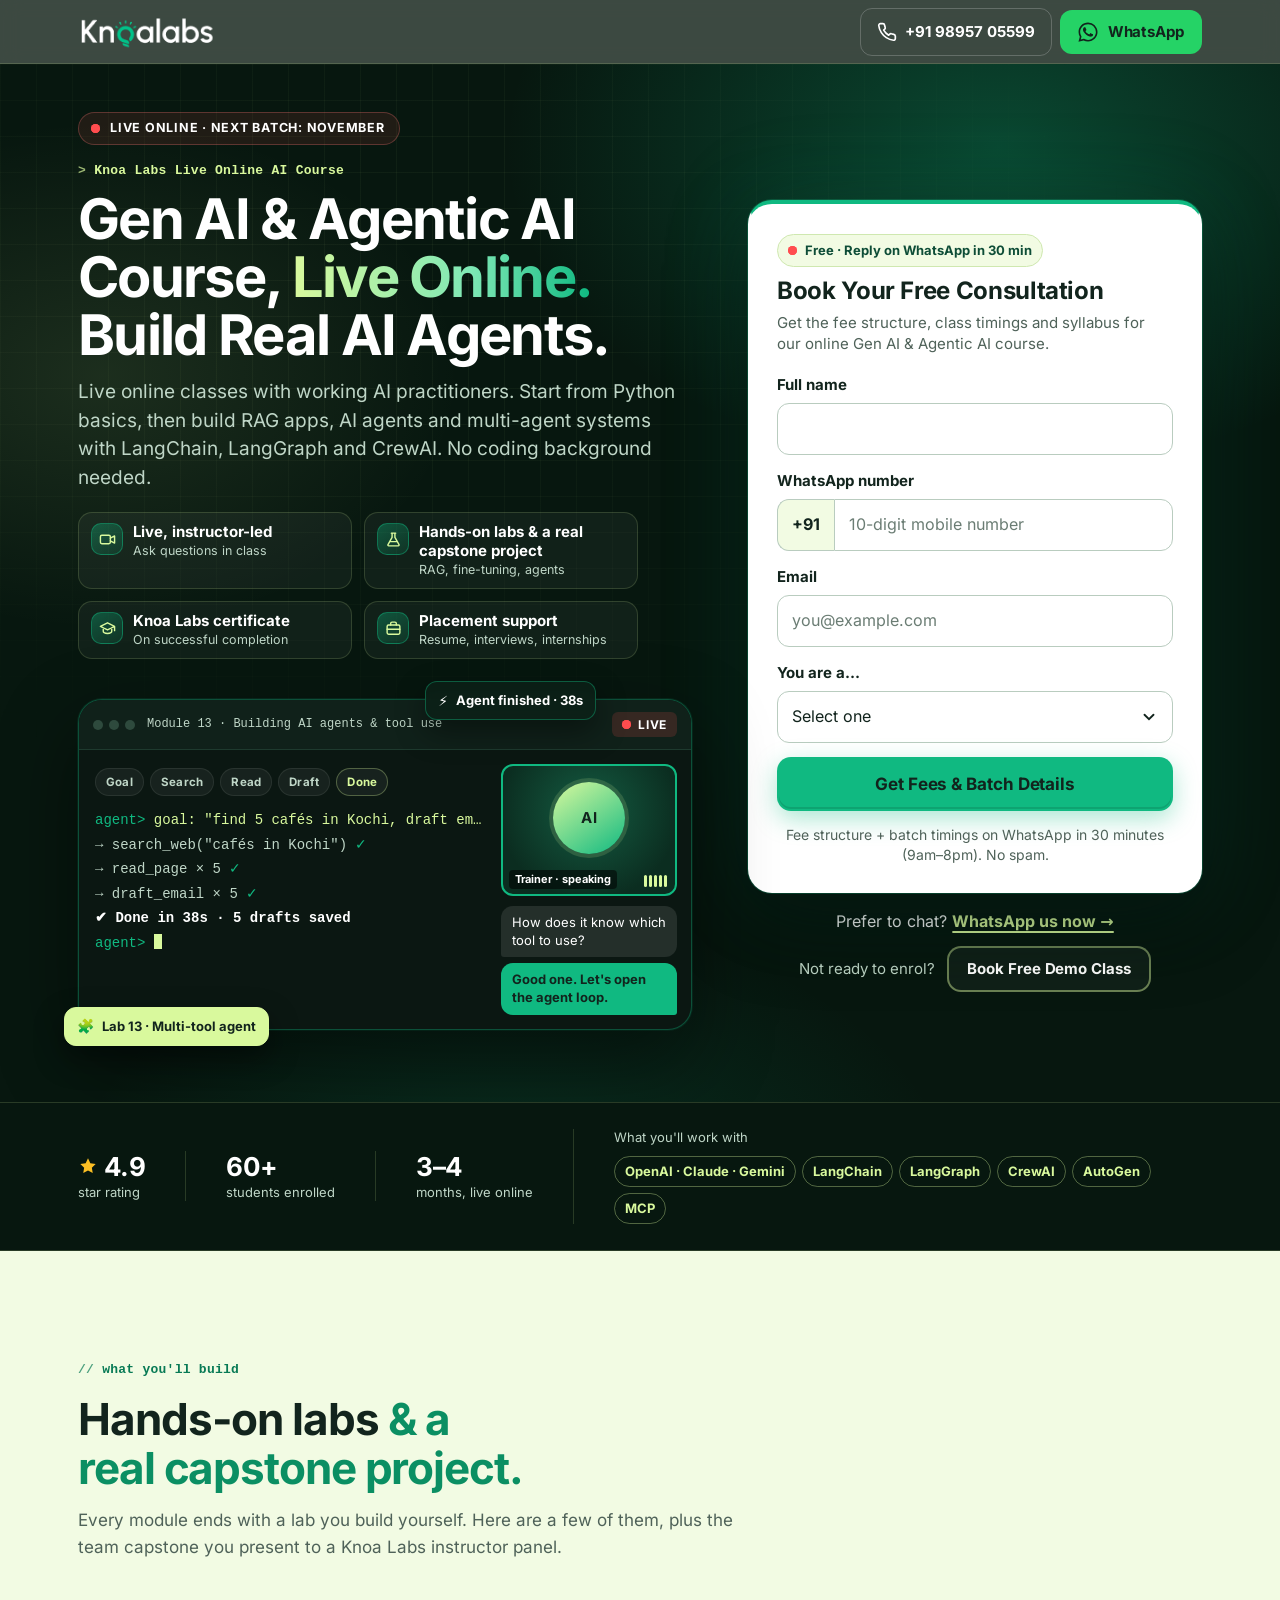
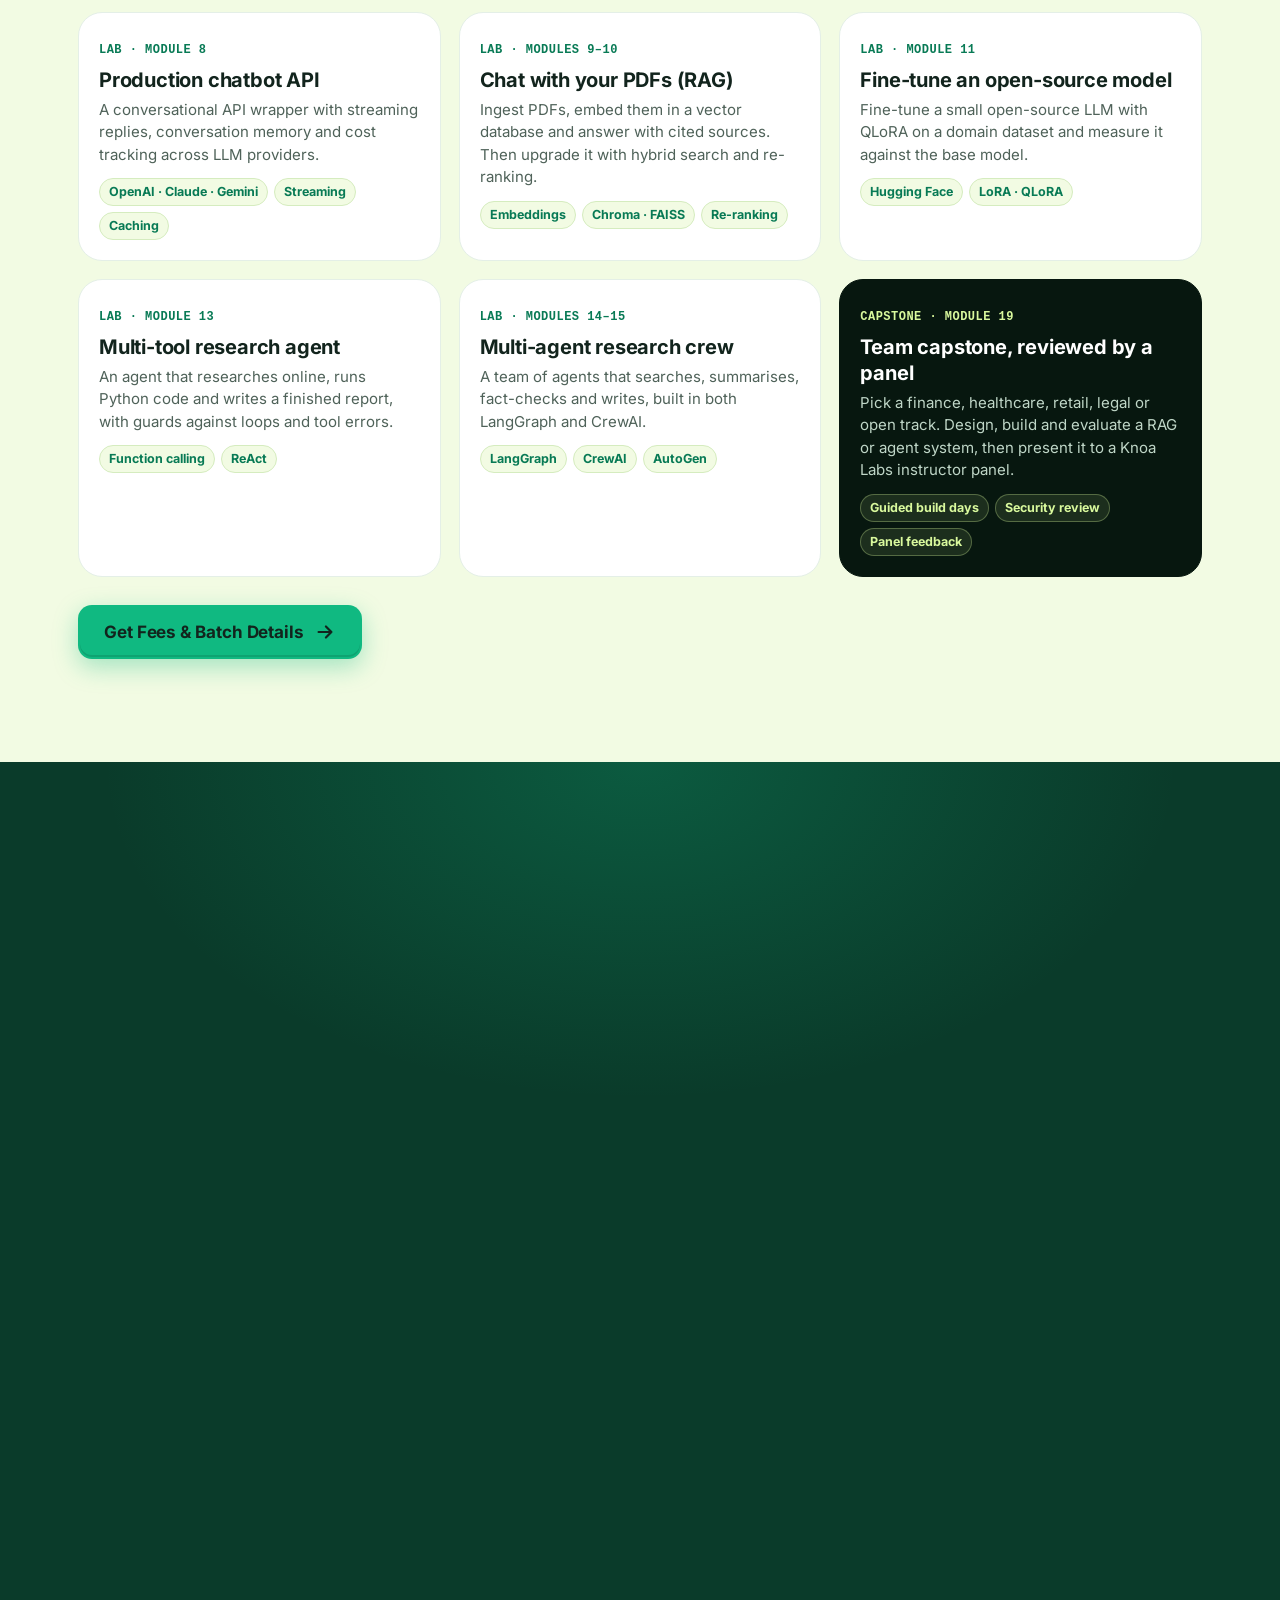
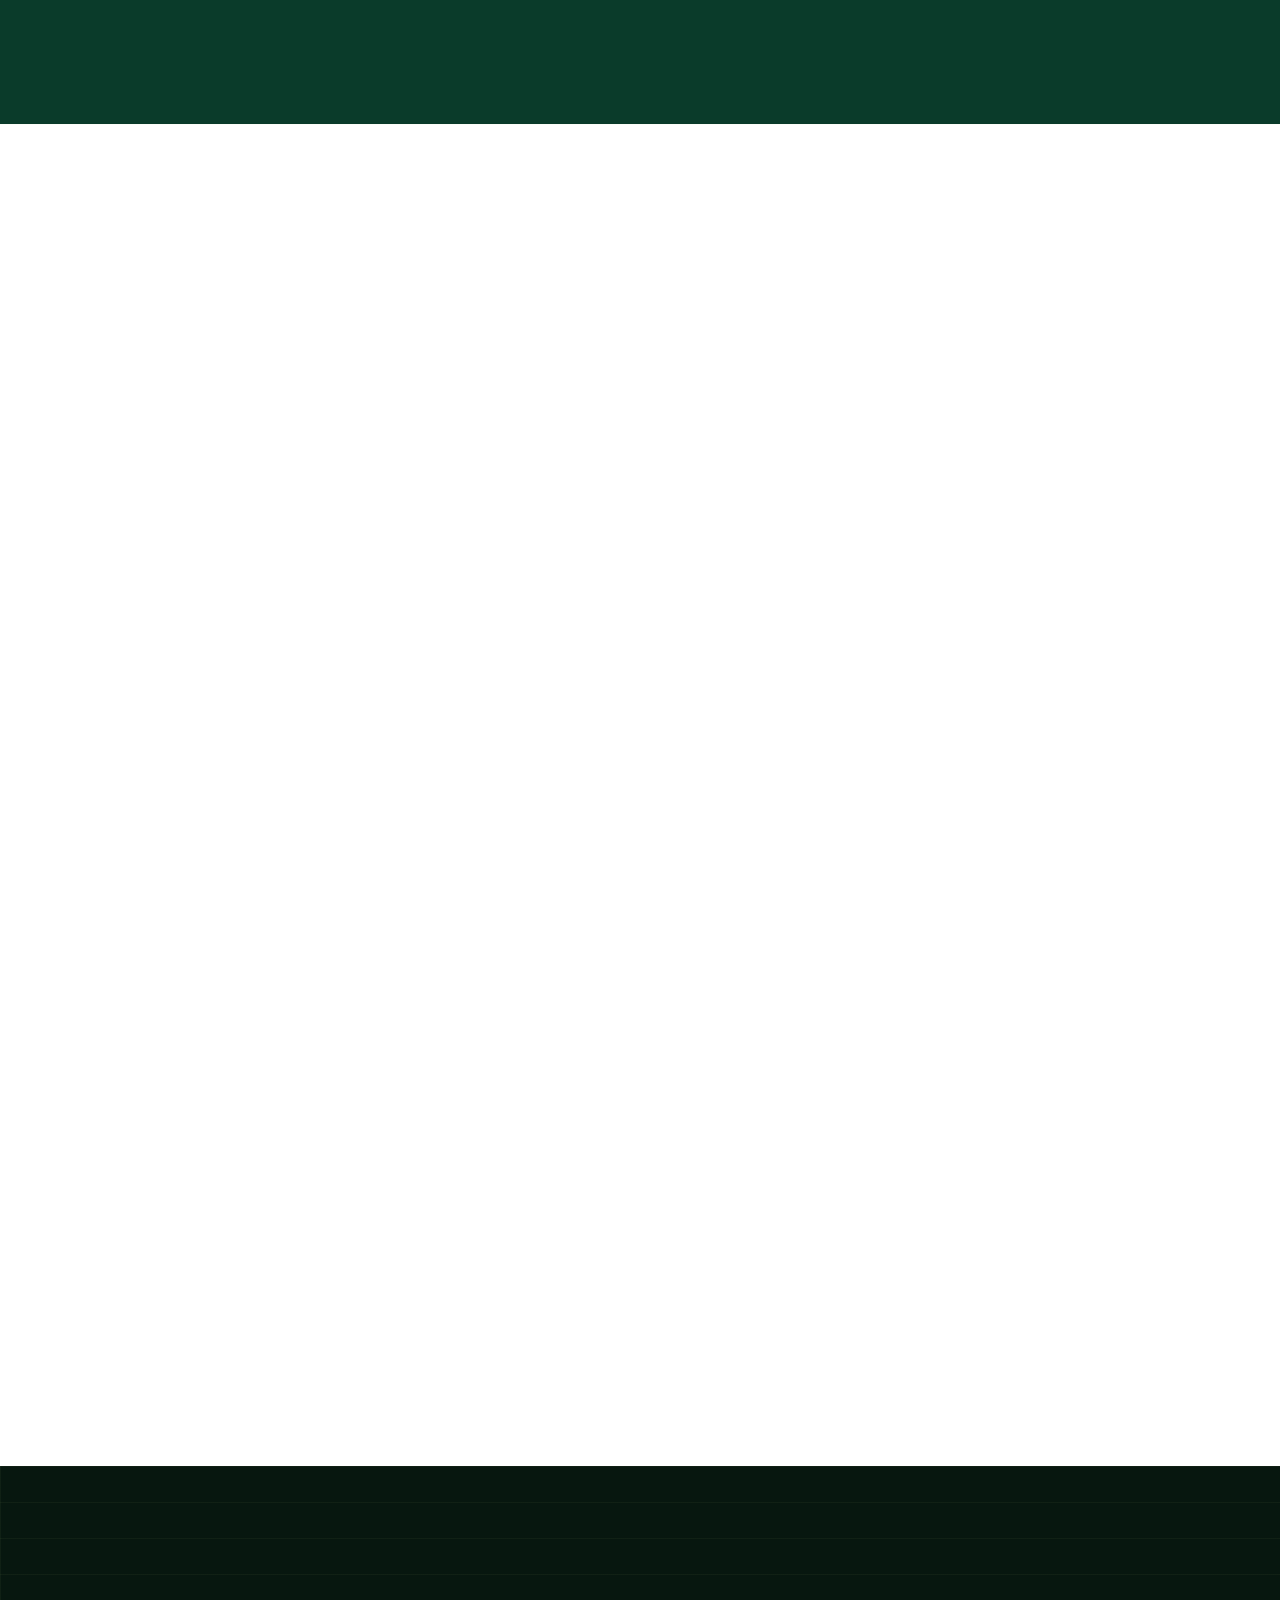
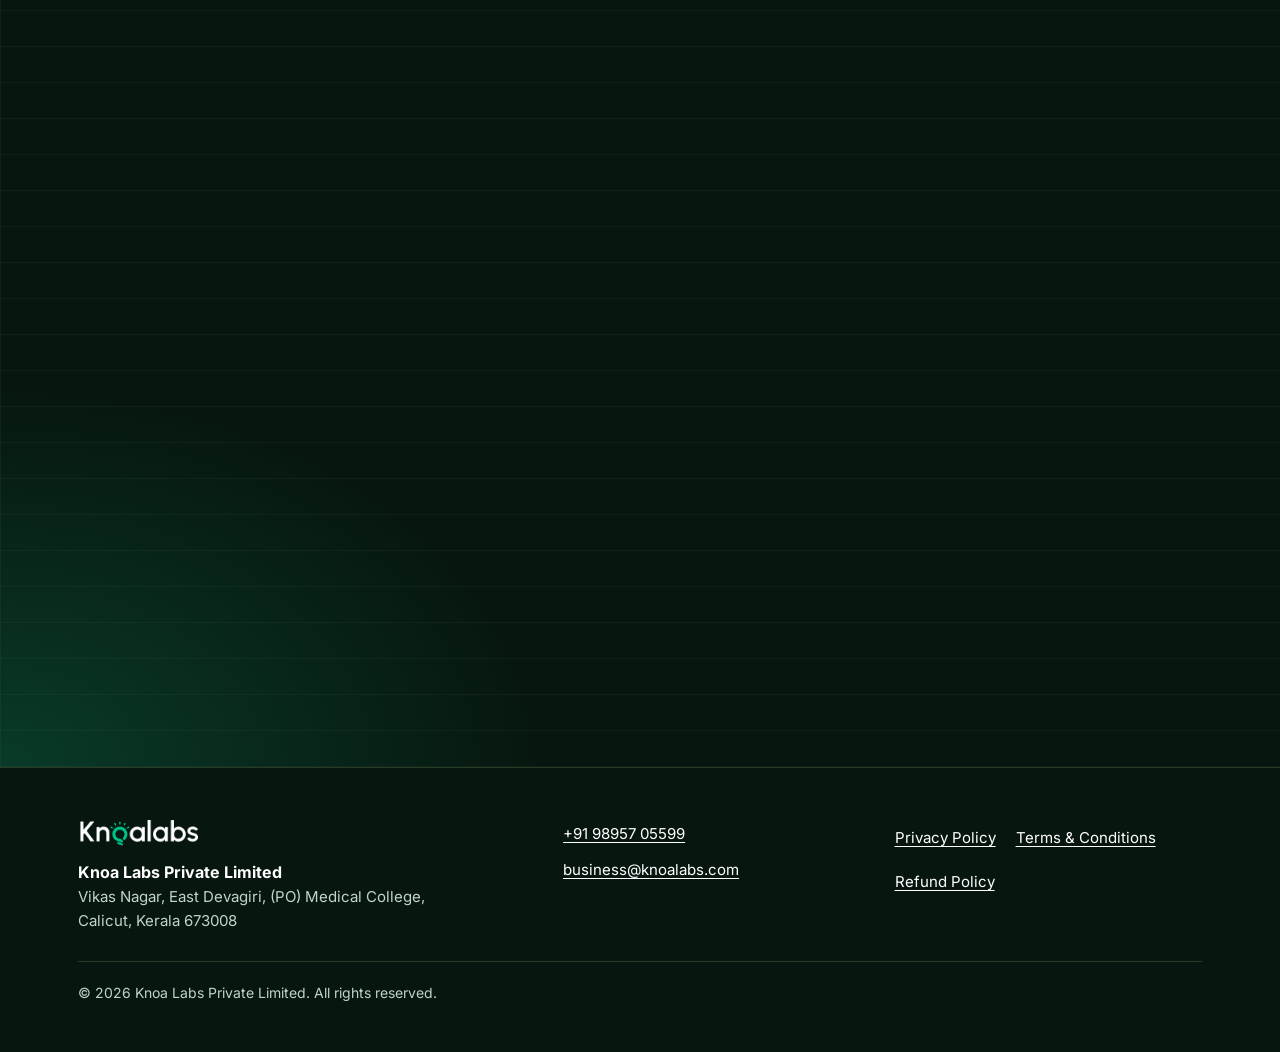
<file: Generativeai&Agenticai/online-course/index.html>
<!doctype html>
<html lang="en-IN">
<head>
<meta charset="utf-8">
<meta name="viewport" content="width=device-width, initial-scale=1">
<title>Gen AI &amp; Agentic AI Course Online | Live + Certificate | Knoa Labs</title>
<meta name="description" content="Live online Gen AI &amp; Agentic AI course: 19 modules, hands-on labs and a real capstone. Python to RAG, fine-tuning and AI agents. Knoa Labs certificate.">
<link rel="canonical" href="https://lp.knoalabs.com/Generativeai&amp;Agenticai/online-course">
<link rel="alternate" hreflang="en-IN" href="https://lp.knoalabs.com/Generativeai&amp;Agenticai/online-course">
<link rel="alternate" hreflang="x-default" href="https://lp.knoalabs.com/Generativeai&amp;Agenticai/online-course">
<link rel="alternate" type="text/plain" href="/llms.txt" title="LLM-readable summary of Knoa Labs courses">
<link rel="manifest" href="/site.webmanifest">
<meta name="author" content="Knoa Labs Private Limited">
<meta name="geo.region" content="IN-KL">
<meta name="geo.placename" content="Kozhikode, Kerala">
<meta name="robots" content="index, follow, max-image-preview:large, max-snippet:-1, max-video-preview:-1">
<meta name="theme-color" content="#07170F">

<!-- ?kw= H1 swap: runs before first paint. Whitelist only; URL text is never written into the DOM.
     Keep in sync with LP_CONFIG.KEYWORDS in page.js and the html[data-kw] rules in page-genai.css. -->
<script>(function(){try{var k=(new URLSearchParams(location.search).get('kw')||'').toLowerCase();if(k==='agentic'||k==='certificate'){document.documentElement.setAttribute('data-kw',k);}if(location.hash.length>1){document.documentElement.classList.add('cv-off');}}catch(e){}})();</script>

<link rel="preload" href="/shared/fonts/inter-latin-700.woff2" as="font" type="font/woff2" crossorigin>
<link rel="preload" href="/shared/fonts/inter-latin-400.woff2" as="font" type="font/woff2" crossorigin>
<link rel="stylesheet" href="/shared/base.css?v=6">
<link rel="stylesheet" href="/Generativeai&amp;Agenticai/online-course/page.css?v=1">
<link rel="stylesheet" href="/Generativeai&amp;Agenticai/online-course/page-genai.css?v=3">

<link rel="icon" href="https://lp.knoalabs.com/favicon.ico" sizes="48x48">
<link rel="icon" href="https://lp.knoalabs.com/favicon-48x48.png" type="image/png" sizes="48x48">
<link rel="icon" href="https://lp.knoalabs.com/favicon-96x96.png" type="image/png" sizes="96x96">
<link rel="apple-touch-icon" href="https://lp.knoalabs.com/shared/icons/apple-touch-icon.png">

<meta property="og:type" content="website">
<meta property="og:site_name" content="Knoa Labs">
<meta property="og:title" content="Live Online Gen AI &amp; Agentic AI Course | Knoa Labs">
<meta property="og:description" content="Live online classes. Python to RAG apps and AI agents, hands-on labs &amp; a real capstone project, and a Knoa Labs certificate. Beginners welcome.">
<meta property="og:url" content="https://lp.knoalabs.com/Generativeai&amp;Agenticai/online-course">
<meta property="og:image" content="https://lp.knoalabs.com/shared/og/og-gen-ai-v1.jpg">
<meta property="og:image:width" content="1200">
<meta property="og:image:height" content="630">
<meta property="og:image:type" content="image/jpeg">
<meta property="og:image:alt" content="Learn Gen AI and Agentic AI live online with Knoa Labs">
<meta property="og:locale" content="en_IN">
<meta name="twitter:card" content="summary_large_image">
<meta name="twitter:title" content="Live Online Gen AI &amp; Agentic AI Course | Knoa Labs">
<meta name="twitter:description" content="Live online classes. Python to RAG apps and AI agents, hands-on labs &amp; a real capstone project, and a Knoa Labs certificate.">
<meta name="twitter:image" content="https://lp.knoalabs.com/shared/og/og-gen-ai-v1.jpg">
<meta name="twitter:image:alt" content="Learn Gen AI and Agentic AI live online with Knoa Labs">

<!-- Order matters: page CONFIG first, then shared tracking, then the form handler -->
<script src="/Generativeai&amp;Agenticai/online-course/page.js?v=1" defer></script>
<script src="/shared/tracking.js?v=8" defer></script>
<script src="/shared/form.js?v=10" defer></script>

<script type="application/ld+json">
{
  "@context": "https://schema.org",
  "@graph": [
    {
      "@type": [
        "Organization",
        "EducationalOrganization"
      ],
      "@id": "https://knoalabs.com/#organization",
      "name": "Knoa Labs",
      "legalName": "Knoa Labs Private Limited",
      "url": "https://knoalabs.com",
      "logo": "https://lp.knoalabs.com/shared/icons/apple-touch-icon.png",
      "email": "business@knoalabs.com",
      "telephone": "+91-98957-05599",
      "address": {
        "@type": "PostalAddress",
        "streetAddress": "Vikas Nagar, East Devagiri, (PO) Medical College",
        "addressLocality": "Kozhikode",
        "addressRegion": "Kerala",
        "postalCode": "673008",
        "addressCountry": "IN"
      },
      "areaServed": {
        "@type": "Country",
        "name": "India"
      },
      "contactPoint": [
        {
          "@type": "ContactPoint",
          "contactType": "admissions",
          "telephone": "+91-98957-05599",
          "email": "business@knoalabs.com",
          "areaServed": "IN",
          "availableLanguage": [
            "English"
          ]
        }
      ],
      "sameAs": [
        "https://knoalabs.com"
      ]
    },
    {
      "@type": "WebSite",
      "@id": "https://lp.knoalabs.com/#website",
      "url": "https://lp.knoalabs.com/",
      "name": "Knoa Labs Live Online Courses",
      "inLanguage": "en-IN",
      "publisher": {
        "@id": "https://knoalabs.com/#organization"
      }
    },
    {
      "@type": "WebPage",
      "@id": "https://lp.knoalabs.com/Generativeai&Agenticai/online-course#webpage",
      "url": "https://lp.knoalabs.com/Generativeai&Agenticai/online-course",
      "name": "Gen AI & Agentic AI Course Online | Live + Certificate | Knoa Labs",
      "description": "Live online Gen AI & Agentic AI course: 19 modules, hands-on labs and a real capstone. Python to RAG, fine-tuning and AI agents. Knoa Labs certificate.",
      "inLanguage": "en-IN",
      "isPartOf": {
        "@id": "https://lp.knoalabs.com/#website"
      },
      "about": {
        "@id": "https://lp.knoalabs.com/Generativeai&Agenticai/online-course#course"
      },
      "primaryImageOfPage": {
        "@type": "ImageObject",
        "url": "https://lp.knoalabs.com/shared/og/og-gen-ai-v1.jpg",
        "width": 1200,
        "height": 630
      },
      "breadcrumb": {
        "@id": "https://lp.knoalabs.com/Generativeai&Agenticai/online-course#breadcrumb"
      },
      "dateModified": "2026-10-30"
    },
    {
      "@type": "BreadcrumbList",
      "@id": "https://lp.knoalabs.com/Generativeai&Agenticai/online-course#breadcrumb",
      "itemListElement": [
        {
          "@type": "ListItem",
          "position": 1,
          "name": "Knoa Labs Courses",
          "item": "https://lp.knoalabs.com/"
        },
        {
          "@type": "ListItem",
          "position": 2,
          "name": "Live Online Generative AI & Agentic AI Course",
          "item": "https://lp.knoalabs.com/Generativeai&Agenticai/online-course"
        }
      ]
    },
    {
      "@type": "Course",
      "@id": "https://lp.knoalabs.com/Generativeai&Agenticai/online-course#course",
      "name": "Live Online Generative AI & Agentic AI Course",
      "description": "Live online Generative AI and Agentic AI development course for freshers and working professionals: 3–4 months across 19 modules, from Python fundamentals to RAG, fine-tuning, AI agents and multi-agent systems, with hands-on labs, a real capstone project and a Knoa Labs certificate.",
      "url": "https://lp.knoalabs.com/Generativeai&Agenticai/online-course",
      "provider": {
        "@id": "https://knoalabs.com/#organization"
      },
      "inLanguage": "en",
      "educationalLevel": "Beginner",
      "teaches": [
        "Python for AI",
        "Generative AI",
        "Large language models",
        "Prompt engineering",
        "Retrieval-augmented generation (RAG)",
        "Fine-tuning (LoRA / QLoRA)",
        "AI agents",
        "Multi-agent systems",
        "LangChain",
        "LangGraph",
        "CrewAI",
        "AutoGen",
        "Model Context Protocol (MCP)",
        "AgentOps and AI governance"
      ],
      "hasCourseInstance": {
        "@type": "CourseInstance",
        "courseMode": "online",
        "location": {
          "@type": "VirtualLocation",
          "url": "https://lp.knoalabs.com/Generativeai&Agenticai/online-course"
        },
        "courseSchedule": {
          "@type": "Schedule",
          "repeatFrequency": "P1W"
        },
        "courseWorkload": "Live online sessions of up to 3 hours each, for 3–4 months"
      },
      "coursePrerequisites": "No coding background needed: Part 1 teaches Python from scratch. Basic computer skills and a laptop with 8 GB RAM are enough.",
      "educationalCredentialAwarded": "Knoa Labs certificate on successful completion",
      "audience": {
        "@type": "Audience",
        "audienceType": "Students, freshers and working professionals"
      },
      "image": "https://lp.knoalabs.com/shared/og/og-gen-ai-v1.jpg"
    },
    {
      "@type": "FAQPage",
      "@id": "https://lp.knoalabs.com/Generativeai&Agenticai/online-course#faq",
      "mainEntity": [
        {
          "@type": "Question",
          "name": "Do I need coding or an IT background?",
          "acceptedAnswer": {
            "@type": "Answer",
            "text": "No. Part 1 teaches Python from scratch: setup, syntax, functions and data structures, then OOP, APIs and advanced Python for AI. Basic computer skills and a laptop with 8 GB RAM are enough. If you already code, you can move faster through Part 1."
          }
        },
        {
          "@type": "Question",
          "name": "Which certificate do I get?",
          "acceptedAnswer": {
            "@type": "Answer",
            "text": "You get a Knoa Labs certificate on successful completion. You also finish with hands-on labs and a real capstone project reviewed by an instructor panel, which you can show employers."
          }
        },
        {
          "@type": "Question",
          "name": "What is the course fee? Is EMI available?",
          "acceptedAnswer": {
            "@type": "Answer",
            "text": "We send the full fee structure, EMI options and batch schedule on WhatsApp, usually within 30 minutes (9am–8pm). Just share your details in the form above."
          }
        },
        {
          "@type": "Question",
          "name": "How long is the course and what are the class timings?",
          "acceptedAnswer": {
            "@type": "Answer",
            "text": "The course runs for 3–4 months, with live online sessions of up to 3 hours each. Our advisor shares the exact batch timings so you can pick one that fits around college or work."
          }
        },
        {
          "@type": "Question",
          "name": "What is Agentic AI and why does it matter?",
          "acceptedAnswer": {
            "@type": "Answer",
            "text": "Agentic AI systems plan, use tools and take action with far less human help than a normal chatbot, for example an agent that researches online, runs code and writes a report. Part 3 (Modules 12–19) is dedicated to building them with LangGraph, CrewAI, AutoGen and MCP."
          }
        },
        {
          "@type": "Question",
          "name": "Is there a placement guarantee?",
          "acceptedAnswer": {
            "@type": "Answer",
            "text": "No, and be careful with anyone who promises one. We give placement support: resume and LinkedIn guidance, interview preparation, a capstone project you can demo, and internship connections."
          }
        }
      ]
    }
  ]
}
</script>
</head>
<body>
<a class="skip-link" href="#main">Skip to content</a>

<svg width="0" height="0" style="position:absolute" aria-hidden="true" focusable="false">
  <symbol id="i-wa" viewBox="0 0 24 24"><path fill="currentColor" d="M17.47 14.38c-.3-.15-1.76-.87-2.03-.97-.27-.1-.47-.15-.67.15-.2.3-.77.97-.94 1.17-.17.2-.35.22-.64.07-.3-.15-1.26-.46-2.4-1.48-.89-.79-1.49-1.77-1.66-2.07-.17-.3-.02-.46.13-.61.13-.13.3-.35.45-.52.15-.17.2-.3.3-.5.1-.2.05-.37-.02-.52-.08-.15-.67-1.62-.92-2.22-.24-.58-.49-.5-.67-.51h-.57c-.2 0-.52.07-.79.37-.27.3-1.04 1.02-1.04 2.48s1.07 2.88 1.21 3.08c.15.2 2.1 3.2 5.08 4.49.71.31 1.26.49 1.69.63.71.23 1.36.2 1.87.12.57-.09 1.76-.72 2.01-1.41.25-.7.25-1.29.17-1.41-.07-.13-.27-.2-.57-.35zM12.04 21.5h-.01a9.4 9.4 0 0 1-4.8-1.31l-.34-.2-3.57.93.95-3.48-.22-.36a9.43 9.43 0 0 1-1.45-5.03c0-5.2 4.24-9.44 9.45-9.44 2.52 0 4.9.99 6.68 2.77a9.37 9.37 0 0 1 2.76 6.68c0 5.21-4.24 9.44-9.45 9.44zm8.04-17.48A11.3 11.3 0 0 0 12.04.7C5.77.7.67 5.8.67 12.07c0 2 .52 3.96 1.52 5.68L.57 23.7l6.1-1.6a11.33 11.33 0 0 0 5.37 1.37h.01c6.27 0 11.37-5.1 11.37-11.37 0-3.04-1.18-5.9-3.34-8.05z"/></symbol>
  <symbol id="i-phone" viewBox="0 0 24 24"><path fill="none" stroke="currentColor" stroke-width="2" stroke-linecap="round" stroke-linejoin="round" d="M22 16.9v3a2 2 0 0 1-2.2 2 19.8 19.8 0 0 1-8.6-3.1 19.5 19.5 0 0 1-6-6A19.8 19.8 0 0 1 2.1 4.2 2 2 0 0 1 4.1 2h3a2 2 0 0 1 2 1.7c.1.9.4 1.8.7 2.7a2 2 0 0 1-.5 2.1L8 9.8a16 16 0 0 0 6 6l1.3-1.3a2 2 0 0 1 2.1-.4c.9.3 1.8.6 2.7.7a2 2 0 0 1 1.7 2z"/></symbol>
  <symbol id="i-arrow" viewBox="0 0 24 24"><path fill="none" stroke="currentColor" stroke-width="2.4" stroke-linecap="round" stroke-linejoin="round" d="M5 12h14M13 6l6 6-6 6"/></symbol>
  <symbol id="i-check" viewBox="0 0 24 24"><path fill="none" stroke="currentColor" stroke-width="3" stroke-linecap="round" stroke-linejoin="round" d="M5 12.5l4.5 4.5L19 7.5"/></symbol>
  <symbol id="i-download" viewBox="0 0 24 24"><path fill="none" stroke="currentColor" stroke-width="2.2" stroke-linecap="round" stroke-linejoin="round" d="M12 3v12M7 10l5 5 5-5M5 21h14"/></symbol>
  <symbol id="i-video" viewBox="0 0 24 24"><g fill="none" stroke="currentColor" stroke-width="2" stroke-linecap="round" stroke-linejoin="round"><rect x="2" y="6" width="14" height="12" rx="2"/><path d="M16 10l6-3v10l-6-3"/></g></symbol>
  <symbol id="i-flask" viewBox="0 0 24 24"><path fill="none" stroke="currentColor" stroke-width="2" stroke-linecap="round" stroke-linejoin="round" d="M9 3h6M10 3v6L4.2 19.1A1.3 1.3 0 0 0 5.3 21h13.4a1.3 1.3 0 0 0 1.1-1.9L14 9V3M7 15h10"/></symbol>
  <symbol id="i-chat" viewBox="0 0 24 24"><path fill="none" stroke="currentColor" stroke-width="2" stroke-linecap="round" stroke-linejoin="round" d="M21 12a8.5 8.5 0 0 1-12.3 7.6L3 21l1.5-5.4A8.5 8.5 0 1 1 21 12z"/></symbol>
  <symbol id="i-rec" viewBox="0 0 24 24"><g fill="none" stroke="currentColor" stroke-width="2" stroke-linecap="round" stroke-linejoin="round"><circle cx="12" cy="12" r="9"/><path d="M10 8.5v7l5.5-3.5z"/></g></symbol>
  <symbol id="i-chart" viewBox="0 0 24 24"><path fill="none" stroke="currentColor" stroke-width="2" stroke-linecap="round" stroke-linejoin="round" d="M3 20h18M6 16v-4M11 16V8M16 16v-6M20 5l-4 3-5-3-5 4"/></symbol>
  <symbol id="i-cap" viewBox="0 0 24 24"><path fill="none" stroke="currentColor" stroke-width="2" stroke-linecap="round" stroke-linejoin="round" d="M22 9L12 4 2 9l10 5 10-5zM6 11v5c0 1.5 2.7 3 6 3s6-1.5 6-3v-5M22 9v6"/></symbol>
  <symbol id="i-briefcase" viewBox="0 0 24 24"><g fill="none" stroke="currentColor" stroke-width="2" stroke-linecap="round" stroke-linejoin="round"><rect x="3" y="7" width="18" height="13" rx="2"/><path d="M8 7V5a2 2 0 0 1 2-2h4a2 2 0 0 1 2 2v2M3 13h18"/></g></symbol>
  <symbol id="i-server" viewBox="0 0 24 24"><g fill="none" stroke="currentColor" stroke-width="2" stroke-linecap="round" stroke-linejoin="round"><rect x="3" y="3" width="18" height="7" rx="2"/><rect x="3" y="14" width="18" height="7" rx="2"/><path d="M7 6.5h.01M7 17.5h.01"/></g></symbol>
  <symbol id="i-switch" viewBox="0 0 24 24"><path fill="none" stroke="currentColor" stroke-width="2" stroke-linecap="round" stroke-linejoin="round" d="M4 7h14l-3-3M20 17H6l3 3"/></symbol>
  <symbol id="i-hourglass" viewBox="0 0 24 24"><path fill="none" stroke="currentColor" stroke-width="2" stroke-linecap="round" stroke-linejoin="round" d="M6 2h12M6 22h12M7 2v4a5 5 0 0 0 10 0V2M7 22v-4a5 5 0 0 1 10 0v4"/></symbol>
  <symbol id="i-clock" viewBox="0 0 24 24"><g fill="none" stroke="currentColor" stroke-width="2" stroke-linecap="round" stroke-linejoin="round"><circle cx="12" cy="12" r="9"/><path d="M12 7v5l3 2"/></g></symbol>
  <symbol id="i-users" viewBox="0 0 24 24"><g fill="none" stroke="currentColor" stroke-width="2" stroke-linecap="round" stroke-linejoin="round"><circle cx="9" cy="8" r="4"/><path d="M2 21v-1a6 6 0 0 1 6-6h2a6 6 0 0 1 6 6v1M16 4.1a4 4 0 0 1 0 7.8M22 21v-1a6 6 0 0 0-4-5.6"/></g></symbol>
  <symbol id="i-calendar" viewBox="0 0 24 24"><g fill="none" stroke="currentColor" stroke-width="2" stroke-linecap="round" stroke-linejoin="round"><rect x="3" y="5" width="18" height="16" rx="2"/><path d="M3 10h18M8 3v4M16 3v4"/></g></symbol>
  <symbol id="i-shield" viewBox="0 0 24 24"><g fill="none" stroke="currentColor" stroke-width="2" stroke-linecap="round" stroke-linejoin="round"><path d="M12 22s8-4 8-10V5l-8-3-8 3v7c0 6 8 10 8 10z"/><path d="M8.5 12l2.5 2.5 4.5-5"/></g></symbol>
  <symbol id="i-star" viewBox="0 0 24 24"><path fill="currentColor" d="M12 2.8l2.8 5.8 6.4.9-4.6 4.5 1.1 6.3L12 17.3l-5.7 3 1.1-6.3-4.6-4.5 6.4-.9z"/></symbol>
</svg>

<!-- TRACKING NOTE: every WhatsApp link points to https://wa.me/919895705599 and every call link to tel:+919895705599.
     The GTM triggers match on those URLs, so never change them. Link IDs start with "ga-" (not "whatsapp-"/"call-")
     so the /cyber-security Click ID triggers can never fire here. -->

<!-- ============ 0. HEADER ============ -->
<header class="site-header">
  <div class="container site-header__inner">
    <a class="site-header__logo" href="#top" aria-label="Knoa Labs, back to top">
      <img src="/shared/icons/logo-white.webp" alt="Knoa Labs" width="154" height="40" fetchpriority="high">
    </a>
    <div class="site-header__actions">
      <a id="ga-call-header" class="icon-btn" href="tel:+919895705599" data-tel data-loc="header" aria-label="Call Knoa Labs">
        <svg aria-hidden="true"><use href="#i-phone"/></svg><span class="site-header__phone-text">+91 98957 05599</span>
      </a>
      <a id="ga-wa-header" class="btn btn--wa" href="https://wa.me/919895705599" data-wa data-loc="header"><svg aria-hidden="true"><use href="#i-wa"/></svg>WhatsApp</a>
    </div>
  </div>
</header>

<main id="main">

<!-- ============ 1. HERO ============ -->
<section class="hero" id="top" aria-labelledby="hero-title">
  <div class="container hero__grid">
    <div class="hero__copy">
      <!-- [CONFIRM] next batch month -->
      <p class="hero__badge"><span class="live-dot" aria-hidden="true"></span><span>Live online · Next batch: November</span></p>
      <p class="hero__kicker">Knoa Labs Live Online AI Course</p>
      <h1 class="hero__h1" id="hero-title">
        <span class="h1-default">Gen AI &amp; Agentic AI Course, <span class="hero__hl">Live Online.</span> Build Real AI Agents.</span>
        <span class="h1-alt h1-agentic">Agentic AI Course <span class="hero__hl">Online.</span> Build AI Agents That Do Real Work.</span>
        <span class="h1-alt h1-certificate">AI Online Course <span class="hero__hl">With Certificate.</span> Live Classes, Real Projects.</span>
      </h1>
      <p class="hero__sub">Live online classes with working AI practitioners. Start from Python basics, then build RAG apps, AI agents and multi-agent systems with LangChain, LangGraph and CrewAI. No coding background needed.</p>
      <ul class="hero__points">
        <li><span class="hero__ico"><svg aria-hidden="true"><use href="#i-video"/></svg></span><span><strong>Live, instructor-led</strong><small>Ask questions in class</small></span></li>
        <li><span class="hero__ico"><svg aria-hidden="true"><use href="#i-flask"/></svg></span><span><strong>Hands-on labs &amp; a real capstone project</strong><small>RAG, fine-tuning, agents</small></span></li>
        <li><span class="hero__ico"><svg aria-hidden="true"><use href="#i-cap"/></svg></span><span><strong>Knoa Labs certificate</strong><small>On successful completion</small></span></li>
        <li><span class="hero__ico"><svg aria-hidden="true"><use href="#i-briefcase"/></svg></span><span><strong>Placement support</strong><small>Resume, interviews, internships</small></span></li>
      </ul>
    </div>

    <div class="hero__form" id="enquire">
      <div class="form-card">
        <p class="form-card__tag"><span class="live-dot" aria-hidden="true"></span>Free · Reply on WhatsApp in 30 min</p>
        <h2 class="form-card__title">Book Your Free Consultation</h2>
        <p class="form-card__sub">Get the fee structure, class timings and syllabus for our online Gen AI &amp; Agentic AI course.</p>
        <form class="lead-form" data-lead-form data-location="hero" novalidate>
          <div class="field">
            <label for="hf-name">Full name</label>
            <input id="hf-name" name="name" type="text" autocomplete="name" required maxlength="60" aria-describedby="hf-name-err">
            <p class="field__err" id="hf-name-err"></p>
          </div>
          <div class="field">
            <label for="hf-phone">WhatsApp number</label>
            <div class="phone"><span class="phone__cc">+91</span><input id="hf-phone" name="phone" type="tel" inputmode="tel" autocomplete="tel-national" required maxlength="14" placeholder="10-digit mobile number" aria-describedby="hf-phone-err"></div>
            <p class="field__err" id="hf-phone-err"></p>
          </div>
          <div class="field">
            <label for="hf-email">Email</label>
            <input id="hf-email" name="email" type="email" inputmode="email" autocomplete="email" required maxlength="120" placeholder="you@example.com" aria-describedby="hf-email-err">
            <p class="field__err" id="hf-email-err"></p>
          </div>
          <div class="field">
            <label for="hf-type">You are a…</label>
            <select id="hf-type" name="user_type" required aria-describedby="hf-type-err">
              <option value="" selected disabled>Select one</option>
              <option value="student">Student</option>
              <option value="fresher">Fresher looking for a job</option>
              <option value="it_professional">Working in IT</option>
              <option value="non_it_professional">Working in non-IT</option>
              <option value="other">Other</option>
            </select>
            <p class="field__err" id="hf-type-err"></p>
          </div>
          <div class="hp" aria-hidden="true"><label for="hf-web">Website</label><input id="hf-web" name="website" type="text" tabindex="-1" autocomplete="off"></div>
          <input type="hidden" name="intent" value="enquiry">
          <button class="btn btn--primary btn--block" type="submit">Get Fees &amp; Batch Details</button>
          <p class="form-note">Fee structure + batch timings on WhatsApp in 30 minutes (9am–8pm). No spam.</p>
          <p class="form-status" role="alert"></p>
        </form>
      </div>
      <p class="form-alt">Prefer to chat? <a id="ga-wa-hero" class="text-link" href="https://wa.me/919895705599" data-wa data-loc="hero">WhatsApp us now →</a></p>
      <p class="demo-cta"><span>Not ready to enrol?</span> <a class="btn btn--outline-light demo-cta__btn" href="#enquire" data-open-dialog="demo-modal" data-loc="hero">Book Free Demo Class</a></p>
    </div>

    <!-- Illustrated live class (HTML/CSS, not a photo): shows what a real session looks like without faking a trainer photo -->
    <div class="hero__media hero__media--ui">
      <p class="hero__float hero__float--a" aria-hidden="true"><span class="hero__float-ico">⚡</span>Agent finished · 38s</p>
      <p class="hero__float hero__float--b" aria-hidden="true"><span class="hero__float-ico">🧩</span>Lab 13 · Multi-tool agent</p>
      <figure class="live-ui" role="img" aria-label="Example of a live class: the trainer runs an AI agent that searches the web, reads pages and drafts emails, while a student asks a question in chat.">
        <div class="live-ui__bar" aria-hidden="true">
          <span class="live-ui__dots"><i></i><i></i><i></i></span>
          <span class="live-ui__title">Module 13 · Building AI agents &amp; tool use</span>
          <span class="live-ui__live"><span class="live-dot"></span>LIVE</span>
        </div>
        <div class="live-ui__body" aria-hidden="true">
          <div class="live-ui__screen">
            <ol class="flow" aria-hidden="true"><li>Goal</li><li>Search</li><li>Read</li><li>Draft</li><li class="flow__done">Done</li></ol>
            <p><span class="t-prompt">agent&gt;</span> goal: "find 5 cafés in Kochi, draft emails"</p>
            <p class="t-dim">→ search_web("cafés in Kochi") <span class="t-ok">✓</span></p>
            <p class="t-dim">→ read_page × 5 <span class="t-ok">✓</span></p>
            <p class="t-dim">→ draft_email × 5 <span class="t-ok">✓</span></p>
            <p class="t-done">✔ Done in 38s · 5 drafts saved</p>
            <p><span class="t-prompt">agent&gt;</span> <span class="t-cursor"></span></p>
          </div>
          <div class="live-ui__side">
            <div class="live-ui__cam"><span class="live-ui__mono">AI</span><span class="live-ui__wave"><i></i><i></i><i></i><i></i><i></i></span><span class="live-ui__name">Trainer · speaking</span></div>
            <div class="live-ui__chat">
              <p class="bubble bubble--student">How does it know which tool to use?</p>
              <p class="bubble bubble--trainer">Good one. Let's open the agent loop.</p>
            </div>
          </div>
        </div>
      </figure>
    </div>
  </div>
</section>

<!-- ============ 2. TRUST BAR ============ -->
<!-- Rating and student count from the client's own Gen AI page (ads.knoalabs.com/Generativeai&Agenticai/): 4.9/5, 60+ students -->
<section class="trust" aria-label="Why students trust Knoa Labs">
  <div class="container">
    <ul class="trust__list">
      <li class="trust__item">
        <span class="trust__big"><svg class="trust__star" aria-hidden="true"><use href="#i-star"/></svg>4.9</span>
        <span class="trust__small">star rating</span>
      </li>
      <li class="trust__item">
        <span class="trust__big">60+</span>
        <span class="trust__small">students enrolled</span>
      </li>
      <li class="trust__item">
        <span class="trust__big">3–4</span>
        <span class="trust__small">months, live online</span>
      </li>
      <li class="trust__item trust__item--certs">
        <span class="trust__small">What you'll work with</span>
        <ul class="trust__certs">
          <li>OpenAI · Claude · Gemini</li><li>LangChain</li><li>LangGraph</li><li>CrewAI</li><li>AutoGen</li><li>MCP</li>
        </ul>
      </li>
    </ul>
  </div>
</section>

<!-- ============ 3. WHAT YOU'LL BUILD ============ -->
<section class="section section--soft" id="projects" aria-labelledby="projects-title">
  <div class="container">
    <div class="section-head">
      <p class="eyebrow">What you'll build</p>
      <h2 class="h2" id="projects-title">Hands-on labs <span class="accent">&amp; a real capstone project.</span></h2>
      <p class="lead">Every module ends with a lab you build yourself. Here are a few of them, plus the team capstone you present to a Knoa Labs instructor panel.</p>
    </div>
    <!-- Labs from the official curriculum document -->
    <ul class="projects">
      <li class="project">
        <span class="project__n">LAB · MODULE 8</span>
        <h3 class="h3">Production chatbot API</h3>
        <p>A conversational API wrapper with streaming replies, conversation memory and cost tracking across LLM providers.</p>
        <ul class="project__stack"><li>OpenAI · Claude · Gemini</li><li>Streaming</li><li>Caching</li></ul>
      </li>
      <li class="project">
        <span class="project__n">LAB · MODULES 9–10</span>
        <h3 class="h3">Chat with your PDFs (RAG)</h3>
        <p>Ingest PDFs, embed them in a vector database and answer with cited sources. Then upgrade it with hybrid search and re-ranking.</p>
        <ul class="project__stack"><li>Embeddings</li><li>Chroma · FAISS</li><li>Re-ranking</li></ul>
      </li>
      <li class="project">
        <span class="project__n">LAB · MODULE 11</span>
        <h3 class="h3">Fine-tune an open-source model</h3>
        <p>Fine-tune a small open-source LLM with QLoRA on a domain dataset and measure it against the base model.</p>
        <ul class="project__stack"><li>Hugging Face</li><li>LoRA · QLoRA</li></ul>
      </li>
      <li class="project">
        <span class="project__n">LAB · MODULE 13</span>
        <h3 class="h3">Multi-tool research agent</h3>
        <p>An agent that researches online, runs Python code and writes a finished report, with guards against loops and tool errors.</p>
        <ul class="project__stack"><li>Function calling</li><li>ReAct</li></ul>
      </li>
      <li class="project">
        <span class="project__n">LAB · MODULES 14–15</span>
        <h3 class="h3">Multi-agent research crew</h3>
        <p>A team of agents that searches, summarises, fact-checks and writes, built in both LangGraph and CrewAI.</p>
        <ul class="project__stack"><li>LangGraph</li><li>CrewAI</li><li>AutoGen</li></ul>
      </li>
      <li class="project project--capstone">
        <span class="project__n">CAPSTONE · MODULE 19</span>
        <h3 class="h3">Team capstone, reviewed by a panel</h3>
        <p>Pick a finance, healthcare, retail, legal or open track. Design, build and evaluate a RAG or agent system, then present it to a Knoa Labs instructor panel.</p>
        <ul class="project__stack"><li>Guided build days</li><li>Security review</li><li>Panel feedback</li></ul>
      </li>
    </ul>
    <p class="projects__hint" aria-hidden="true">Swipe to see more →</p>
    <div class="btn-row">
      <a class="btn btn--primary" href="#enquire" data-open-form="enquiry" data-loc="projects">Get Fees &amp; Batch Details<svg class="btn__arrow" aria-hidden="true"><use href="#i-arrow"/></svg></a>
    </div>
  </div>
</section>




<!-- ============ 4. FEES & NEXT BATCH ============ -->
<!-- NOTE: Fee is hidden, same as /cyber-security. Showing "starting from ₹X" usually filters out
     low-intent and free-certificate seekers. Worth testing on this page especially. -->
<section class="section section--dark fees-section" id="fees" aria-labelledby="fees-title">
  <div class="container">
    <div class="section-head section-head--center">
      <p class="eyebrow">Fees &amp; next batch</p>
      <h2 class="h2" id="fees-title">Join the next live batch</h2>
      <p class="lead">Live online Gen AI &amp; Agentic AI course: 3–4 months, hands-on labs &amp; a real capstone project, a Knoa Labs certificate and placement support.</p>
    </div>

    <div class="fees">
      <div class="fees__main">
        <!-- [CONFIRM] batch month. Duration, sessions and labs are from the official curriculum -->
        <p class="fees__next"><span class="live-dot" aria-hidden="true"></span>Next live batch: <strong>November 2026</strong></p>
        <dl class="fees__specs">
          <div><svg aria-hidden="true"><use href="#i-hourglass"/></svg><dt>Duration</dt><dd>3–4 months</dd></div>
          <div><svg aria-hidden="true"><use href="#i-video"/></svg><dt>Live classes</dt><dd>Up to 3 hrs each</dd></div>
          <div><svg aria-hidden="true"><use href="#i-flask"/></svg><dt>Labs</dt><dd>Hands-on + real capstone</dd></div>
          <div><svg aria-hidden="true"><use href="#i-cap"/></svg><dt>Certificate</dt><dd>Knoa Labs certificate</dd></div>
        </dl>
        <div class="fees__price">
          <p class="fees__price-title">Full fee structure sent instantly on WhatsApp</p>
          <p class="fees__price-sub">Share your details and our advisor sends the complete fee, EMI options and the batch schedule.</p>
          <ul class="fees__tags">
            <li>Free consultation</li>
            <li>EMI options</li>
          </ul>
        </div>
      </div>
      <div class="fees__side">
        <h3 class="fees__inc-title">What's included</h3>
        <ul class="checklist fees__inc">
          <li>Live instructor-led classes</li>
          <li>19 modules, Python to AI agents</li>
          <li>Hands-on labs &amp; a real capstone project</li>
          <li>Instructor panel review</li>
          <li>Knoa Labs certificate</li>
          <li>Resume &amp; LinkedIn guidance</li>
          <li>Interview preparation</li>
          <li>Internship &amp; placement support</li>
        </ul>
        <a class="btn btn--primary btn--block" href="#enquire" data-open-form="seat" data-loc="fees">Reserve My Seat in the November Batch</a>
        <a id="ga-wa-fees" class="btn btn--wa btn--block fees__wa" href="https://wa.me/919895705599" data-wa data-loc="fees"><svg aria-hidden="true"><use href="#i-wa"/></svg>WhatsApp Us</a>
      </div>
    </div>
  </div>
</section>

<!-- ============ 5. CURRICULUM ============ -->
<!-- From the official curriculum document -->
<section class="section section--white" id="curriculum" aria-labelledby="curr-title">
  <div class="container curr">
    <div class="curr__intro">
      <p class="eyebrow">Curriculum · 19 modules</p>
      <h2 class="h2" id="curr-title">From Python basics to production AI agents</h2>
      <p class="lead">Three parts, each building on the last. Every module ends with a hands-on lab.</p>
      <ul class="curr__stats">
        <li><strong>19</strong><span>modules</span></li>
        <li><strong>3</strong><span>parts</span></li>
        <li><strong>3–4</strong><span>months</span></li>
      </ul>
      <a class="btn btn--outline" href="#enquire" data-open-form="syllabus" data-loc="curriculum"><svg aria-hidden="true"><use href="#i-download"/></svg>Get the Full Syllabus</a>
      <a class="btn btn--outline demo-btn" href="#enquire" data-open-dialog="demo-modal" data-loc="curriculum">Book Free Demo Class</a>
    </div>
    <div class="accordion curr__list">
      <details>
        <summary><span class="mod"><span class="mod__n">01</span><span class="mod__t">Part 1 · Python for AI Development<span class="mod__meta">Modules 1–4 · No coding experience needed</span></span></span></summary>
        <div class="accordion__body"><ol class="curr__mods">
          <li><span class="curr__no">01</span><span><strong>Python Fundamentals</strong>Setup, core syntax, functions and data structures</span></li>
          <li><span class="curr__no">02</span><span><strong>Python Intermediate &amp; OOP</strong>Classes, file handling, exceptions, regex</span></li>
          <li><span class="curr__no">03</span><span><strong>Python for Data &amp; APIs</strong>NumPy, Pandas, REST APIs, Git</span></li>
          <li><span class="curr__no">04</span><span><strong>Advanced Python for AI Engineering</strong>Async, type hints, Pydantic, packaging</span></li>
        </ol></div>
      </details>
      <details>
        <summary><span class="mod"><span class="mod__n">02</span><span class="mod__t">Part 2 · Generative AI Development<span class="mod__meta">Modules 5–11 · LLMs, prompting, RAG, fine-tuning</span></span></span></summary>
        <div class="accordion__body"><ol class="curr__mods">
          <li><span class="curr__no">05</span><span><strong>Foundations of Generative AI</strong>Transformers, tokens, GPT, Claude, Gemini, Llama</span></li>
          <li><span class="curr__no">06</span><span><strong>Prompt Engineering Essentials</strong>Few-shot prompting, JSON output, prompt debugging</span></li>
          <li><span class="curr__no">07</span><span><strong>Structured Prompting &amp; Reasoning</strong>Chain-of-thought, ReAct, prompt chaining</span></li>
          <li><span class="curr__no">08</span><span><strong>GenAI API Integration &amp; System Design</strong>Streaming, memory, caching, cost control</span></li>
          <li><span class="curr__no">09</span><span><strong>Retrieval-Augmented Generation (RAG)</strong>Chunking, embeddings, vector databases, citations</span></li>
          <li><span class="curr__no">10</span><span><strong>Advanced RAG &amp; Multi-Modal Systems</strong>Hybrid search, re-ranking, agentic RAG</span></li>
          <li><span class="curr__no">11</span><span><strong>Fine-Tuning &amp; Model Adaptation</strong>LoRA, QLoRA, Hugging Face, quantisation</span></li>
        </ol></div>
      </details>
      <details>
        <summary><span class="mod"><span class="mod__n">03</span><span class="mod__t">Part 3 · Agentic AI Development<span class="mod__meta">Modules 12–19 · Agents, frameworks, capstone</span></span></span></summary>
        <div class="accordion__body"><ol class="curr__mods">
          <li><span class="curr__no">12</span><span><strong>Foundations of Agentic AI</strong>Perception, memory, planning, the agent loop</span></li>
          <li><span class="curr__no">13</span><span><strong>Building AI Agents &amp; Tool Use</strong>Function calling, ReAct, Plan-and-Execute</span></li>
          <li><span class="curr__no">14</span><span><strong>Agentic Frameworks Deep-Dive</strong>LangChain, LangGraph, CrewAI, AutoGen, MCP</span></li>
          <li><span class="curr__no">15</span><span><strong>Multi-Agent Collaboration</strong>Orchestrator-worker, shared memory, handoffs</span></li>
          <li><span class="curr__no">16</span><span><strong>Real-Time &amp; Event-Driven Agents</strong>FastAPI, webhooks, WebSockets</span></li>
          <li><span class="curr__no">17</span><span><strong>AgentOps, Evaluation &amp; Governance</strong>Tracing, guardrails, EU AI Act, DPDP Act</span></li>
          <li><span class="curr__no">18</span><span><strong>Voice + Avatar Agents</strong>Speech-to-text, text-to-speech, voice RAG agent</span></li>
          <li><span class="curr__no">19</span><span><strong>Capstone Project</strong>Team build with instructor panel review</span></li>
        </ol></div>
      </details>
    </div>
  </div>
</section>




<!-- Student testimonials: add ONLY real ones (name, role/company, photo or LinkedIn, with written consent)
     or verbatim Google reviews linked to the source. Never invented ones. -->

<!-- ============ 6. FAQ ============ -->
<section class="section section--white" id="faq" aria-labelledby="faq-title">
  <div class="container faq">
    <div class="faq__intro">
      <p class="eyebrow">FAQ</p>
      <h2 class="h2" id="faq-title">Questions about the live online AI course</h2>
      <div class="faq__help">
        <p><strong>Still have a question?</strong> Our advisors reply on WhatsApp in 30 minutes (9am–8pm).</p>
        <a id="ga-wa-faq" class="btn btn--wa" href="https://wa.me/919895705599" data-wa data-loc="faq"><svg aria-hidden="true"><use href="#i-wa"/></svg>WhatsApp Us</a>
      </div>
    </div>
    <div class="accordion" data-faq>
      <details>
        <summary>Do I need coding or an IT background?</summary>
        <div class="accordion__body"><p>No. Part 1 teaches Python from scratch: setup, syntax, functions and data structures, then OOP, APIs and advanced Python for AI. Basic computer skills and a laptop with 8 GB RAM are enough. If you already code, you can move faster through Part 1.</p></div>
      </details>
      <details>
        <summary>Which certificate do I get?</summary>
        <div class="accordion__body"><p>You get a Knoa Labs certificate on successful completion. You also finish with hands-on labs and a real capstone project reviewed by an instructor panel, which you can show employers.</p></div>
      </details>
      <details>
        <summary>What is the course fee? Is EMI available?</summary>
        <div class="accordion__body"><p>We send the full fee structure, EMI options and batch schedule on WhatsApp, usually within 30 minutes (9am–8pm). Just share your details in the form above.</p></div>
      </details>
      <details>
        <summary>How long is the course and what are the class timings?</summary>
        <div class="accordion__body"><p>The course runs for 3–4 months, with live online sessions of up to 3 hours each. Our advisor shares the exact batch timings so you can pick one that fits around college or work.</p></div>
      </details>
      <details>
        <summary>What is Agentic AI and why does it matter?</summary>
        <div class="accordion__body"><p>Agentic AI systems plan, use tools and take action with far less human help than a normal chatbot, for example an agent that researches online, runs code and writes a report. Part 3 (Modules 12–19) is dedicated to building them with LangGraph, CrewAI, AutoGen and MCP.</p></div>
      </details>
      <details>
        <summary>Is there a placement guarantee?</summary>
        <div class="accordion__body"><p>No, and be careful with anyone who promises one. We give placement support: resume and LinkedIn guidance, interview preparation, a capstone project you can demo, and internship connections.</p></div>
      </details>
    </div>
  </div>
</section>

<!-- ============ 7. FINAL CTA ============ -->
<section class="section section--night section--grid final" id="final" aria-labelledby="final-title">
  <div class="container final__grid">
    <div class="final__copy">
      <p class="eyebrow">Next batch starts November</p>
      <h2 class="h2" id="final-title">Your first AI agent is <span class="accent">one live class away.</span></h2>
      <p class="lead">Join the November live batch: 3–4 months, hands-on labs &amp; a real capstone project, a Knoa Labs certificate and placement support. Get the fee structure and timings on WhatsApp.</p>
      <ul class="final__points">
        <li><svg aria-hidden="true"><use href="#i-check"/></svg>Live classes with working AI practitioners</li>
        <li><svg aria-hidden="true"><use href="#i-check"/></svg>Hands-on labs &amp; a real capstone project</li>
        <li><svg aria-hidden="true"><use href="#i-check"/></svg>Knoa Labs certificate + placement support</li>
      </ul>
      <div class="final__contact">
        <a id="ga-wa-final" class="btn btn--wa" href="https://wa.me/919895705599" data-wa data-loc="final"><svg aria-hidden="true"><use href="#i-wa"/></svg>WhatsApp Us</a>
        <a class="btn btn--outline-light" href="#enquire" data-open-dialog="demo-modal" data-loc="final">Book Free Demo Class</a>
        <a id="ga-call-final" class="final__phone" href="tel:+919895705599" data-tel data-loc="final"><svg aria-hidden="true"><use href="#i-phone"/></svg>+91 98957 05599</a>
      </div>
    </div>
    <div class="form-card">
      <p class="form-card__tag"><span class="live-dot" aria-hidden="true"></span>Takes 20 seconds</p>
      <h2 class="form-card__title">Get Fees &amp; Batch Details</h2>
      <p class="form-card__sub">We reply on WhatsApp with the fee structure and batch timings.</p>
      <form class="lead-form" data-lead-form data-location="final" novalidate>
          <div class="field">
            <label for="ff-name">Full name</label>
            <input id="ff-name" name="name" type="text" autocomplete="name" required maxlength="60" aria-describedby="ff-name-err">
            <p class="field__err" id="ff-name-err"></p>
          </div>
          <div class="field">
            <label for="ff-phone">WhatsApp number</label>
            <div class="phone"><span class="phone__cc">+91</span><input id="ff-phone" name="phone" type="tel" inputmode="tel" autocomplete="tel-national" required maxlength="14" placeholder="10-digit mobile number" aria-describedby="ff-phone-err"></div>
            <p class="field__err" id="ff-phone-err"></p>
          </div>
          <div class="field">
            <label for="ff-email">Email</label>
            <input id="ff-email" name="email" type="email" inputmode="email" autocomplete="email" required maxlength="120" placeholder="you@example.com" aria-describedby="ff-email-err">
            <p class="field__err" id="ff-email-err"></p>
          </div>
          <div class="field">
            <label for="ff-type">You are a…</label>
            <select id="ff-type" name="user_type" required aria-describedby="ff-type-err">
              <option value="" selected disabled>Select one</option>
              <option value="student">Student</option>
              <option value="fresher">Fresher looking for a job</option>
              <option value="it_professional">Working in IT</option>
              <option value="non_it_professional">Working in non-IT</option>
              <option value="other">Other</option>
            </select>
            <p class="field__err" id="ff-type-err"></p>
          </div>
          <div class="hp" aria-hidden="true"><label for="ff-web">Website</label><input id="ff-web" name="website" type="text" tabindex="-1" autocomplete="off"></div>
          <input type="hidden" name="intent" value="enquiry">
          <button class="btn btn--primary btn--block" type="submit">Get Fees &amp; Batch Details</button>
          <p class="form-note">Fee structure + batch timings on WhatsApp in 30 minutes (9am–8pm). No spam.</p>
          <p class="form-status" role="alert"></p>
        </form>
    </div>
  </div>
</section>

</main>

<!-- ============ FOOTER ============ -->
<footer class="site-footer">
  <div class="container">
    <div class="site-footer__grid">
      <div>
        <img class="site-footer__logo" src="/shared/icons/logo-white.webp" alt="Knoa Labs" width="154" height="40" loading="lazy">
        <p class="site-footer__brand">Knoa Labs Private Limited</p>
        <address style="font-style:normal">Vikas Nagar, East Devagiri, (PO) Medical College,<br>Calicut, Kerala 673008</address>
      </div>
      <div>
        <p><a id="ga-call-footer" href="tel:+919895705599" data-tel data-loc="footer">+91 98957 05599</a></p>
        <p><a href="mailto:business@knoalabs.com">business@knoalabs.com</a></p>
      </div>
      <nav aria-label="Legal">
        <ul class="site-footer__links">
          <li><a href="https://knoalabs.com/privacy-policy/">Privacy Policy</a></li>
          <li><a href="https://knoalabs.com/terms-conditions/">Terms &amp; Conditions</a></li>
          <li><a href="/refund">Refund Policy</a></li>
        </ul>
      </nav>
    </div>
    <p class="site-footer__legal">© 2026 Knoa Labs Private Limited. All rights reserved.</p>
  </div>
</footer>

<!-- Sticky mobile CTA bar (shown after the hero form scrolls away) -->
<div class="sticky-bar" id="sticky-bar" aria-hidden="true">
  <a class="btn btn--primary" href="#enquire" data-loc="sticky" tabindex="-1">Get Fees &amp; Batch Details</a>
  <a id="ga-wa-sticky" class="btn btn--wa" href="https://wa.me/919895705599" data-wa data-loc="sticky" tabindex="-1" aria-label="WhatsApp Us"><svg aria-hidden="true"><use href="#i-wa"/></svg>WhatsApp</a>
</div>

<!-- Modal form: opens ONLY when the user taps a CTA with data-open-form. Never on load or exit. -->
<dialog class="lead-modal" id="lead-modal" aria-labelledby="mf-title">
  <div class="form-card">
    <button class="lead-modal__close" type="button" data-modal-close aria-label="Close">×</button>
    <h2 class="form-card__title" id="mf-title" data-modal-title>Get Fees &amp; Batch Details</h2>
    <p class="form-card__sub" data-modal-sub>Fee structure and batch timings on WhatsApp.</p>
    <form class="lead-form" data-lead-form data-location="modal" novalidate>
          <div class="field">
            <label for="mf-name">Full name</label>
            <input id="mf-name" name="name" type="text" autocomplete="name" required maxlength="60" aria-describedby="mf-name-err">
            <p class="field__err" id="mf-name-err"></p>
          </div>
          <div class="field">
            <label for="mf-phone">WhatsApp number</label>
            <div class="phone"><span class="phone__cc">+91</span><input id="mf-phone" name="phone" type="tel" inputmode="tel" autocomplete="tel-national" required maxlength="14" placeholder="10-digit mobile number" aria-describedby="mf-phone-err"></div>
            <p class="field__err" id="mf-phone-err"></p>
          </div>
          <div class="field">
            <label for="mf-email">Email</label>
            <input id="mf-email" name="email" type="email" inputmode="email" autocomplete="email" required maxlength="120" placeholder="you@example.com" aria-describedby="mf-email-err">
            <p class="field__err" id="mf-email-err"></p>
          </div>
          <div class="field">
            <label for="mf-type">You are a…</label>
            <select id="mf-type" name="user_type" required aria-describedby="mf-type-err">
              <option value="" selected disabled>Select one</option>
              <option value="student">Student</option>
              <option value="fresher">Fresher looking for a job</option>
              <option value="it_professional">Working in IT</option>
              <option value="non_it_professional">Working in non-IT</option>
              <option value="other">Other</option>
            </select>
            <p class="field__err" id="mf-type-err"></p>
          </div>
          <div class="hp" aria-hidden="true"><label for="mf-web">Website</label><input id="mf-web" name="website" type="text" tabindex="-1" autocomplete="off"></div>
          <input type="hidden" name="intent" value="enquiry">
          <button class="btn btn--primary btn--block" type="submit">Get Fees &amp; Batch Details</button>
          <p class="form-note">We reply on WhatsApp within 30 minutes (9am–8pm). No spam.</p>
          <p class="form-status" role="alert"></p>
        </form>
  </div>
</dialog>

<!-- Demo class form: a SEPARATE form, opened only by the "Book Free Demo Class" buttons (data-open-dialog="demo-modal").
     Leads go to the same Sheet with Intent "demo" and Source "<page> - Demo Class Form (<button location>)". -->
<dialog class="lead-modal" id="demo-modal" aria-labelledby="df-title" data-loc-prefix="demo">
  <div class="form-card">
    <button class="lead-modal__close" type="button" data-modal-close aria-label="Close">×</button>
    <h2 class="form-card__title" id="df-title">Book your free demo class</h2>
    <p class="form-card__tag"><span class="live-dot" aria-hidden="true"></span>Free · Live online · No commitment</p>
    <p class="form-card__sub">Join a live class, meet the trainer and ask anything. We'll WhatsApp you the date and joining link.</p>
    <form class="lead-form" data-lead-form data-location="demo_cta" novalidate>
          <div class="field">
            <label for="df-name">Full name</label>
            <input id="df-name" name="name" type="text" autocomplete="name" required maxlength="60" aria-describedby="df-name-err">
            <p class="field__err" id="df-name-err"></p>
          </div>
          <div class="field">
            <label for="df-phone">WhatsApp number</label>
            <div class="phone"><span class="phone__cc">+91</span><input id="df-phone" name="phone" type="tel" inputmode="tel" autocomplete="tel-national" required maxlength="14" placeholder="10-digit mobile number" aria-describedby="df-phone-err"></div>
            <p class="field__err" id="df-phone-err"></p>
          </div>
          <div class="field">
            <label for="df-email">Email</label>
            <input id="df-email" name="email" type="email" inputmode="email" autocomplete="email" required maxlength="120" placeholder="you@example.com" aria-describedby="df-email-err">
            <p class="field__err" id="df-email-err"></p>
          </div>
          <div class="field">
            <label for="df-type">You are a…</label>
            <select id="df-type" name="user_type" required aria-describedby="df-type-err">
              <option value="" selected disabled>Select one</option>
              <option value="student">Student</option>
              <option value="fresher">Fresher looking for a job</option>
              <option value="it_professional">Working in IT</option>
              <option value="non_it_professional">Working in non-IT</option>
              <option value="other">Other</option>
            </select>
            <p class="field__err" id="df-type-err"></p>
          </div>
          <div class="hp" aria-hidden="true"><label for="df-web">Website</label><input id="df-web" name="website" type="text" tabindex="-1" autocomplete="off"></div>
          <input type="hidden" name="intent" value="demo">
          <button class="btn btn--primary btn--block" type="submit">Book My Free Demo</button>
          <p class="form-note">We reply on WhatsApp within 30 minutes (9am–8pm). No spam.</p>
          <p class="form-status" role="alert"></p>
        </form>
  </div>
</dialog>

<script>
/* Opened at #section (e.g. a Google Ads sitelink): re-align once everything above it has loaded. */
(function(){var id=location.hash.slice(1);if(!id)return;function go(){var t=document.getElementById(id);if(t)t.scrollIntoView({behavior:'instant',block:'start'});}
 addEventListener('load',function(){go();if(document.fonts&&document.fonts.ready)document.fonts.ready.then(go);setTimeout(go,600);});})();
/* Sticky bar: visible once the hero form is off-screen, hidden again when the final form is in view. */
(function(){
  var bar=document.getElementById('sticky-bar');if(!bar||!('IntersectionObserver' in window))return;
  var heroOut=false,finalIn=false;
  function set(){var show=heroOut&&!finalIn;bar.classList.toggle('is-visible',show);bar.setAttribute('aria-hidden',show?'false':'true');
    bar.querySelectorAll('a').forEach(function(a){a.tabIndex=show?0:-1;});}
  new IntersectionObserver(function(e){heroOut=!e[0].isIntersecting&&e[0].boundingClientRect.top<0;set();}).observe(document.getElementById('enquire'));
  new IntersectionObserver(function(e){finalIn=e[0].isIntersecting;set();}).observe(document.getElementById('final'));
})();
</script>
</body>
</html>
</file>
<file: shared/base.css>
/* ==========================================================================
   Knoa Labs LP — shared base styles (v2 design)
   Used by every landing page. Page-specific styles go in /<page>/page.css.
   Bump the ?v= query on every <link> when this file changes (it is cached 1 year).
   ========================================================================== */

/* ---------- Font (self-hosted Inter, 2 weights) ---------- */
@font-face { font-family: "Inter"; font-style: normal; font-weight: 400; font-display: swap; src: url("/shared/fonts/inter-latin-400.woff2") format("woff2"); }
@font-face { font-family: "Inter"; font-style: normal; font-weight: 700; font-display: swap; src: url("/shared/fonts/inter-latin-700.woff2") format("woff2"); }
/* Metric-matched fallback so the swap to Inter causes no layout shift */
@font-face { font-family: "Inter Fallback"; src: local("Arial"), local("Helvetica"), local("Roboto"); size-adjust: 107.1%; ascent-override: 90.4%; descent-override: 22.5%; line-gap-override: 0%; }

/* ---------- Tokens (Knoa Labs brand colours, from the live site) ---------- */
:root {
  --kn-dark: #0A3B2A;
  --kn-ink: #12241D;
  --kn-forest: #0E4D37;
  --kn-emerald: #10B981;
  --kn-emerald-deep: #0B8F63;
  --kn-green-text: #087A55;   /* emerald-deep darkened to pass WCAG AA on light backgrounds */
  --kn-lime: #D9F99D;
  --kn-lime-soft: #F2FBE3;
  --kn-line: #E4EFE7;
  --kn-muted: #4F6259;
  --kn-paper: #FBFDF8;
  --kn-white: #FFFFFF;
  --kn-night: #07170F;        /* deepest brand green, used for hero / footer */
  --kn-amber: #FBBF24;
  --kn-danger: #B42318;
  --wa: #25D366;
  --on-dark: #FFFFFF;
  --on-dark-muted: #BFD6C7;
  --on-dark-line: rgba(217, 249, 157, .16);

  --font: "Inter", "Inter Fallback", system-ui, -apple-system, "Segoe UI", Roboto, sans-serif;
  --mono: ui-monospace, "SFMono-Regular", "Cascadia Mono", Menlo, Consolas, monospace;

  --radius-sm: 10px;
  --radius: 16px;
  --radius-lg: 24px;
  --shadow: 0 1px 2px rgba(10, 59, 42, .06), 0 12px 32px rgba(10, 59, 42, .08);
  --shadow-lg: 0 30px 80px rgba(0, 0, 0, .35);
  --gutter: 16px;
  --maxw: 1180px;
  --header-h: 64px;

  --grid-lines: linear-gradient(rgba(217, 249, 157, .045) 1px, transparent 1px), linear-gradient(90deg, rgba(217, 249, 157, .045) 1px, transparent 1px);
  --i-check-ink: url("data:image/svg+xml,%3Csvg xmlns='http://www.w3.org/2000/svg' viewBox='0 0 24 24' fill='none' stroke='%2312241D' stroke-width='3.5' stroke-linecap='round' stroke-linejoin='round'%3E%3Cpath d='M5 12.5l4.5 4.5L19 7.5'/%3E%3C/svg%3E");
  --i-check-green: url("data:image/svg+xml,%3Csvg xmlns='http://www.w3.org/2000/svg' viewBox='0 0 24 24' fill='none' stroke='%23087A55' stroke-width='3' stroke-linecap='round' stroke-linejoin='round'%3E%3Cpath d='M5 12.5l4.5 4.5L19 7.5'/%3E%3C/svg%3E");
}
@media (min-width: 768px) { :root { --gutter: 28px; } }

/* ---------- Reset ---------- */
*, *::before, *::after { box-sizing: border-box; }
html { -webkit-text-size-adjust: 100%; scroll-behavior: smooth; scroll-padding-top: calc(var(--header-h) + 12px); }
body { margin: 0; font-family: var(--font); font-size: 16px; line-height: 1.6; color: var(--kn-ink); background: var(--kn-paper); overflow-x: hidden; -webkit-font-smoothing: antialiased; }
img, svg, video { display: block; max-width: 100%; height: auto; }
h1, h2, h3, h4, p, ul, ol, figure, dl, dd { margin: 0; }
ul, ol { padding: 0; list-style: none; }
a { color: inherit; }
button, input, select, textarea { font: inherit; color: inherit; }
button { cursor: pointer; }
[hidden] { display: none !important; }
:focus-visible { outline: 3px solid var(--kn-amber); outline-offset: 2px; border-radius: 6px; }
@media (prefers-reduced-motion: reduce) {
  html { scroll-behavior: auto; }
  *, *::before, *::after { animation: none !important; transition: none !important; }
}
.sr-only { position: absolute !important; width: 1px; height: 1px; padding: 0; margin: -1px; overflow: hidden; clip: rect(0 0 0 0); white-space: nowrap; border: 0; }
.skip-link { position: absolute; left: 8px; top: -60px; z-index: 100; background: var(--kn-lime); color: var(--kn-ink); padding: 10px 14px; border-radius: var(--radius-sm); font-weight: 700; }
.skip-link:focus { top: 8px; }
.icon { width: 1em; height: 1em; flex: none; }

/* ---------- Layout ---------- */
.container { width: 100%; max-width: var(--maxw); margin: 0 auto; padding: 0 var(--gutter); }
.section { padding: 64px 0; }
@media (min-width: 768px) { .section { padding: 104px 0; } }
/* Skip layout/paint of off-screen sections until they are near the viewport */
.section { content-visibility: auto; contain-intrinsic-size: auto 1000px; }
/* Page opened at #section (sitelinks): lay everything out so the jump lands in the right place */
.cv-off .section { content-visibility: visible; }
.section--dark { background: var(--kn-dark); color: var(--on-dark); }
.section--night { background: var(--kn-night); color: var(--on-dark); }
.section--soft { background: var(--kn-lime-soft); }
.section--white { background: var(--kn-white); }
.section--grid { background-image: var(--grid-lines); background-size: 36px 36px; }
.section--dark.section--grid, .section--night.section--grid { background-color: var(--kn-night); }

/* ---------- Typography ---------- */
.eyebrow {
  display: inline-flex; align-items: center; gap: 8px; margin-bottom: 14px;
  font-family: var(--mono); font-size: 13px; font-weight: 700; letter-spacing: .02em; text-transform: lowercase;
  color: var(--kn-green-text);
}
.eyebrow::before { content: "//"; opacity: .7; }
.section--dark .eyebrow, .section--night .eyebrow { color: var(--kn-lime); }
.h2 { font-size: 30px; line-height: 1.12; font-weight: 700; letter-spacing: -.025em; text-wrap: balance; }
.h3 { font-size: 19px; line-height: 1.3; font-weight: 700; letter-spacing: -.01em; }
.lead { font-size: 17px; line-height: 1.55; color: var(--kn-muted); margin-top: 14px; max-width: 60ch; }
.section--dark .lead, .section--night .lead { color: var(--on-dark-muted); }
.accent { color: var(--kn-emerald-deep); } /* ≥3:1 for large text on light backgrounds */
.section--dark .accent, .section--night .accent { color: var(--kn-lime); }
.section-head { margin-bottom: 36px; max-width: 760px; }
.section-head--center { text-align: center; margin-left: auto; margin-right: auto; }
.section-head--center .lead { margin-left: auto; margin-right: auto; }
@media (min-width: 768px) { .h2 { font-size: 44px; } .h3 { font-size: 20px; } .section-head { margin-bottom: 52px; } }

/* Visible content placeholder — client must replace. Listed in CONTENT-CHECKLIST.md */
.ph { background: #FFF3C4; color: #5C3D00; outline: 1px dashed var(--kn-amber); outline-offset: 1px; border-radius: 4px; padding: 0 4px; }

/* ---------- Buttons ---------- */
.btn {
  display: inline-flex; align-items: center; justify-content: center; gap: 10px;
  min-height: 54px; padding: 12px 24px; border-radius: 14px; border: 2px solid transparent;
  font-weight: 700; font-size: 17px; line-height: 1.2; text-decoration: none; text-align: center; letter-spacing: -.005em;
  transition: transform .15s ease, background-color .15s ease, box-shadow .15s ease, border-color .15s ease;
}
.btn:active { transform: translateY(1px); }
.btn svg { width: 22px; height: 22px; flex: none; }
.btn--primary { background: var(--kn-emerald); color: var(--kn-ink); box-shadow: 0 8px 24px rgba(16, 185, 129, .35), inset 0 -2px 0 rgba(0, 0, 0, .12); }
.btn--primary:hover { background: #2BD09B; }
.btn--primary .btn__arrow { transition: transform .15s ease; }
.btn--primary:hover .btn__arrow { transform: translateX(3px); }
.btn--wa { background: var(--wa); color: var(--kn-ink); }
.btn--wa:hover { background: #45E184; }
.btn--outline { background: transparent; color: var(--kn-forest); border-color: #A9CDB8; }
.btn--outline:hover { border-color: var(--kn-forest); background: var(--kn-lime-soft); }
.btn--outline-light { background: rgba(255, 255, 255, .04); color: var(--on-dark); border-color: rgba(217, 249, 157, .45); }
.btn--outline-light:hover { border-color: var(--kn-lime); background: rgba(217, 249, 157, .08); }
.btn--block { width: 100%; }
.btn[disabled], .btn[aria-busy="true"] { opacity: .7; cursor: progress; }
.btn-row { display: flex; flex-wrap: wrap; gap: 12px; margin-top: 28px; }
.btn-row .btn { flex: 1 1 220px; }
.btn-row--center { justify-content: center; }
@media (min-width: 768px) { .btn-row .btn { flex: 0 1 auto; } }

.text-link { font-weight: 700; color: var(--kn-green-text); text-underline-offset: 4px; text-decoration-thickness: 1.5px; }
.section--dark .text-link, .section--night .text-link, .hero .text-link { color: var(--kn-lime); }

/* ---------- Header ---------- */
.site-header { position: sticky; top: 0; z-index: 40; height: var(--header-h); background: rgba(7, 23, 15, .94); color: var(--on-dark); border-bottom: 1px solid var(--on-dark-line); }
@supports (backdrop-filter: blur(10px)) { .site-header { background: rgba(7, 23, 15, .78); backdrop-filter: saturate(140%) blur(10px); } }
.site-header__inner { height: 100%; display: flex; align-items: center; justify-content: space-between; gap: 12px; }
.site-header__logo { display: block; width: 124px; height: 32px; }
.site-header__logo img { width: 124px; height: 32px; object-fit: contain; }
.site-header__actions { display: flex; align-items: center; gap: 8px; }
.icon-btn { display: inline-flex; align-items: center; justify-content: center; gap: 8px; width: 48px; height: 48px; border-radius: 12px; border: 1px solid rgba(255, 255, 255, .2); color: var(--on-dark); text-decoration: none; }
.icon-btn:hover { border-color: var(--kn-lime); }
.icon-btn svg { width: 20px; height: 20px; }
.site-header .btn { min-height: 44px; padding: 8px 16px; font-size: 15px; border-radius: 12px; }
.site-header .btn svg { width: 20px; height: 20px; }
.site-header__phone-text { display: none; font-weight: 700; font-size: 15px; }
@media (min-width: 768px) {
  .site-header__logo, .site-header__logo img { width: 140px; height: 36px; }
  .site-header__phone-text { display: inline; }
  .site-header .icon-btn { width: auto; padding: 0 16px; }
}

/* ---------- Live dot ---------- */
.live-dot { position: relative; display: inline-block; width: 9px; height: 9px; border-radius: 50%; background: #FF4D4F; flex: none; }
.live-dot::after { content: ""; position: absolute; inset: 0; border-radius: 50%; background: #FF4D4F; animation: live-pulse 1.8s ease-out infinite; }
@keyframes live-pulse { 0% { transform: scale(1); opacity: .7; } 100% { transform: scale(2.8); opacity: 0; } }

/* ---------- Check list ---------- */
.checklist { display: grid; gap: 12px; }
.checklist li { position: relative; padding-left: 32px; }
.checklist li::before { content: ""; position: absolute; left: 0; top: 2px; width: 22px; height: 22px; border-radius: 50%; background: var(--kn-lime) var(--i-check-ink) center / 13px no-repeat; }

/* ---------- Cards / grids ---------- */
.card { background: var(--kn-white); border: 1px solid var(--kn-line); border-radius: var(--radius-lg); padding: 24px; }
.section--dark .card, .section--night .card { background: rgba(255, 255, 255, .04); border-color: var(--on-dark-line); }
.grid { display: grid; gap: 14px; }
@media (min-width: 640px) { .grid--2 { grid-template-columns: repeat(2, 1fr); } }
@media (min-width: 640px) and (max-width: 959px) { .grid--3, .grid--4 { grid-template-columns: repeat(2, 1fr); } }
@media (min-width: 960px) { .grid { gap: 18px; } .grid--3 { grid-template-columns: repeat(3, 1fr); } .grid--4 { grid-template-columns: repeat(4, 1fr); } }

/* ---------- Lead form ---------- */
.form-card { position: relative; background: var(--kn-white); color: var(--kn-ink); border-radius: var(--radius-lg); padding: 22px 18px 20px; box-shadow: var(--shadow-lg); border: 1px solid rgba(255, 255, 255, .6); }
.form-card__tag { display: inline-flex; align-items: center; gap: 8px; margin-bottom: 10px; padding: 5px 10px; border-radius: 999px; background: var(--kn-lime-soft); border: 1px solid #CFE8B0; font-size: 13px; font-weight: 700; color: var(--kn-forest); }
.form-card__title { font-size: 22px; line-height: 1.2; font-weight: 700; letter-spacing: -.015em; }
.form-card__sub { font-size: 15px; line-height: 1.45; color: var(--kn-muted); margin-top: 6px; }
.lead-form { display: grid; gap: 14px; margin-top: 18px; }
.field label { display: block; font-size: 15px; font-weight: 700; margin-bottom: 6px; }
.field input, .field select {
  display: block; width: 100%; min-height: 52px; padding: 12px 14px; font-size: 16px;
  border: 1.5px solid #B9CCBF; border-radius: 12px; background: var(--kn-white); color: var(--kn-ink);
  -webkit-appearance: none; appearance: none; transition: border-color .15s ease, box-shadow .15s ease;
}
.field select { padding-right: 42px; background: var(--kn-white) url("data:image/svg+xml,%3Csvg xmlns='http://www.w3.org/2000/svg' viewBox='0 0 24 24' fill='none' stroke='%2312241D' stroke-width='2.5' stroke-linecap='round'%3E%3Cpath d='M6 9l6 6 6-6'/%3E%3C/svg%3E") right 14px center / 18px no-repeat; }
.field input:hover, .field select:hover { border-color: #8FB39E; }
.field input:focus, .field select:focus { outline: none; border-color: var(--kn-emerald-deep); box-shadow: 0 0 0 4px rgba(16, 185, 129, .22); }
.field input::placeholder { color: #6B7D74; }
.field [aria-invalid="true"] { border-color: var(--kn-danger); }
.field__err { font-size: 14px; color: var(--kn-danger); margin-top: 5px; }
.field__err:empty { display: none; }
.phone { display: flex; }
.phone__cc { display: inline-flex; align-items: center; padding: 0 14px; border: 1.5px solid #B9CCBF; border-right: 0; border-radius: 12px 0 0 12px; background: var(--kn-lime-soft); font-weight: 700; }
.phone input { border-radius: 0 12px 12px 0; }
.hp { position: absolute !important; left: -9999px; width: 1px; height: 1px; overflow: hidden; }
.form-note { display: flex; justify-content: center; align-items: center; gap: 6px; flex-wrap: wrap; font-size: 14px; color: var(--kn-muted); text-align: center; line-height: 1.45; }
.phone-confirm { padding: 14px; border-radius: 14px; background: var(--kn-lime-soft); border: 1.5px solid #CFE8B0; }
.phone-confirm__q { font-size: 16px; line-height: 1.45; text-align: center; }
.phone-confirm__q strong { display: block; font-size: 20px; letter-spacing: .02em; margin: 4px 0 2px; white-space: nowrap; }
.phone-confirm__actions { display: grid; gap: 10px; margin-top: 12px; }
.phone-confirm__actions .btn { width: 100%; }
.form-status { font-size: 15px; color: var(--kn-danger); text-align: center; }
.form-status:empty { display: none; }
.form-alt { margin-top: 16px; text-align: center; font-size: 16px; }
@media (min-width: 768px) { .form-card { padding: 30px 28px 26px; } .form-card__title { font-size: 24px; } }

/* ---------- Modal (opens only on CTA tap) ---------- */
.lead-modal { width: min(460px, calc(100% - 24px)); max-height: calc(100% - 24px); padding: 0; border: 0; border-radius: var(--radius-lg); background: transparent; overflow: visible; }
.lead-modal::backdrop { background: rgba(4, 14, 9, .76); }
.lead-modal .form-card { max-height: calc(100vh - 24px); overflow-y: auto; }
.lead-modal__close { position: absolute; top: 10px; right: 10px; width: 48px; height: 48px; border: 0; border-radius: 50%; background: transparent; font-size: 28px; line-height: 1; color: var(--kn-muted); }
.lead-modal__close:hover { background: var(--kn-lime-soft); }
.lead-modal .form-card__title { padding-right: 44px; }

/* ---------- Sticky mobile bar ---------- */
.sticky-bar { position: fixed; left: 0; right: 0; bottom: 0; z-index: 45; display: flex; gap: 8px; padding: 10px 12px calc(10px + env(safe-area-inset-bottom)); background: rgba(7, 23, 15, .97); border-top: 1px solid var(--on-dark-line); transform: translateY(110%); transition: transform .25s ease; }
.sticky-bar.is-visible { transform: translateY(0); }
.sticky-bar .btn { min-height: 50px; font-size: 16px; padding: 10px 12px; }
.sticky-bar .btn--primary { flex: 1 1 auto; }
.sticky-bar .btn--wa { flex: 0 0 auto; }
@media (min-width: 768px) { .sticky-bar { display: none; } }

/* ---------- Accordion (native <details>) ---------- */
.accordion { display: grid; gap: 10px; }
.accordion details { background: var(--kn-white); border: 1px solid var(--kn-line); border-radius: var(--radius); transition: border-color .15s ease, box-shadow .15s ease; }
.accordion details:hover { border-color: #BFE0CB; }
.accordion details[open] { border-color: #A9D8BD; box-shadow: var(--shadow); }
.accordion summary { list-style: none; cursor: pointer; display: flex; align-items: center; justify-content: space-between; gap: 14px; min-height: 60px; padding: 16px 18px; font-weight: 700; font-size: 17px; line-height: 1.35; }
.accordion summary::-webkit-details-marker { display: none; }
.accordion summary::after { content: ""; width: 30px; height: 30px; flex: none; border-radius: 50%; background: var(--kn-lime-soft) url("data:image/svg+xml,%3Csvg xmlns='http://www.w3.org/2000/svg' viewBox='0 0 24 24' fill='none' stroke='%23087A55' stroke-width='3' stroke-linecap='round'%3E%3Cpath d='M12 5v14M5 12h14'/%3E%3C/svg%3E") center / 14px no-repeat; transition: transform .2s ease, background-color .2s ease; }
.accordion details[open] summary::after { transform: rotate(45deg); background-color: var(--kn-lime); }
.accordion__body { padding: 0 18px 20px; color: #33463D; }
.accordion__body p + p { margin-top: 10px; }

/* ---------- Video facade (lite YouTube) ---------- */
.yt-facade { position: relative; display: block; width: 100%; aspect-ratio: 16 / 9; border: 0; padding: 0; border-radius: var(--radius-lg); overflow: hidden; background: #000; }
.yt-facade img { width: 100%; height: 100%; object-fit: cover; transition: transform .4s ease; }
.yt-facade:hover img { transform: scale(1.03); }
.yt-facade__play { position: absolute; inset: 0; margin: auto; width: 76px; height: 76px; border-radius: 50%; background: var(--kn-lime); display: grid; place-items: center; box-shadow: 0 0 0 10px rgba(217, 249, 157, .2), 0 10px 30px rgba(0, 0, 0, .4); }
.yt-facade__play svg { width: 30px; height: 30px; margin-left: 4px; fill: var(--kn-ink); }
.yt-facade__label { position: absolute; left: 12px; bottom: 12px; padding: 6px 12px; border-radius: 999px; background: rgba(0, 0, 0, .72); color: #fff; font-size: 14px; font-weight: 700; }
.yt-facade[disabled] { cursor: default; }
.yt-frame { width: 100%; aspect-ratio: 16 / 9; border: 0; border-radius: var(--radius-lg); }

/* ---------- Footer ---------- */
.site-footer { background: var(--kn-night); color: var(--on-dark-muted); padding: 48px 0 100px; font-size: 15px; border-top: 1px solid var(--on-dark-line); }
.site-footer a { color: var(--on-dark); text-underline-offset: 3px; }
.site-footer__grid { display: grid; gap: 24px; }
.site-footer__logo { width: 124px; height: 32px; margin-bottom: 12px; object-fit: contain; }
.site-footer__brand { color: var(--on-dark); font-weight: 700; font-size: 16px; }
.site-footer__links { display: flex; flex-wrap: wrap; gap: 0 20px; }
.site-footer__links a { display: inline-block; padding: 10px 0; }
/* Tap targets: contact links in the footer were 19px tall (WCAG 2.2 AA asks for 24px) */
.site-footer__grid p a { display: inline-block; padding: 6px 0; }
.site-footer__legal { border-top: 1px solid var(--on-dark-line); margin-top: 28px; padding-top: 20px; font-size: 14px; }
@media (min-width: 768px) { .site-footer { padding-bottom: 48px; } .site-footer__grid { grid-template-columns: 1.5fr 1fr 1fr; } }

/* ---------- Simple content pages (legal) ---------- */
.prose { max-width: 760px; }
.prose h1 { font-size: 34px; line-height: 1.15; letter-spacing: -.02em; margin-bottom: 12px; }
.prose h2 { font-size: 21px; margin: 30px 0 8px; }
.prose p, .prose li { color: #33463D; }
.prose p + p { margin-top: 10px; }
.prose ul { list-style: disc; padding-left: 22px; display: grid; gap: 6px; margin-top: 8px; }

/* ---------- "Book Free Demo" CTA (secondary to the main form) ---------- */
.demo-cta { display: flex; align-items: center; justify-content: center; flex-wrap: wrap; gap: 8px 12px; margin-top: 12px; font-size: 15px; color: var(--on-dark-muted); }
.demo-cta .btn { min-height: 46px; padding: 8px 18px; font-size: 15px; }
.demo-btn { margin-top: 10px; }
@media (min-width: 480px) { .demo-btn { margin-top: 0; margin-left: 8px; } }
</file>
<file: cyber-security/page.css>
/* ==========================================================================
   /cyber-security — page-specific styles (v2 design). Shared styles: /shared/base.css
   ========================================================================== */

/* ---------- ?kw= H1 variants (html[data-kw] is set before paint in <head>) ---------- */
.h1-alt { display: none; }
html[data-kw="hacking"] .h1-default, html[data-kw="analyst"] .h1-default { display: none; }
html[data-kw="hacking"] .h1-hacking, html[data-kw="analyst"] .h1-analyst { display: inline; }

/* ======================= 1. HERO ======================= */
.hero {
  position: relative; overflow: hidden; color: var(--on-dark); padding: 22px 0 40px;
  background-color: var(--kn-night);
  background-image:
    radial-gradient(70% 50% at 85% 0%, rgba(16, 185, 129, .28), transparent 70%),
    radial-gradient(60% 40% at 0% 100%, rgba(217, 249, 157, .08), transparent 70%),
    var(--grid-lines);
  background-size: auto, auto, 36px 36px;
}
.hero__grid { display: grid; gap: 24px; grid-template-areas: "copy" "form" "media"; }
.hero__copy { grid-area: copy; }
.hero__form { grid-area: form; }
.hero__media { grid-area: media; }

.hero__badge {
  display: inline-flex; align-items: center; gap: 10px; padding: 7px 14px 7px 12px; border-radius: 999px;
  background: rgba(255, 255, 255, .06); border: 1px solid var(--on-dark-line);
  font-size: 12.5px; font-weight: 700; letter-spacing: .06em; text-transform: uppercase; line-height: 1.35;
}
.hero__kicker { margin-top: 16px; font-family: var(--mono); font-size: 13px; font-weight: 700; color: var(--kn-lime); letter-spacing: .02em; }
.hero__kicker::before { content: "> "; opacity: .7; }
.hero__h1 { margin-top: 8px; font-size: 32px; line-height: 1.08; font-weight: 700; letter-spacing: -.03em; text-wrap: balance; }
.hero__hl { color: var(--kn-lime); }
.hero__sub { margin-top: 14px; font-size: 17px; line-height: 1.5; color: var(--on-dark-muted); max-width: 36em; }
.hero__points { display: grid; grid-template-columns: 1fr 1fr; gap: 10px 14px; margin-top: 18px; }
.hero__points li { display: flex; align-items: center; gap: 8px; font-size: 15px; font-weight: 700; line-height: 1.25; }
.hero__points svg { width: 20px; height: 20px; flex: none; padding: 3px; border-radius: 50%; background: var(--kn-emerald); color: var(--kn-ink); }

.hero .form-card { border-top: 4px solid var(--kn-emerald); }
.hero .form-alt { color: var(--on-dark); }

.hero__media { position: relative; border-radius: var(--radius-lg); overflow: hidden; border: 1px solid var(--on-dark-line); box-shadow: var(--shadow-lg); background: var(--kn-forest); }
.hero__media img { width: 100%; height: auto; aspect-ratio: 3 / 2; object-fit: cover; }
.hero__media-tag {
  position: absolute; left: 12px; bottom: 12px; right: 12px; display: flex; align-items: center; gap: 8px;
  padding: 9px 12px; border-radius: 12px; background: rgba(7, 23, 15, .82); backdrop-filter: blur(6px);
  font-size: 14px; font-weight: 700; line-height: 1.3;
}
.hero__media-stat {
  position: absolute; top: 12px; right: 12px; display: flex; align-items: center; gap: 8px; padding: 8px 12px;
  border-radius: 12px; background: var(--kn-lime); color: var(--kn-ink); line-height: 1.1;
}
.hero__media-stat strong { font-size: 24px; letter-spacing: -.02em; }
.hero__media-stat span { font-size: 12px; font-weight: 700; }

@media (min-width: 960px) {
  .hero { padding: 64px 0 80px; }
  .hero__grid { grid-template-columns: minmax(0, 1.15fr) minmax(0, .85fr); grid-template-areas: "copy form" "media form"; column-gap: 56px; row-gap: 32px; align-items: start; }
  .hero__form { position: sticky; top: calc(var(--header-h) + 24px); }
  .hero__h1 { font-size: 54px; }
  .hero__sub { font-size: 19px; }
  .hero__points { max-width: 520px; gap: 12px 24px; }
  .hero__points li { font-size: 16px; }
}

/* ======================= 2. TRUST STRIP ======================= */
.trust { background: var(--kn-night); color: var(--on-dark); border-top: 1px solid var(--on-dark-line); border-bottom: 1px solid var(--on-dark-line); padding: 20px 0; }
.trust__list { display: grid; grid-template-columns: repeat(3, 1fr); gap: 16px 10px; }
.trust__item { display: flex; flex-direction: column; gap: 2px; min-width: 0; }
.trust__item--certs { grid-column: 1 / -1; padding-top: 14px; border-top: 1px solid var(--on-dark-line); }
.trust__link { display: flex; flex-direction: column; text-decoration: none; }
.trust__big { display: inline-flex; align-items: center; gap: 6px; font-size: 22px; font-weight: 700; line-height: 1.2; letter-spacing: -.02em; }
.trust__star { width: 20px; height: 20px; color: var(--kn-amber); }
.trust__small { font-size: 13px; color: var(--on-dark-muted); line-height: 1.35; }
.trust__certs { display: flex; flex-wrap: wrap; gap: 6px; margin-top: 8px; }
.trust__certs li { padding: 4px 10px; border-radius: 999px; border: 1px solid rgba(217, 249, 157, .35); font-size: 13px; font-weight: 700; color: var(--kn-lime); }
@media (min-width: 960px) {
  .trust { padding: 26px 0; }
  .trust__list { grid-template-columns: auto auto auto 1fr; gap: 40px; align-items: center; }
  .trust__item + .trust__item { padding-left: 40px; border-left: 1px solid var(--on-dark-line); }
  .trust__item--certs { grid-column: auto; padding-top: 0; border-top: 0; }
  .trust__big { font-size: 26px; }
}

/* ======================= 3. HOW IT WORKS ======================= */
.how { display: grid; gap: 32px; }
@media (min-width: 960px) { .how { grid-template-columns: 1.1fr 1fr; gap: 56px; align-items: start; } .how__visual { position: sticky; top: calc(var(--header-h) + 24px); } }

.live-ui { border-radius: var(--radius-lg); overflow: hidden; background: #0B1712; box-shadow: 0 30px 60px rgba(7, 23, 15, .25); border: 1px solid #1E3A2E; }
.live-ui__bar { display: flex; align-items: center; gap: 12px; padding: 12px 14px; background: #10211A; color: #fff; font-size: 13px; border-bottom: 1px solid #1E3A2E; }
.live-ui__dots { display: inline-flex; gap: 6px; }
.live-ui__dots i { width: 10px; height: 10px; border-radius: 50%; background: #2E4A3D; }
.live-ui__title { flex: 1; color: var(--on-dark-muted); white-space: nowrap; overflow: hidden; text-overflow: ellipsis; font-family: var(--mono); font-size: 12px; }
.live-ui__live { display: inline-flex; align-items: center; gap: 7px; font-weight: 700; padding: 3px 10px; border-radius: 6px; background: rgba(255, 77, 79, .16); font-size: 12px; letter-spacing: .06em; }
.live-ui__body { display: grid; grid-template-columns: 1fr; }
.live-ui__screen { padding: 18px 16px; font-family: var(--mono); font-size: 13px; line-height: 1.75; color: var(--kn-lime); min-height: 200px; }
.live-ui__screen .t-prompt { color: var(--kn-emerald); }
.live-ui__screen .t-dim { color: var(--on-dark-muted); }
.live-ui__screen .t-hit { color: #FFB4A8; }
.t-cursor { display: inline-block; width: 8px; height: 15px; vertical-align: -2px; background: var(--kn-lime); animation: blink 1s steps(1) infinite; }
@keyframes blink { 50% { opacity: 0; } }
.live-ui__side { display: grid; grid-template-columns: 110px 1fr; gap: 10px; padding: 0 12px 14px; }
.live-ui__cam { position: relative; aspect-ratio: 4 / 3; border-radius: 12px; background: var(--kn-forest); border: 2px solid var(--kn-emerald); overflow: hidden; }
.live-ui__avatar { position: absolute; left: 50%; top: 22%; width: 34%; aspect-ratio: 1; transform: translateX(-50%); border-radius: 50%; background: #5C8C75; box-shadow: 0 46px 0 18px #5C8C75; }
.live-ui__name { position: absolute; left: 6px; bottom: 5px; font-size: 11px; font-weight: 700; color: #fff; background: rgba(0, 0, 0, .55); padding: 1px 6px; border-radius: 4px; }
.live-ui__chat { display: grid; gap: 6px; align-content: end; }
.bubble { font-size: 13px; line-height: 1.35; padding: 8px 11px; border-radius: 12px; }
.bubble--student { background: rgba(255, 255, 255, .1); color: #fff; justify-self: start; border-bottom-left-radius: 3px; }
.bubble--trainer { background: var(--kn-emerald); color: var(--kn-ink); justify-self: end; border-bottom-right-radius: 3px; font-weight: 700; }
@media (min-width: 600px) {
  .live-ui__body { grid-template-columns: 1fr 190px; }
  .live-ui__side { grid-template-columns: 1fr; padding: 14px 14px 14px 0; align-content: start; }
  .live-ui__screen { font-size: 14px; }
}

.how__lower { display: grid; gap: 16px; margin-top: 16px; }
@media (min-width: 600px) { .how__lower { grid-template-columns: 1fr 1fr; align-items: stretch; } .how__lower .yt-facade { height: 100%; aspect-ratio: auto; min-height: 220px; } }
.week { padding: 20px; border-radius: var(--radius-lg); background: var(--kn-lime-soft); border: 1px solid #D5ECBF; }
.week__title { font-size: 16px; font-weight: 700; }
.week__list { margin-top: 12px; display: grid; gap: 8px; }
.week__list li { display: grid; gap: 1px; padding: 9px 12px; border-radius: 10px; background: var(--kn-white); font-size: 14px; line-height: 1.35; }
.week__days { font-family: var(--mono); font-size: 12px; font-weight: 700; color: var(--kn-green-text); }
.week__what--live { font-weight: 700; }
.week__what--live::before { content: ""; display: inline-block; width: 8px; height: 8px; border-radius: 50%; background: #E5484D; margin-right: 8px; vertical-align: 1px; }

.timeline { position: relative; display: grid; gap: 4px; }
.timeline::before { content: ""; position: absolute; left: 23px; top: 24px; bottom: 24px; width: 2px; background: linear-gradient(var(--kn-emerald), rgba(16, 185, 129, .15)); }
.timeline__step { position: relative; display: grid; grid-template-columns: 48px 1fr; gap: 16px; padding: 12px 0; }
.timeline__icon { position: relative; z-index: 1; width: 48px; height: 48px; border-radius: 14px; display: grid; place-items: center; background: var(--kn-night); color: var(--kn-lime); box-shadow: 0 0 0 5px var(--kn-white); }
.timeline__icon svg { width: 22px; height: 22px; }
.timeline__step p { margin-top: 4px; color: #33463D; }

/* ======================= 4. COMPARISON (dark) ======================= */
.compare { max-width: 1040px; margin: 0 auto; }
.compare__table { width: 100%; border-collapse: separate; border-spacing: 0; }
.compare__table .yes, .compare__table .no, .compare__table .mid { position: relative; display: block; padding-left: 29px; }
.compare__table .yes::before, .compare__table .no::before, .compare__table .mid::before { position: absolute; left: 0; top: 2px; width: 20px; height: 20px; border-radius: 50%; content: ""; background-position: center; background-repeat: no-repeat; background-size: 12px; }
.compare__table .yes::before { background-color: var(--kn-emerald); background-image: var(--i-check-ink); }
.compare__table .no::before { background-color: rgba(255, 99, 88, .18); background-image: url("data:image/svg+xml,%3Csvg xmlns='http://www.w3.org/2000/svg' viewBox='0 0 24 24' fill='none' stroke='%23FF8A80' stroke-width='3.5' stroke-linecap='round'%3E%3Cpath d='M6 6l12 12M18 6L6 18'/%3E%3C/svg%3E"); }
.compare__table .mid::before { background-color: rgba(255, 255, 255, .1); background-image: url("data:image/svg+xml,%3Csvg xmlns='http://www.w3.org/2000/svg' viewBox='0 0 24 24' fill='none' stroke='%23BFD6C7' stroke-width='3.5' stroke-linecap='round'%3E%3Cpath d='M6 12h12'/%3E%3C/svg%3E"); }
.compare__tag { display: block; width: fit-content; margin-bottom: 6px; padding: 2px 8px; border-radius: 999px; background: var(--kn-lime); color: var(--kn-ink); font-size: 11px; letter-spacing: .06em; text-transform: uppercase; }

@media (max-width: 767px) {
  .compare__table thead { position: absolute; width: 1px; height: 1px; overflow: hidden; clip: rect(0 0 0 0); }
  .compare__table, .compare__table tbody, .compare__table tr, .compare__table th, .compare__table td { display: block; }
  .compare__table tbody { display: grid; gap: 10px; }
  .compare__table tr { border: 1px solid var(--on-dark-line); border-radius: var(--radius); overflow: hidden; background: rgba(255, 255, 255, .03); }
  .compare__table th[scope="row"] { padding: 12px 16px 6px; font-size: 16px; text-align: left; color: #fff; }
  .compare__table td { display: grid; grid-template-columns: 104px 1fr; gap: 10px; padding: 8px 16px; font-size: 15px; color: var(--on-dark-muted); }
  .compare__table td::before { content: attr(data-label); font-size: 12px; font-weight: 700; color: #8FB09F; line-height: 1.35; padding-top: 3px; }
  .compare__table td.is-us { margin: 2px 8px; border-radius: 10px; padding: 10px 8px; background: rgba(16, 185, 129, .14); color: #fff; font-weight: 700; }
  .compare__table td.is-us::before { color: var(--kn-lime); }
  .compare__table tr > td:last-child { padding-bottom: 14px; }
}
@media (min-width: 768px) {
  .compare__table { border: 1px solid var(--on-dark-line); border-radius: var(--radius-lg); overflow: hidden; background: rgba(255, 255, 255, .02); }
  .compare__table th, .compare__table td { padding: 16px 20px; text-align: left; vertical-align: top; border-top: 1px solid var(--on-dark-line); color: var(--on-dark-muted); }
  .compare__table thead th { border-top: 0; font-size: 15px; color: #fff; vertical-align: bottom; }
  .compare__table th[scope="row"] { width: 22%; font-weight: 700; color: #fff; }
  .compare__table .is-us { background: rgba(16, 185, 129, .12); color: #fff; font-weight: 700; width: 30%; box-shadow: inset 1px 0 0 rgba(217, 249, 157, .35), inset -1px 0 0 rgba(217, 249, 157, .35); }
  .compare__table thead .is-us { font-size: 17px; }
}
.compare__close { margin: 40px auto 0; max-width: 720px; text-align: center; font-size: 24px; line-height: 1.3; font-weight: 700; letter-spacing: -.02em; }
@media (min-width: 768px) { .compare__close { font-size: 30px; } }

/* ======================= 5. WHO ======================= */
.who__card { transition: transform .2s ease, box-shadow .2s ease; }
.who__card:hover { transform: translateY(-3px); box-shadow: var(--shadow); }
.who__icon { display: grid; place-items: center; width: 48px; height: 48px; margin-bottom: 16px; border-radius: 14px; background: var(--kn-night); color: var(--kn-lime); }
.who__icon svg { width: 24px; height: 24px; }
.who__card p { margin-top: 6px; color: #33463D; }
.who__lower { display: grid; gap: 16px; margin-top: 20px; }
@media (min-width: 960px) { .who__lower { grid-template-columns: 1.4fr 1fr; align-items: stretch; gap: 18px; } }
.need { padding: 24px; border-radius: var(--radius-lg); background: var(--kn-white); border: 1px solid var(--kn-line); }
.need .checklist { margin-top: 14px; }
@media (min-width: 640px) { .need .checklist { grid-template-columns: 1fr 1fr; gap: 12px 24px; } }
.who__honest { display: block; align-content: center; padding: 24px; border-radius: var(--radius-lg); background: #FFF6DB; border: 1px solid #F5DC9A; font-size: 18px; line-height: 1.4; }
.who__honest strong { margin-right: 6px; }

/* ======================= 6. FEES (dark) ======================= */
.fees-section { position: relative; overflow: hidden; background-image: radial-gradient(60% 50% at 50% 0%, rgba(16, 185, 129, .25), transparent 70%); }
.fees { display: grid; max-width: 1000px; margin: 0 auto; background: var(--kn-white); color: var(--kn-ink); border-radius: var(--radius-lg); box-shadow: var(--shadow-lg); overflow: hidden; }
.fees__main { padding: 24px 18px; }
.fees__side { padding: 24px 18px; background: var(--kn-paper); border-top: 1px solid var(--kn-line); }
@media (min-width: 900px) { .fees { grid-template-columns: 1.1fr 1fr; } .fees__main, .fees__side { padding: 36px; } .fees__side { border-top: 0; border-left: 1px solid var(--kn-line); } }
.fees__next { display: flex; align-items: center; gap: 10px; flex-wrap: wrap; font-size: 17px; }
.fees__specs { display: grid; grid-template-columns: 1fr 1fr; gap: 10px; margin-top: 18px; }
.fees__specs > div { display: grid; grid-template-columns: 24px 1fr; column-gap: 10px; align-items: start; padding: 14px 12px; border-radius: 14px; background: var(--kn-lime-soft); }
.fees__specs svg { grid-row: span 2; width: 22px; height: 22px; color: var(--kn-green-text); margin-top: 2px; }
.fees__specs dt { font-size: 12px; font-weight: 700; color: var(--kn-muted); text-transform: uppercase; letter-spacing: .05em; }
.fees__specs dd { font-weight: 700; font-size: 16px; line-height: 1.35; }
.fees__or { display: block; font-weight: 400; font-size: 13px; color: var(--kn-muted); }
.fees__price { margin-top: 18px; padding: 20px; border-radius: var(--radius); background: var(--kn-night); color: #fff; background-image: var(--grid-lines); background-size: 28px 28px; }
.fees__price-title { font-size: 21px; line-height: 1.25; font-weight: 700; letter-spacing: -.015em; }
.fees__price-sub { margin-top: 8px; color: var(--on-dark-muted); }
.fees__tags { display: flex; flex-wrap: wrap; gap: 8px; margin-top: 14px; }
.fees__tags li { padding: 6px 12px; border-radius: 999px; background: var(--kn-lime); color: var(--kn-ink); font-size: 14px; font-weight: 700; }
.fees__inc-title { font-size: 18px; }
.fees__inc { margin: 16px 0 24px; }
@media (min-width: 480px) and (max-width: 899px) { .fees__inc { grid-template-columns: 1fr 1fr; } }
.fees__wa { margin-top: 10px; }

/* ======================= 7. CURRICULUM ======================= */
.curr { display: grid; gap: 32px; }
@media (min-width: 960px) { .curr { grid-template-columns: .85fr 1.15fr; gap: 64px; align-items: start; } .curr__intro { position: sticky; top: calc(var(--header-h) + 24px); } }
.curr__stats { display: flex; gap: 10px; margin: 24px 0; }
.curr__stats li { flex: 1; padding: 14px 12px; border-radius: 14px; background: var(--kn-lime-soft); text-align: center; }
.curr__stats strong { display: block; font-size: 26px; line-height: 1.1; letter-spacing: -.02em; color: var(--kn-forest); }
.curr__stats span { font-size: 13px; color: var(--kn-muted); }
.mod { display: flex; align-items: center; gap: 14px; }
.mod__n { flex: none; width: 44px; height: 44px; border-radius: 12px; display: grid; place-items: center; background: var(--kn-night); color: var(--kn-lime); font-family: var(--mono); font-size: 15px; }
.mod__t { display: flex; flex-direction: column; }
.mod__meta { margin-top: 2px; font-size: 13px; font-weight: 400; color: var(--kn-muted); }
.curr__list .accordion__body { padding-left: 76px; }
@media (max-width: 479px) { .curr__list .accordion__body { padding-left: 18px; } }

/* ======================= 8. TOOLS ======================= */
.tools { display: grid; grid-template-columns: 1fr; gap: 12px; }
@media (min-width: 560px) { .tools { grid-template-columns: repeat(2, 1fr); } }
@media (min-width: 960px) { .tools { grid-template-columns: repeat(5, 1fr); } }
.tool { display: grid; grid-template-columns: 48px 1fr; column-gap: 14px; align-items: start; align-content: start; padding: 20px; border-radius: var(--radius-lg); background: var(--kn-white); border: 1px solid var(--kn-line); transition: transform .2s ease, box-shadow .2s ease; }
.tool:hover { transform: translateY(-3px); box-shadow: var(--shadow); }
.tool img { grid-row: span 2; border-radius: 12px; }
.tool p { margin-top: 4px; color: #33463D; font-size: 15px; line-height: 1.5; }
@media (min-width: 960px) { .tool { grid-template-columns: 1fr; } .tool img { grid-row: auto; margin-bottom: 14px; } }

/* ======================= 9. TRAINER (dark) ======================= */
.trainer { display: grid; gap: 36px; }
@media (min-width: 900px) { .trainer { grid-template-columns: 420px 1fr; gap: 72px; align-items: center; } }
.trainer__card { position: relative; z-index: 0; max-width: 420px; padding: 28px; border-radius: var(--radius-lg); background: linear-gradient(160deg, #0F3A29, #0B1C14); border: 1px solid var(--on-dark-line); box-shadow: 14px 14px 0 0 rgba(16, 185, 129, .28), var(--shadow-lg); }
.trainer__card-top { display: flex; align-items: center; justify-content: space-between; gap: 12px; }
.trainer__shield { display: grid; place-items: center; width: 56px; height: 56px; border-radius: 16px; background: var(--kn-lime); color: var(--kn-ink); }
.trainer__shield svg { width: 28px; height: 28px; }
.trainer__card-label { display: inline-flex; align-items: center; gap: 8px; padding: 5px 12px; border-radius: 999px; border: 1px solid var(--on-dark-line); font-size: 13px; font-weight: 700; color: var(--on-dark-muted); }
.trainer__years { display: flex; align-items: center; gap: 14px; margin-top: 28px; }
.trainer__years strong { font-size: 72px; line-height: .9; letter-spacing: -.05em; color: var(--kn-lime); }
.trainer__years span { font-size: 15px; font-weight: 700; line-height: 1.3; color: #fff; }
.trainer__card-role { margin-top: 18px; font-size: 18px; font-weight: 700; color: #fff; }
.trainer__term { margin-top: 20px; padding: 14px 16px; border-radius: 12px; background: #07170F; font-family: var(--mono); font-size: 13px; line-height: 1.7; color: var(--kn-lime); }
.trainer__term .t-prompt { color: var(--kn-emerald); }
.trainer__term .t-dim { color: var(--on-dark-muted); }
.trainer__role { margin-top: 8px; color: var(--kn-lime); font-weight: 700; }
.trainer__bio { margin-top: 14px; color: var(--on-dark-muted); font-size: 17px; }
.trainer__certs { display: flex; flex-wrap: wrap; gap: 8px; margin-top: 18px; }
.trainer__certs li { padding: 6px 12px; border-radius: 999px; border: 1px solid rgba(217, 249, 157, .4); font-size: 13px; font-weight: 700; color: var(--kn-lime); }
.trainer__points { margin: 24px 0; }

/* ======================= 10. CAREERS ======================= */
.role { padding: 24px; border-radius: var(--radius-lg); background: var(--kn-paper); border: 1px solid var(--kn-line); }
.role__pay { font-size: 28px; font-weight: 700; letter-spacing: -.03em; color: var(--kn-green-text); line-height: 1.1; margin-bottom: 10px; }
.role__pay small { font-size: 14px; letter-spacing: 0; color: var(--kn-muted); }
.role p:last-child { margin-top: 6px; color: #33463D; font-size: 15px; }
.roles__note { margin-top: 16px; font-size: 14px; color: var(--kn-muted); max-width: 70ch; }
.support { margin-top: 48px; padding: 24px; border-radius: var(--radius-lg); background: var(--kn-night); color: #fff; background-image: var(--grid-lines); background-size: 32px 32px; }
@media (min-width: 768px) { .support { padding: 36px; } }
.support__list { display: grid; gap: 14px; margin-top: 20px; counter-reset: s; }
@media (min-width: 768px) { .support__list { grid-template-columns: repeat(4, 1fr); gap: 20px; } }
.support__list li { display: grid; gap: 4px; }
.support__n { width: 36px; height: 36px; border-radius: 50%; display: grid; place-items: center; background: var(--kn-lime); color: var(--kn-ink); font-weight: 700; margin-bottom: 8px; }
.support__list li > span:last-child { color: var(--on-dark-muted); font-size: 15px; }

/* ======================= 11. STUDENT PROOF ======================= */
.proof { display: grid; gap: 20px; }
@media (min-width: 960px) { .proof { grid-template-columns: 1.1fr 1fr; align-items: start; gap: 32px; } }
.proof__list { display: grid; gap: 12px; }
.quote { position: relative; padding: 22px 22px 20px; border-radius: var(--radius-lg); background: var(--kn-white); border: 1px solid var(--kn-line); }
.quote::before { content: "“"; position: absolute; top: 4px; right: 18px; font-size: 64px; line-height: 1; color: var(--kn-lime); font-weight: 700; }
.quote__text { font-size: 16px; padding-right: 30px; }
.quote__who { display: flex; align-items: center; gap: 12px; margin-top: 14px; }
.quote__who img { width: 48px; height: 48px; border-radius: 50%; }
.quote__who div { display: flex; flex-direction: column; font-size: 14px; color: var(--kn-muted); }
.quote__who strong { color: var(--kn-ink); font-size: 15px; }

/* ======================= 13. FAQ ======================= */
.faq { display: grid; gap: 32px; }
@media (min-width: 960px) { .faq { grid-template-columns: .8fr 1.2fr; gap: 64px; align-items: start; } .faq__intro { position: sticky; top: calc(var(--header-h) + 24px); } }
.faq__help { margin-top: 24px; padding: 20px; border-radius: var(--radius-lg); background: var(--kn-lime-soft); border: 1px solid #D5ECBF; }
.faq__help p { color: #33463D; }
.faq__help .btn { margin-top: 14px; }

/* ======================= 14. FINAL CTA ======================= */
.final { background-image: radial-gradient(60% 60% at 0% 100%, rgba(16, 185, 129, .22), transparent 70%), var(--grid-lines); background-size: auto, 36px 36px; }
.final__grid { display: grid; gap: 32px; }
@media (min-width: 960px) { .final__grid { grid-template-columns: 1fr 460px; gap: 64px; align-items: center; } }
.final__points { display: grid; gap: 10px; margin-top: 22px; }
.final__points li { display: flex; align-items: center; gap: 10px; font-weight: 700; }
.final__points svg { width: 22px; height: 22px; flex: none; padding: 4px; border-radius: 50%; background: var(--kn-emerald); color: var(--kn-ink); }
.final__contact { display: flex; flex-wrap: wrap; align-items: center; gap: 12px 20px; margin-top: 28px; }
.final__phone { display: inline-flex; align-items: center; gap: 8px; min-height: 48px; color: #fff; font-weight: 700; text-decoration: none; }
.final__phone svg { width: 20px; height: 20px; color: var(--kn-lime); }
.final__phone:hover { text-decoration: underline; text-underline-offset: 4px; }
.final .form-card { border-top: 4px solid var(--kn-emerald); }

/* Mobile hero: keep the submit button inside 1.5 screens (360×740 → ≤ 1110px) */
@media (max-width: 959px) {
  .hero { padding-top: 16px; }
  .hero__kicker { margin-top: 12px; }
  .hero__sub { margin-top: 10px; }
  .hero__points { margin-top: 14px; gap: 8px 12px; }
  .hero .form-card { padding-top: 16px; }
  .hero .form-card__tag { margin-bottom: 8px; }
  .hero .lead-form { margin-top: 14px; gap: 12px; }
}

/* Solid (not translucent) table colours: keeps contrast checkers accurate on the dark section */
@media (max-width: 767px) {
  .compare__table tr { background: #0C1F16; }
  .compare__table td.is-us { background: #0F3A29; }
}
@media (min-width: 768px) {
  .compare__table { background: #0B1C14; }
  .compare__table th, .compare__table td { background: #0B1C14; }
  .compare__table .is-us { background: #0F3A29; }
}

/* Always lay out the comparison section (content-visibility made contrast checkers sample the wrong background) */
#compare { content-visibility: visible; }

/* 4-field hero form (email added): keep the submit button within 1.5 screens on 360×740 */
@media (max-width: 959px) {
  .hero .form-card__tag { display: none; }
  .hero .form-card__sub { font-size: 14px; margin-top: 4px; }
  .hero .lead-form { gap: 10px; }
  .hero .field label { margin-bottom: 4px; }
  .hero .field input, .hero .field select { min-height: 48px; padding-top: 10px; padding-bottom: 10px; }
}
</file>
